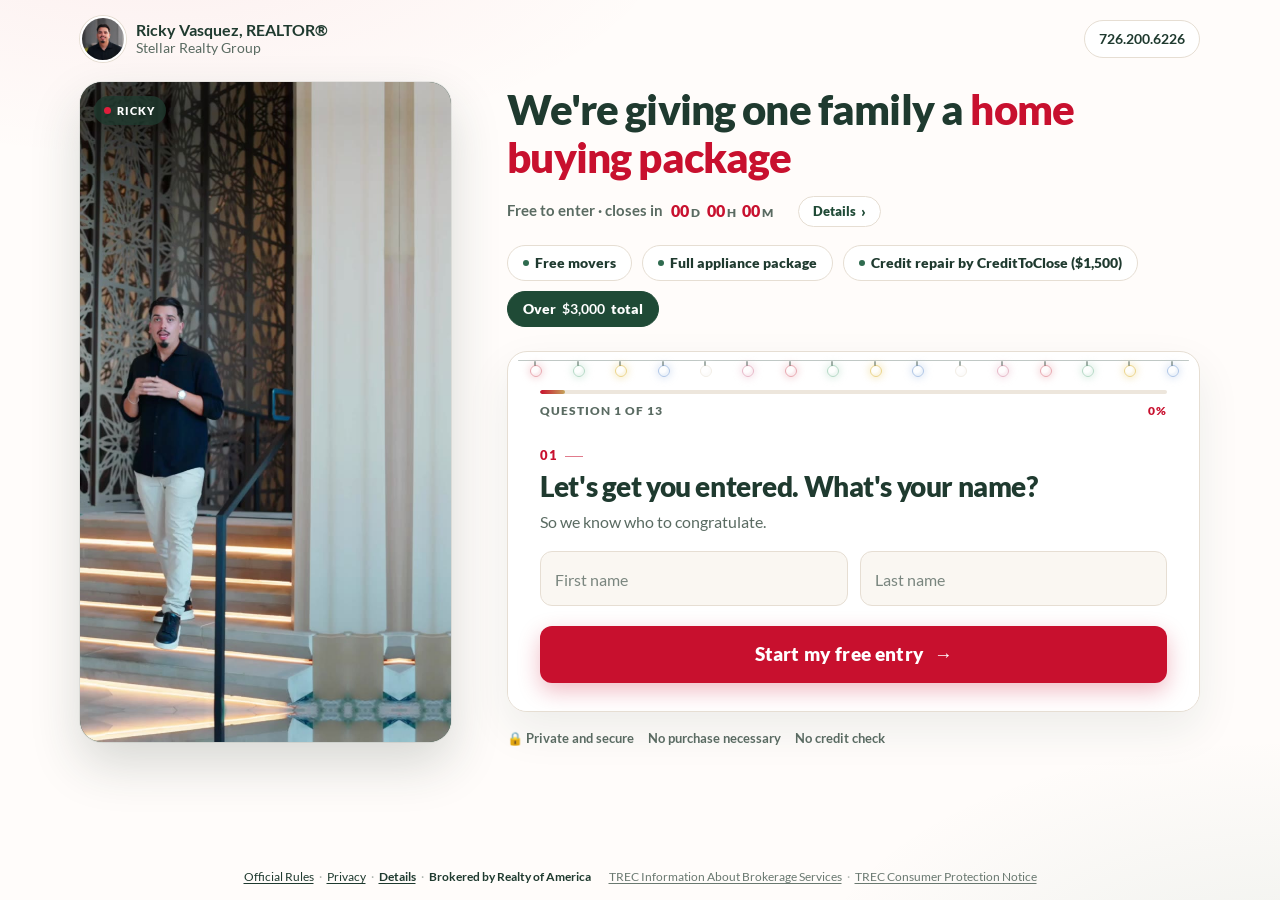
<file: index.html>
<!DOCTYPE html>
<html lang="en">
<head>
<meta charset="UTF-8">
<meta name="viewport" content="width=device-width, initial-scale=1, viewport-fit=cover">
<meta name="theme-color" content="#FFFCFA">
<title>Win the Home Buying Package | Ricky Vasquez, REALTOR®</title>
<meta name="description" content="One San Antonio future homeowner wins free credit repair, free movers and a full appliance package. Free to enter. No purchase necessary.">
<meta property="og:title" content="The Stellar Home Giveaway">
<meta property="og:description" content="We're giving one San Antonio family a home buying package: credit repair, movers and a full appliance package. Free to enter. Ends Nov 30.">
<meta property="og:image" content="https://giveaway.stellarrealtytx.com/assets/og-giveaway.jpg?v=2">
<meta property="og:image:width" content="1200">
<meta property="og:image:height" content="630">
<meta property="og:image:alt" content="The Stellar Home Giveaway from Stellar Realty Group">
<meta property="og:url" content="https://giveaway.stellarrealtytx.com/">
<link rel="canonical" href="https://giveaway.stellarrealtytx.com/">
<meta property="og:type" content="website">
<meta name="twitter:card" content="summary_large_image">
<meta name="twitter:title" content="The Stellar Home Giveaway">
<meta name="twitter:description" content="We're giving one San Antonio family a home buying package: credit repair, movers and a full appliance package. Free to enter. Ends Nov 30.">
<meta name="twitter:image" content="https://giveaway.stellarrealtytx.com/assets/og-giveaway.jpg?v=2">
<meta name="robots" content="noindex">
<link rel="preload" href="assets/fonts/lato-900.woff2" as="font" type="font/woff2" crossorigin>
<link rel="stylesheet" href="assets/v1p.css">
<link rel="stylesheet" href="assets/noscroll.css">
<script>document.documentElement.setAttribute('data-lights','classic');</script>
</head>
<body class="ns">
<div class="ns-app">
  <header class="ns-top">
    <a class="ns-who" href="index.html" aria-label="Ricky Vasquez, REALTOR®, Stellar Realty Group">
      <img src="assets/ricky-avatar.webp" alt="Ricky Vasquez" width="44" height="44">
      <span><b>Ricky Vasquez, REALTOR®</b><span>Stellar Realty Group</span></span>
    </a>
    <a class="pill" href="tel:+17262006226">726.200.6226</a>
  </header>

  <main class="ns-main">
    <div class="ns-media">
      <div class="ns-video">
        <video id="adVideoDesk" poster="assets/ad-poster-clean.jpg" muted loop playsinline preload="none" aria-label="Ricky announcing the giveaway at the San Antonio River Walk"></video>
        <span class="tag"><i></i>Ricky</span>
      </div>
    </div>

    <section class="ns-entry" id="enter" aria-label="Enter the giveaway">
      <div class="ns-intro">
        <div class="ns-copy">
          <h1>We're giving one family a <span class="r">home buying package</span></h1>
          <div class="ns-cd" id="countdown" aria-label="Time left to enter">
            <span class="lbl">Free to enter · closes in</span>
            <span class="t"><b id="cd-d">00</b><small>d</small><b id="cd-h">00</b><small>h</small><b id="cd-m">00</b><small>m</small></span>
            <button type="button" class="ns-details" data-info="how">Details</button>
          </div>
        </div>
        <div class="ns-tile"><video id="adVideoTile" poster="assets/ad-poster-clean.jpg" muted loop playsinline preload="none" aria-label="Ricky announcing the giveaway at the San Antonio River Walk"></video></div>
      </div>
      <ul class="ns-chips" aria-label="What the winner gets">
        <li><button type="button" data-info="prizes"><i></i>Free movers</button></li>
        <li><button type="button" data-info="prizes"><i></i>Full appliance package</button></li>
        <li><button type="button" data-info="prizes"><i></i>Credit repair by CreditToClose ($1,500)</button></li>
        <li class="tot"><button type="button" data-info="prizes">Over <b>$3,000</b> total</button></li>
      </ul>

      <div class="form-shell" id="formCard"><div class="lights twinkle xlights-classic" aria-hidden="true"><i></i><i></i><i></i><i></i><i></i><i></i><i></i><i></i><i></i><i></i><i></i><i></i><i></i><i></i><i></i><i></i></div><div class="xlights xlights-l1" aria-hidden="true">
  <svg class="xl-wire" viewBox="0 0 100 40" preserveAspectRatio="none" xmlns="http://www.w3.org/2000/svg"><path d="M0 4 Q 25.0 26 50 4 M50 4 Q 75.0 26 100 4" fill="none" stroke="#1A3A2C" stroke-width="0.7" stroke-linecap="round"/></svg>
  <span class="c9" style="left:9.00%;top:18.5px;--rot:4.5deg;--bulb:#C8102E"></span><span class="c9" style="left:19.00%;top:22.4px;--rot:-15.2deg;--bulb:#F4C430"></span><span class="c9" style="left:27.50%;top:22.9px;--rot:-7.2deg;--bulb:#2F6B4F"></span><span class="c9" style="left:44.00%;top:16.6px;--rot:-8.9deg;--bulb:#FFF6E0"></span><span class="c9" style="left:59.00%;top:18.5px;--rot:7.6deg;--bulb:#C8102E"></span><span class="c9" style="left:77.50%;top:22.9px;--rot:5.7deg;--bulb:#F4C430"></span><span class="c9" style="left:86.00%;top:20.9px;--rot:12.5deg;--bulb:#2F6B4F"></span>
</div><div class="xlights xlights-l2" aria-hidden="true">
  <svg class="xl-wire thin" viewBox="0 0 100 24" preserveAspectRatio="none" xmlns="http://www.w3.org/2000/svg"><path d="M0 4 Q 25 18 50 5 Q 75 19 100 4" fill="none" stroke="#2A4036" stroke-width="0.3" stroke-linecap="round" opacity=".5"/></svg>
  <span class="bokeh" style="left:52.6%;top:19.5px;width:42px;height:42px;opacity:0.14"></span><span class="bokeh" style="left:69.9%;top:14.3px;width:34px;height:34px;opacity:0.18"></span><span class="bokeh" style="left:62.7%;top:4.0px;width:31px;height:31px;opacity:0.21"></span><span class="bokeh" style="left:90.8%;top:17.8px;width:27px;height:27px;opacity:0.22"></span><span class="bokeh" style="left:21.1%;top:18.4px;width:43px;height:43px;opacity:0.19"></span><span class="fairy" style="left:1.73%;top:6.9px;width:2.5px;height:2.5px;opacity:0.69;--d:1.26s"></span><span class="fairy" style="left:7.21%;top:12.4px;width:3.8px;height:3.8px;opacity:0.82;--d:0.55s"></span><span class="fairy" style="left:13.44%;top:18.1px;width:2.4px;height:2.4px;opacity:0.92;--d:1.75s"></span><span class="fairy" style="left:18.70%;top:16.9px;width:4.5px;height:4.5px;opacity:0.73;--d:0.23s"></span><span class="fairy" style="left:23.96%;top:15.9px;width:3.7px;height:3.7px;opacity:0.92;--d:1.82s"></span><span class="fairy" style="left:30.04%;top:10.1px;width:3.2px;height:3.2px;opacity:0.82;--d:2.07s"></span><span class="fairy" style="left:35.70%;top:8.7px;width:3.7px;height:3.7px;opacity:0.88;--d:0.11s"></span><span class="fairy" style="left:40.78%;top:12.9px;width:2.6px;height:2.6px;opacity:0.69;--d:0.25s"></span><span class="fairy" style="left:46.40%;top:17.6px;width:3.2px;height:3.2px;opacity:0.75;--d:0.52s"></span><span class="fairy" style="left:51.94%;top:18.8px;width:3.8px;height:3.8px;opacity:0.84;--d:0.43s"></span><span class="fairy" style="left:58.05%;top:13.6px;width:3.2px;height:3.2px;opacity:1.00;--d:1.60s"></span><span class="fairy" style="left:63.40%;top:9.4px;width:4.3px;height:4.3px;opacity:0.91;--d:0.57s"></span><span class="fairy" style="left:68.33%;top:6.6px;width:3.0px;height:3.0px;opacity:0.68;--d:2.36s"></span><span class="fairy" style="left:74.90%;top:13.7px;width:3.8px;height:3.8px;opacity:0.76;--d:2.29s"></span><span class="fairy" style="left:79.95%;top:16.8px;width:2.9px;height:2.9px;opacity:0.82;--d:0.66s"></span><span class="fairy" style="left:85.66%;top:18.6px;width:3.3px;height:3.3px;opacity:0.69;--d:2.49s"></span><span class="fairy" style="left:91.12%;top:13.7px;width:2.5px;height:2.5px;opacity:0.64;--d:1.57s"></span><span class="fairy" style="left:97.02%;top:8.4px;width:2.5px;height:2.5px;opacity:0.75;--d:2.49s"></span>
</div><div class="xlights xlights-l3 form" aria-hidden="true"><img src="assets/lights/lights-strip-warm.webp" alt="" width="1600" height="160"></div><div class="form-card">
      <div class="form-top">
        <div class="bar"><i id="bar"></i></div>
        <div class="row"><span id="stepLabel">Question 1 of 13</span><span id="stepPct">0%</span></div>
      </div>
      <form class="form-body" id="entryForm" novalidate autocomplete="on" data-steps="13">
        <div class="fstep active" data-step="1"><span class="qn">01</span><h3>Let's get you entered. What's your name?</h3><p class="help">So we know who to congratulate.</p><div class="fields two"><div class="fl"><input id="first_name" name="first_name" type="text" placeholder=" " autocomplete="given-name" enterkeyhint="next" autocapitalize="words" required><label for="first_name">First name</label></div><div class="fl"><input id="last_name" name="last_name" type="text" placeholder=" " autocomplete="family-name" enterkeyhint="next" autocapitalize="words" required><label for="last_name">Last name</label></div></div><div class="err" data-err>Please add your first and last name.</div><div class="nav"><button type="button" class="btn btn-primary next" data-next>Start my free entry <span class="arr">→</span></button></div></div><div class="fstep" data-step="2"><span class="qn">02</span><h3>What's the best phone to reach you if you win?</h3><p class="help">The winner is contacted by phone, text and email.</p><div class="fields"><div class="fl"><input id="phone" name="phone" type="tel" placeholder=" " autocomplete="tel" inputmode="numeric" enterkeyhint="next" required><label for="phone">Mobile phone</label></div><label class="consent"><input type="checkbox" id="sms_consent" name="sms_consent" value="yes"><span class="box"></span><span class="ct">I agree to receive calls and text messages, including automated and marketing messages, from Ricardo Vasquez and Stellar Realty Group (726.200.6226) about this giveaway and real estate services at the number above. Consent is not a condition of entry or purchase. Message frequency varies. Msg and data rates may apply. Reply STOP to opt out, HELP for help.</span></label></div><div class="err" data-err>Please enter a valid 10 digit phone number.</div><div class="nav"><button type="button" class="back" data-back aria-label="Back">←</button><button type="button" class="btn btn-primary next" data-next>Continue <span class="arr">→</span></button></div></div><div class="fstep" data-step="3"><span class="qn">03</span><h3>And your email?</h3><p class="help">We'll send your entry confirmation here.</p><div class="fields"><div class="fl"><input id="email" name="email" type="email" placeholder=" " autocomplete="email" inputmode="email" enterkeyhint="next" required><label for="email">Email address</label></div></div><div class="err" data-err>Please enter a valid email address.</div><div class="nav"><button type="button" class="back" data-back aria-label="Back">←</button><button type="button" class="btn btn-primary next" data-next>Continue <span class="arr">→</span></button></div><p class="note"><svg class="lock" viewBox="0 0 24 24" fill="none" stroke="currentColor" stroke-width="2"><rect x="5" y="11" width="14" height="10" rx="2"/><path d="M8 11V8a4 4 0 0 1 8 0v3"/></svg>Your info stays private and is never sold.</p></div><div class="fstep" data-step="4" data-field="current_situation"><span class="qn">04</span><h3>Where do you live right now?</h3><div class="opts"><button type="button" class="opt" data-v="Renting"><svg class="oi" viewBox="0 0 24 24" fill="none" stroke="currentColor" stroke-width="1.8" stroke-linecap="round" stroke-linejoin="round"><path d="M15 7a4 4 0 1 1-3.9 4.9L3 20v-3h3v-3h3l1.1-1.1A4 4 0 0 1 15 7z"/><circle cx="16" cy="8" r="1"/></svg><span class="ot"><b>Renting</b><small>Apartment or house</small></span><span class="tick"></span></button><button type="button" class="opt" data-v="Living with family"><svg class="oi" viewBox="0 0 24 24" fill="none" stroke="currentColor" stroke-width="1.8" stroke-linecap="round" stroke-linejoin="round"><circle cx="9" cy="8" r="3.5"/><path d="M2.5 20a6.5 6.5 0 0 1 13 0"/><path d="M16 4.5a3.5 3.5 0 0 1 0 7M18 14a6 6 0 0 1 3.5 6"/></svg><span class="ot"><b>Living with family</b><small>With parents or relatives</small></span><span class="tick"></span></button><button type="button" class="opt" data-v="Own a home"><svg class="oi" viewBox="0 0 24 24" fill="none" stroke="currentColor" stroke-width="1.8" stroke-linecap="round" stroke-linejoin="round"><path d="M3 11l9-7 9 7"/><path d="M5 10v10h14V10"/><path d="M10 20v-6h4v6"/></svg><span class="ot"><b>I own a home</b><small>Looking to move up or relocate</small></span><span class="tick"></span></button><button type="button" class="opt" data-v="Other"><svg class="oi" viewBox="0 0 24 24" fill="none" stroke="currentColor" stroke-width="1.8" stroke-linecap="round" stroke-linejoin="round"><circle cx="5" cy="12" r="1.5"/><circle cx="12" cy="12" r="1.5"/><circle cx="19" cy="12" r="1.5"/></svg><span class="ot"><b>Something else</b><small>Military housing, roommates, other</small></span><span class="tick"></span></button></div><div class="err" data-err>Pick one to continue.</div><div class="nav"><button type="button" class="back" data-back aria-label="Back">←</button></div></div><div class="fstep" data-step="5" data-field="buy_timeline"><span class="qn">05</span><h3>When would you like to be moved in?</h3><div class="opts"><button type="button" class="opt" data-v="0 to 3 months"><svg class="oi" viewBox="0 0 24 24" fill="none" stroke="currentColor" stroke-width="1.8" stroke-linecap="round" stroke-linejoin="round"><path d="M13 2L4 14h7l-1 8 9-12h-7z"/></svg><span class="ot"><b>As soon as possible</b><small>Within 3 months</small></span><span class="tick"></span></button><button type="button" class="opt" data-v="3 to 6 months"><svg class="oi" viewBox="0 0 24 24" fill="none" stroke="currentColor" stroke-width="1.8" stroke-linecap="round" stroke-linejoin="round"><rect x="3" y="5" width="18" height="16" rx="2"/><path d="M3 10h18M8 3v4M16 3v4"/></svg><span class="ot"><b>3 to 6 months</b></span><span class="tick"></span></button><button type="button" class="opt" data-v="6 to 12 months"><svg class="oi" viewBox="0 0 24 24" fill="none" stroke="currentColor" stroke-width="1.8" stroke-linecap="round" stroke-linejoin="round"><circle cx="12" cy="12" r="9"/><path d="M12 7v5l3 2"/></svg><span class="ot"><b>6 to 12 months</b></span><span class="tick"></span></button><button type="button" class="opt" data-v="12 months plus"><svg class="oi" viewBox="0 0 24 24" fill="none" stroke="currentColor" stroke-width="1.8" stroke-linecap="round" stroke-linejoin="round"><path d="M12 21v-9"/><path d="M12 12c0-4-3-6-7-6 0 4 3 6 7 6zM12 14c0-4 3-6 7-6 0 4-3 6-7 6z"/></svg><span class="ot"><b>A year or more</b><small>Getting ready early</small></span><span class="tick"></span></button><button type="button" class="opt" data-v="Just exploring"><svg class="oi" viewBox="0 0 24 24" fill="none" stroke="currentColor" stroke-width="1.8" stroke-linecap="round" stroke-linejoin="round"><circle cx="12" cy="12" r="9"/><path d="M15.5 8.5l-2 5-5 2 2-5z"/></svg><span class="ot"><b>Just exploring</b><small>Seeing what is possible</small></span><span class="tick"></span></button></div><div class="err" data-err>Pick one to continue.</div><div class="nav"><button type="button" class="back" data-back aria-label="Back">←</button></div></div><div class="fstep" data-step="6" data-field="sa_area_status"><span class="qn">06</span><h3>Are you in the San Antonio area?</h3><p class="help">This giveaway is open to the San Antonio area only.</p><div class="opts"><button type="button" class="opt" data-v="Live in San Antonio area"><svg class="oi" viewBox="0 0 24 24" fill="none" stroke="currentColor" stroke-width="1.8" stroke-linecap="round" stroke-linejoin="round"><path d="M12 21s7-6.2 7-12a7 7 0 0 0-14 0c0 5.8 7 12 7 12z"/><circle cx="12" cy="9" r="2.5"/></svg><span class="ot"><b>Yes, I live here</b><small>San Antonio or a nearby city</small></span><span class="tick"></span></button><button type="button" class="opt" data-v="Moving to San Antonio area"><svg class="oi" viewBox="0 0 24 24" fill="none" stroke="currentColor" stroke-width="1.8" stroke-linecap="round" stroke-linejoin="round"><path d="M1 7h13v9H1z"/><path d="M14 10h4l3 3v3h-7"/><circle cx="5.5" cy="18" r="2"/><circle cx="17.5" cy="18" r="2"/></svg><span class="ot"><b>I'm moving here</b><small>PCS orders, a new job or family</small></span><span class="tick"></span></button><button type="button" class="opt" data-v="Outside San Antonio area"><svg class="oi" viewBox="0 0 24 24" fill="none" stroke="currentColor" stroke-width="1.8" stroke-linecap="round" stroke-linejoin="round"><circle cx="12" cy="12" r="9"/><path d="M3 12h18M12 3a14 14 0 0 1 0 18M12 3a14 14 0 0 0 0 18"/></svg><span class="ot"><b>No, I live elsewhere</b></span><span class="tick"></span></button></div><div class="err" data-err>Pick one to continue.</div><div class="nav"><button type="button" class="back" data-back aria-label="Back">←</button></div></div><div class="fstep" data-step="7" data-field="preferred_area"><span class="qn">07</span><h3>Which part of town interests you?</h3><div class="opts grid2"><button type="button" class="opt" data-v="Central / Downtown"><svg class="oi" viewBox="0 0 24 24" fill="none" stroke="currentColor" stroke-width="1.8" stroke-linecap="round" stroke-linejoin="round"><path d="M3 21h18M5 21V8l6-3v16M11 21V10h8v11"/><path d="M14 13h2M14 16h2M7 11h2M7 14h2"/></svg><span class="ot"><b>Central</b><small>Downtown, Alamo Heights</small></span><span class="tick"></span></button><button type="button" class="opt" data-v="North / Stone Oak"><svg class="oi" viewBox="0 0 24 24" fill="none" stroke="currentColor" stroke-width="1.8" stroke-linecap="round" stroke-linejoin="round"><circle cx="12" cy="12" r="9"/><path d="M15.5 8.5l-2 5-5 2 2-5z"/></svg><span class="ot"><b>North</b><small>Stone Oak, Shavano</small></span><span class="tick"></span></button><button type="button" class="opt" data-v="West / Alamo Ranch"><svg class="oi" viewBox="0 0 24 24" fill="none" stroke="currentColor" stroke-width="1.8" stroke-linecap="round" stroke-linejoin="round"><circle cx="12" cy="12" r="9"/><path d="M15.5 8.5l-2 5-5 2 2-5z"/></svg><span class="ot"><b>West</b><small>Alamo Ranch, Westover Hills</small></span><span class="tick"></span></button><button type="button" class="opt" data-v="Northeast / Converse / Live Oak"><svg class="oi" viewBox="0 0 24 24" fill="none" stroke="currentColor" stroke-width="1.8" stroke-linecap="round" stroke-linejoin="round"><circle cx="12" cy="12" r="9"/><path d="M15.5 8.5l-2 5-5 2 2-5z"/></svg><span class="ot"><b>Northeast</b><small>Live Oak, Converse</small></span><span class="tick"></span></button><button type="button" class="opt" data-v="South Side"><svg class="oi" viewBox="0 0 24 24" fill="none" stroke="currentColor" stroke-width="1.8" stroke-linecap="round" stroke-linejoin="round"><circle cx="12" cy="12" r="9"/><path d="M15.5 8.5l-2 5-5 2 2-5z"/></svg><span class="ot"><b>South Side</b><small>Southside, Brooks</small></span><span class="tick"></span></button><button type="button" class="opt" data-v="Schertz / Cibolo / New Braunfels"><svg class="oi" viewBox="0 0 24 24" fill="none" stroke="currentColor" stroke-width="1.8" stroke-linecap="round" stroke-linejoin="round"><circle cx="12" cy="12" r="9"/><path d="M15.5 8.5l-2 5-5 2 2-5z"/></svg><span class="ot"><b>Schertz, Cibolo</b><small>New Braunfels, Randolph</small></span><span class="tick"></span></button><button type="button" class="opt" data-v="Boerne / Helotes"><svg class="oi" viewBox="0 0 24 24" fill="none" stroke="currentColor" stroke-width="1.8" stroke-linecap="round" stroke-linejoin="round"><path d="M12 21v-9"/><path d="M12 12c0-4-3-6-7-6 0 4 3 6 7 6zM12 14c0-4 3-6 7-6 0 4-3 6-7 6z"/></svg><span class="ot"><b>Hill Country</b><small>Boerne, Helotes</small></span><span class="tick"></span></button><button type="button" class="opt" data-v="Not sure yet"><svg class="oi" viewBox="0 0 24 24" fill="none" stroke="currentColor" stroke-width="1.8" stroke-linecap="round" stroke-linejoin="round"><circle cx="12" cy="12" r="9"/><path d="M9.5 9.5a2.5 2.5 0 1 1 3.5 2.3c-.7.3-1 .8-1 1.5V14"/><circle cx="12" cy="17" r=".6"/></svg><span class="ot"><b>Not sure yet</b><small>Help me decide</small></span><span class="tick"></span></button></div><div class="err" data-err>Pick one to continue.</div><div class="nav"><button type="button" class="back" data-back aria-label="Back">←</button></div></div><div class="fstep" data-step="8" data-field="price_range"><span class="qn">08</span><h3>What price range feels right?</h3><p class="help">A rough idea is perfect.</p><div class="opts grid2"><button type="button" class="opt" data-v="Under $200K"><svg class="oi" viewBox="0 0 24 24" fill="none" stroke="currentColor" stroke-width="1.8" stroke-linecap="round" stroke-linejoin="round"><path d="M3 17l5-5 4 4 8-8"/><path d="M14 8h6v6"/></svg><span class="ot"><b>Under $200K</b></span><span class="tick"></span></button><button type="button" class="opt" data-v="$200K to $300K"><svg class="oi" viewBox="0 0 24 24" fill="none" stroke="currentColor" stroke-width="1.8" stroke-linecap="round" stroke-linejoin="round"><path d="M3 17l5-5 4 4 8-8"/><path d="M14 8h6v6"/></svg><span class="ot"><b>$200K to $300K</b></span><span class="tick"></span></button><button type="button" class="opt" data-v="$300K to $400K"><svg class="oi" viewBox="0 0 24 24" fill="none" stroke="currentColor" stroke-width="1.8" stroke-linecap="round" stroke-linejoin="round"><path d="M3 17l5-5 4 4 8-8"/><path d="M14 8h6v6"/></svg><span class="ot"><b>$300K to $400K</b></span><span class="tick"></span></button><button type="button" class="opt" data-v="$400K to $500K"><svg class="oi" viewBox="0 0 24 24" fill="none" stroke="currentColor" stroke-width="1.8" stroke-linecap="round" stroke-linejoin="round"><path d="M3 17l5-5 4 4 8-8"/><path d="M14 8h6v6"/></svg><span class="ot"><b>$400K to $500K</b></span><span class="tick"></span></button><button type="button" class="opt" data-v="$500K plus"><svg class="oi" viewBox="0 0 24 24" fill="none" stroke="currentColor" stroke-width="1.8" stroke-linecap="round" stroke-linejoin="round"><path d="M3 17l5-5 4 4 8-8"/><path d="M14 8h6v6"/></svg><span class="ot"><b>$500K and up</b></span><span class="tick"></span></button><button type="button" class="opt" data-v="Not sure"><svg class="oi" viewBox="0 0 24 24" fill="none" stroke="currentColor" stroke-width="1.8" stroke-linecap="round" stroke-linejoin="round"><circle cx="12" cy="12" r="9"/><path d="M9.5 9.5a2.5 2.5 0 1 1 3.5 2.3c-.7.3-1 .8-1 1.5V14"/><circle cx="12" cy="17" r=".6"/></svg><span class="ot"><b>Not sure yet</b></span><span class="tick"></span></button></div><div class="err" data-err>Pick one to continue.</div><div class="nav"><button type="button" class="back" data-back aria-label="Back">←</button></div></div><div class="fstep" data-step="9" data-field="preapproval_status"><span class="qn">09</span><h3>Are you preapproved for a mortgage?</h3><div class="opts"><button type="button" class="opt" data-v="Yes"><svg class="oi" viewBox="0 0 24 24" fill="none" stroke="currentColor" stroke-width="1.8" stroke-linecap="round" stroke-linejoin="round"><path d="M6 3h9l4 4v14H6z"/><path d="M14 3v5h5M9 13h7M9 17h5"/></svg><span class="ot"><b>Yes, I'm preapproved</b><small>I have a letter from a lender</small></span><span class="tick"></span></button><button type="button" class="opt" data-v="Not yet, want to be"><svg class="oi" viewBox="0 0 24 24" fill="none" stroke="currentColor" stroke-width="1.8" stroke-linecap="round" stroke-linejoin="round"><path d="M12 21v-9"/><path d="M12 12c0-4-3-6-7-6 0 4 3 6 7 6zM12 14c0-4 3-6 7-6 0 4-3 6-7 6z"/></svg><span class="ot"><b>Not yet</b><small>But I'd like to be</small></span><span class="tick"></span></button><button type="button" class="opt" data-v="No"><svg class="oi" viewBox="0 0 24 24" fill="none" stroke="currentColor" stroke-width="1.8" stroke-linecap="round" stroke-linejoin="round"><circle cx="12" cy="12" r="9"/><path d="M9 9l6 6M15 9l-6 6"/></svg><span class="ot"><b>No</b></span><span class="tick"></span></button></div><div class="err" data-err>Pick one to continue.</div><div class="nav"><button type="button" class="back" data-back aria-label="Back">←</button></div></div><div class="fstep" data-step="10" data-field="credit_range"><span class="qn">10</span><h3>Roughly, where is your credit today?</h3><p class="help">Your best guess is fine. This is not a credit check.</p><div class="opts grid2"><button type="button" class="opt" data-v="720 plus"><svg class="oi" viewBox="0 0 24 24" fill="none" stroke="currentColor" stroke-width="1.8" stroke-linecap="round" stroke-linejoin="round"><path d="M4 18a8 8 0 1 1 16 0"/><path d="M12 18l4-6"/></svg><span class="ot"><b>720 and up</b><small>Excellent</small></span><span class="tick"></span></button><button type="button" class="opt" data-v="680 to 719"><svg class="oi" viewBox="0 0 24 24" fill="none" stroke="currentColor" stroke-width="1.8" stroke-linecap="round" stroke-linejoin="round"><path d="M4 18a8 8 0 1 1 16 0"/><path d="M12 18l4-6"/></svg><span class="ot"><b>680 to 719</b><small>Good</small></span><span class="tick"></span></button><button type="button" class="opt" data-v="620 to 679"><svg class="oi" viewBox="0 0 24 24" fill="none" stroke="currentColor" stroke-width="1.8" stroke-linecap="round" stroke-linejoin="round"><path d="M4 18a8 8 0 1 1 16 0"/><path d="M12 18l4-6"/></svg><span class="ot"><b>620 to 679</b><small>Fair</small></span><span class="tick"></span></button><button type="button" class="opt" data-v="580 to 619"><svg class="oi" viewBox="0 0 24 24" fill="none" stroke="currentColor" stroke-width="1.8" stroke-linecap="round" stroke-linejoin="round"><path d="M4 18a8 8 0 1 1 16 0"/><path d="M12 18l4-6"/></svg><span class="ot"><b>580 to 619</b><small>Building</small></span><span class="tick"></span></button><button type="button" class="opt" data-v="Under 580"><svg class="oi" viewBox="0 0 24 24" fill="none" stroke="currentColor" stroke-width="1.8" stroke-linecap="round" stroke-linejoin="round"><path d="M4 18a8 8 0 1 1 16 0"/><path d="M12 18l4-6"/></svg><span class="ot"><b>Under 580</b><small>Needs work</small></span><span class="tick"></span></button><button type="button" class="opt" data-v="Not sure"><svg class="oi" viewBox="0 0 24 24" fill="none" stroke="currentColor" stroke-width="1.8" stroke-linecap="round" stroke-linejoin="round"><circle cx="12" cy="12" r="9"/><path d="M9.5 9.5a2.5 2.5 0 1 1 3.5 2.3c-.7.3-1 .8-1 1.5V14"/><circle cx="12" cy="17" r=".6"/></svg><span class="ot"><b>Not sure</b><small>No idea yet</small></span><span class="tick"></span></button></div><div class="err" data-err>Pick one to continue.</div><div class="nav"><button type="button" class="back" data-back aria-label="Back">←</button></div></div><div class="fstep" data-step="11" data-field="military_veteran"><span class="qn">11</span><h3>Are you military or a veteran?</h3><p class="help">Including active duty, Guard, Reserve and military spouses.</p><div class="opts grid2"><button type="button" class="opt" data-v="Yes"><svg class="oi" viewBox="0 0 24 24" fill="none" stroke="currentColor" stroke-width="1.8" stroke-linecap="round" stroke-linejoin="round"><circle cx="12" cy="15" r="5"/><path d="M8.5 11L6 3h4l2 5 2-5h4l-2.5 8"/></svg><span class="ot"><b>Yes</b><small>Thank you for your service</small></span><span class="tick"></span></button><button type="button" class="opt" data-v="No"><svg class="oi" viewBox="0 0 24 24" fill="none" stroke="currentColor" stroke-width="1.8" stroke-linecap="round" stroke-linejoin="round"><circle cx="12" cy="12" r="9"/><path d="M9 9l6 6M15 9l-6 6"/></svg><span class="ot"><b>No</b></span><span class="tick"></span></button></div><div class="err" data-err>Pick one to continue.</div><div class="nav"><button type="button" class="back" data-back aria-label="Back">←</button></div></div><div class="fstep" data-step="12" data-field="first_time_buyer"><span class="qn">12</span><h3>Would this be your first home?</h3><div class="opts grid2"><button type="button" class="opt" data-v="Yes"><svg class="oi" viewBox="0 0 24 24" fill="none" stroke="currentColor" stroke-width="1.8" stroke-linecap="round" stroke-linejoin="round"><path d="M12 3l2.7 5.6 6.1.9-4.4 4.3 1 6.1L12 17l-5.4 2.9 1-6.1L3.2 9.5l6.1-.9z"/></svg><span class="ot"><b>Yes, my first home</b></span><span class="tick"></span></button><button type="button" class="opt" data-v="No"><svg class="oi" viewBox="0 0 24 24" fill="none" stroke="currentColor" stroke-width="1.8" stroke-linecap="round" stroke-linejoin="round"><path d="M3 11l9-7 9 7"/><path d="M5 10v10h14V10"/><path d="M10 20v-6h4v6"/></svg><span class="ot"><b>No, I've owned before</b></span><span class="tick"></span></button></div><div class="err" data-err>Pick one to continue.</div><div class="nav"><button type="button" class="back" data-back aria-label="Back">←</button></div></div><div class="fstep" data-step="13"><span class="qn">13</span><h3>Last one. What's the biggest thing holding you back?</h3><p class="help">Optional. Credit, down payment, timing, anything at all.</p><div class="fields"><div class="fl ta"><textarea id="biggest_obstacle" name="biggest_obstacle" maxlength="600" placeholder=" "></textarea><label for="biggest_obstacle">Type here, or skip</label></div></div><div class="nav"><button type="button" class="back" data-back aria-label="Back">←</button><button type="submit" class="btn btn-primary next" id="submitBtn">Submit my entry <span class="arr">→</span></button></div><p class="note">By submitting, you agree to the <a href="rules.html">Official Rules</a>. No purchase necessary. You do not have to use any services from Ricardo Vasquez, Stellar Realty Group or CreditToClose to enter or win. Prizes are redeemed with a home purchase through Stellar Realty Group (see <a href="rules.html">Official Rules</a>).</p></div>
        <div class="fstep sending" data-step="sending"><div class="spinner"></div><h3 style="text-align:center;margin-top:18px">Locking in your entry…</h3></div>
        <input type="text" name="company_website" tabindex="-1" autocomplete="off" class="hp" aria-hidden="true">
      </form>
    </div></div>
      <p class="ns-trust"><span>🔒 Private and secure</span><span>No purchase necessary</span><span>No credit check</span></p>
    </section>
  </main>

  <div class="ns-foot" role="contentinfo">
    <p><a href="rules.html">Official Rules</a><span class="sep">·</span><a href="privacy.html">Privacy</a><span class="sep">·</span><button type="button" class="ns-link" data-info="prizes">Details</button><span class="sep">·</span><span class="brk">Brokered by Realty of America</span></p>
    <p class="trec"><a href="assets/IABS-Ricardo-Vasquez-Realty-of-America.pdf" target="_blank" rel="noopener">TREC Information About Brokerage Services</a><span class="sep">·</span><a href="https://www.trec.texas.gov/sites/default/files/pdf-forms/CN%201-5.pdf" target="_blank" rel="noopener">TREC Consumer Protection Notice</a></p>
  </div>
</div>

<dialog class="ns-sheet" id="info" aria-label="Giveaway details">
  <div class="sh-head">
    <div class="sh-tabs" role="tablist">
      <button type="button" data-go="prizes">Prizes</button><button type="button" data-go="how">How it works</button><button type="button" data-go="who">Who can enter</button><button type="button" data-go="faq">FAQ</button><button type="button" data-go="about">About us</button>
    </div>
    <button type="button" class="sh-x" data-close aria-label="Close">×</button>
  </div>
  <div class="sh-body" id="infoBody">
    <section id="i-prizes">
      <span class="eyebrow">What one person wins</span>
      <h2>Everything from ready to moved in.</h2>
      <p class="lead">Three pieces that usually stand between renting and owning, in one package for one winner.</p>
      <div class="sh-prizes">
        <article><div class="ico"><svg viewBox="0 0 24 24" fill="none" stroke="#2F6B4F" stroke-width="2" stroke-linecap="round" stroke-linejoin="round"><path d="M3 17l5-5 4 4 8-8"/><path d="M14 8h6v6"/></svg></div><div><h3>Free credit repair</h3><p>Mortgage readiness credit repair from CreditToClose. Your file is reviewed, disputes are sent where appropriate, and progress is tracked toward preapproval.</p><div class="by">Provided by CreditToClose · valued at $1,500</div></div></article>
        <article><div class="ico"><svg viewBox="0 0 24 24" fill="none" stroke="#C8102E" stroke-width="2" stroke-linecap="round" stroke-linejoin="round"><path d="M1 7h13v9H1z"/><path d="M14 10h4l3 3v3h-7"/><circle cx="5.5" cy="18" r="2"/><circle cx="17.5" cy="18" r="2"/></svg></div><div><h3>Free movers</h3><p>Full moving help. Packing, loading and delivery into your new home are covered, including if you're relocating to San Antonio.</p><div class="by">Provided by Stellar Realty Group</div></div></article>
        <article><div class="ico"><svg viewBox="0 0 24 24" fill="none" stroke="#C4A35A" stroke-width="2" stroke-linecap="round" stroke-linejoin="round"><rect x="5" y="2" width="14" height="20" rx="2"/><path d="M5 9h14"/><path d="M9 5v1M9 12v3"/></svg></div><div><h3>Full appliance package</h3><p>The fridge, washer and dryer most homes don't come with, plus a stove, microwave and dishwasher.</p><div class="by">Provided by Stellar Realty Group</div></div></article>
      </div>
      <p class="sh-total"><b>Total package valued at over $3,000.</b> See the <a href="rules.html">Official Rules</a> for prize details and approximate retail value.</p>
      <p class="sh-note">The prizes are redeemed with a home purchase through Stellar Realty Group, with Ricky as the winner's agent, closing by June 4, 2027. Entering is still free.</p>
    </section>
    <section id="i-how">
      <span class="eyebrow">How it works</span>
      <h2>Three steps. One winner.</h2>
      <p class="lead">It takes about a minute. No purchase, no cost and no obligation to work with anyone.</p>
      <ol class="sh-steps">
        <li><b>Enter on this page</b><span>Add your name, phone and email so we can reach you if you win.</span></li>
        <li><b>Answer a few questions</b><span>Tell us where you are in your home buying journey. Quick taps, no wrong answers.</span></li>
        <li><b>One winner is chosen</b><span>Winner announced by December 4, 2026, then contacted by phone and email.</span></li>
      </ol>
    </section>
    <section id="i-who">
      <span class="eyebrow">Who can enter</span>
      <h2>Future San Antonio homeowners.</h2>
      <p>Legal U.S. residents 18 and older who want to become a homeowner, including first time buyers and veterans, and who live in the San Antonio area or are relocating here. See the <a href="rules.html">Official Rules</a> for the exact eligible area.</p>
      <p>If you're relocating here for PCS orders, a new job or family, you can enter, and the free movers can bring you to your new San Antonio home.</p>
      <p>Entries close November 30, 2026 at 11:59 PM CT. One entry per person.</p>
    </section>
    <section id="i-faq">
      <span class="eyebrow">Questions</span>
      <h2>Good to know.</h2>
      <div class="faq">
        <details open><summary>Is it really free to enter?</summary><p>Yes. No purchase or payment of any kind is necessary to enter or win, and a purchase will not improve your chances.</p></details>
        <details><summary>Do I have to buy a home with Ricky to win?</summary><p>No. Entering is free, and you don't need to buy anything to enter or win. Just so you know up front: the prizes are used when the winner buys their home with us at Stellar Realty Group, with Ricky as their agent, closing within 6 months after the drawing (by June 4, 2027). If the winner buys with someone else or after that date, the prizes don't carry over. Full details are in the <a href="rules.html">Official Rules</a>.</p></details>
        <details><summary>I'm moving to San Antonio. Can I enter?</summary><p>Yes. If you're relocating here for PCS orders, a new job or family, you can enter, and the free movers can bring you to your new San Antonio home.</p></details>
        <details><summary>Who can enter?</summary><p>Legal U.S. residents 18 and older who want to become a homeowner, including first time buyers and veterans, and who live in the San Antonio area or are relocating here. See the <a href="rules.html">Official Rules</a> for the exact eligible area.</p></details>
        <details><summary>When does it end and how is the winner picked?</summary><p>Entries close November 30, 2026 at 11:59 PM CT. Winner announced by December 4, 2026 and contacted by phone and email. Full details are in the <a href="rules.html">Official Rules</a>.</p></details>
        <details><summary>What if I'm not ready to buy yet?</summary><p>Enter anyway. The package is built to help someone go from getting financially ready to moving in, so it's fine if you're just starting.</p></details>
        <details><summary>Can I enter more than once?</summary><p>One entry per person. Duplicate entries are not counted.</p></details>
        <details><summary>Will you check my credit?</summary><p>No. The credit question is your own estimate. Nothing on this form runs a credit check.</p></details>
      </div>
    </section>
    <section id="i-about">
      <span class="eyebrow">Who's behind this</span>
      <h2>Hey, I'm Ricky.</h2>
      <p>I'm a San Antonio REALTOR® with Stellar Realty Group, brokered by Realty of America. I help people go from "someday" to keys in hand, and a lot of that work starts long before the house hunt, with credit, budget and a real plan.</p>
      <p>This giveaway is our way of taking the three biggest hurdles off one person's plate. Whether you win or not, you'll walk away knowing your next step.</p>
      <ul class="sh-list"><li>First time buyers and growing families</li><li>Military and veterans in Military City USA</li><li>Credit and budget planning before you shop</li></ul>
      <div class="sh-strip sh-one">
        <img loading="lazy" src="assets/ricky-full.webp" alt="Ricky Vasquez, Stellar Realty Group">
      </div>
      <p class="sh-contact"><b>Ricardo Vasquez, REALTOR®</b><br><a href="tel:+17262006226">726.200.6226</a> · <a href="mailto:ricardo@stellarrealtytx.com">ricardo@stellarrealtytx.com</a> · <a href="https://www.instagram.com/rickyxvasquez/" target="_blank" rel="noopener">Instagram @rickyxvasquez</a></p>
    </section>
    <section class="sh-legal">
      <p>NO PURCHASE NECESSARY. Void where prohibited. Open to legal U.S. residents 18 and older in, or relocating to, the San Antonio area. Entries close November 30, 2026. See <a href="rules.html">Official Rules</a> for full details, eligibility, odds and prize descriptions. This promotion is in no way sponsored, endorsed, administered by or associated with Meta, Facebook or Instagram.</p>
      <p>Prize condition: the prizes can only be redeemed in connection with the winner's purchase of a home in which Stellar Realty Group (STELLAR RE GROUP LLC) represents the winner as buyer's agent, closing within 6 months after the winner is selected (by June 4, 2027). If the winner does not purchase through Stellar Realty Group within that window, the prizes are forfeited. There is no cash alternative, and the prizes are not transferable. No purchase is necessary to enter or win.</p>
      <p><a href="assets/IABS-Ricardo-Vasquez-Realty-of-America.pdf" target="_blank" rel="noopener">TREC Information About Brokerage Services</a> · <a href="https://www.trec.texas.gov/sites/default/files/pdf-forms/CN%201-5.pdf" target="_blank" rel="noopener">TREC Consumer Protection Notice</a> · <a href="privacy.html">Privacy Policy</a></p>
      <p class="eho-line"><svg viewBox="0 0 40 40" fill="none" stroke="currentColor" stroke-width="2.6" aria-hidden="true"><path d="M4 18L20 5l16 13"/><path d="M8 15v20h24V15"/><path d="M14 22h12M14 28h12"/></svg>Equal Housing Opportunity</p>
      <p>© 2026 Stellar Realty Group. All rights reserved. Brokered by Realty of America</p>
    </section>
  </div>
  <div class="sh-foot"><button type="button" class="btn btn-primary btn-block" data-close>Back to my entry</button></div>
</dialog>

<script>
/* one screen page: start the River Walk clip that is visible, and tighten the intro once someone starts the form */
(function(){
  var desk = window.matchMedia('(min-width:860px)');
  function startVideo(){
    var v = document.getElementById(desk.matches ? 'adVideoDesk' : 'adVideoTile');
    if (!v || v.getAttribute('src')) { if (v) { var q = v.play(); if (q && q.catch) q.catch(function(){}); } return; }
    if (!v.offsetParent) return;
    v.src = 'assets/ad-loop.mp4'; v.load();
    var p = v.play(); if (p && p.catch) p.catch(function(){});
  }
  if (document.readyState === 'complete') setTimeout(startVideo, 300);
  else window.addEventListener('load', function(){ setTimeout(startVideo, 300); });
  if (desk.addEventListener) desk.addEventListener('change', startVideo);


  // details sheet: everything that used to be below the form
  var dlg = document.getElementById('info'), body = document.getElementById('infoBody');
  function openInfo(key){
    if (!dlg) return;
    if (dlg.showModal) { if (!dlg.open) dlg.showModal(); } else dlg.setAttribute('open','');
    var t = document.getElementById('i-' + key);
    body.scrollTop = t ? t.offsetTop - 4 : 0;
    mark(key);
  }
  function mark(key){ [].forEach.call(dlg.querySelectorAll('[data-go]'), function(b){ b.classList.toggle('on', b.dataset.go === key); }); }
  document.addEventListener('click', function(e){
    var o = e.target.closest('[data-info]'); if (o){ e.preventDefault(); openInfo(o.dataset.info); return; }
    var g = e.target.closest('[data-go]'); if (g){ var t = document.getElementById('i-' + g.dataset.go); if (t) body.scrollTo({top:t.offsetTop - 4, behavior:'smooth'}); mark(g.dataset.go); return; }
    if (e.target.closest('[data-close]') || e.target === dlg){ if (dlg.close) dlg.close(); else dlg.removeAttribute('open'); }
  });

  var lbl = document.getElementById('stepLabel');
  if (lbl && 'MutationObserver' in window){
    var sync = function(){ document.body.classList.toggle('started', !/^Question 1 of/.test(lbl.textContent)); };
    new MutationObserver(sync).observe(lbl, {childList:true, characterData:true, subtree:true});
  }
})();
</script>
<script src="assets/motion-v1p.js"></script>
<script src="assets/form-v1p.js"></script>
</body>
</html>
</file>
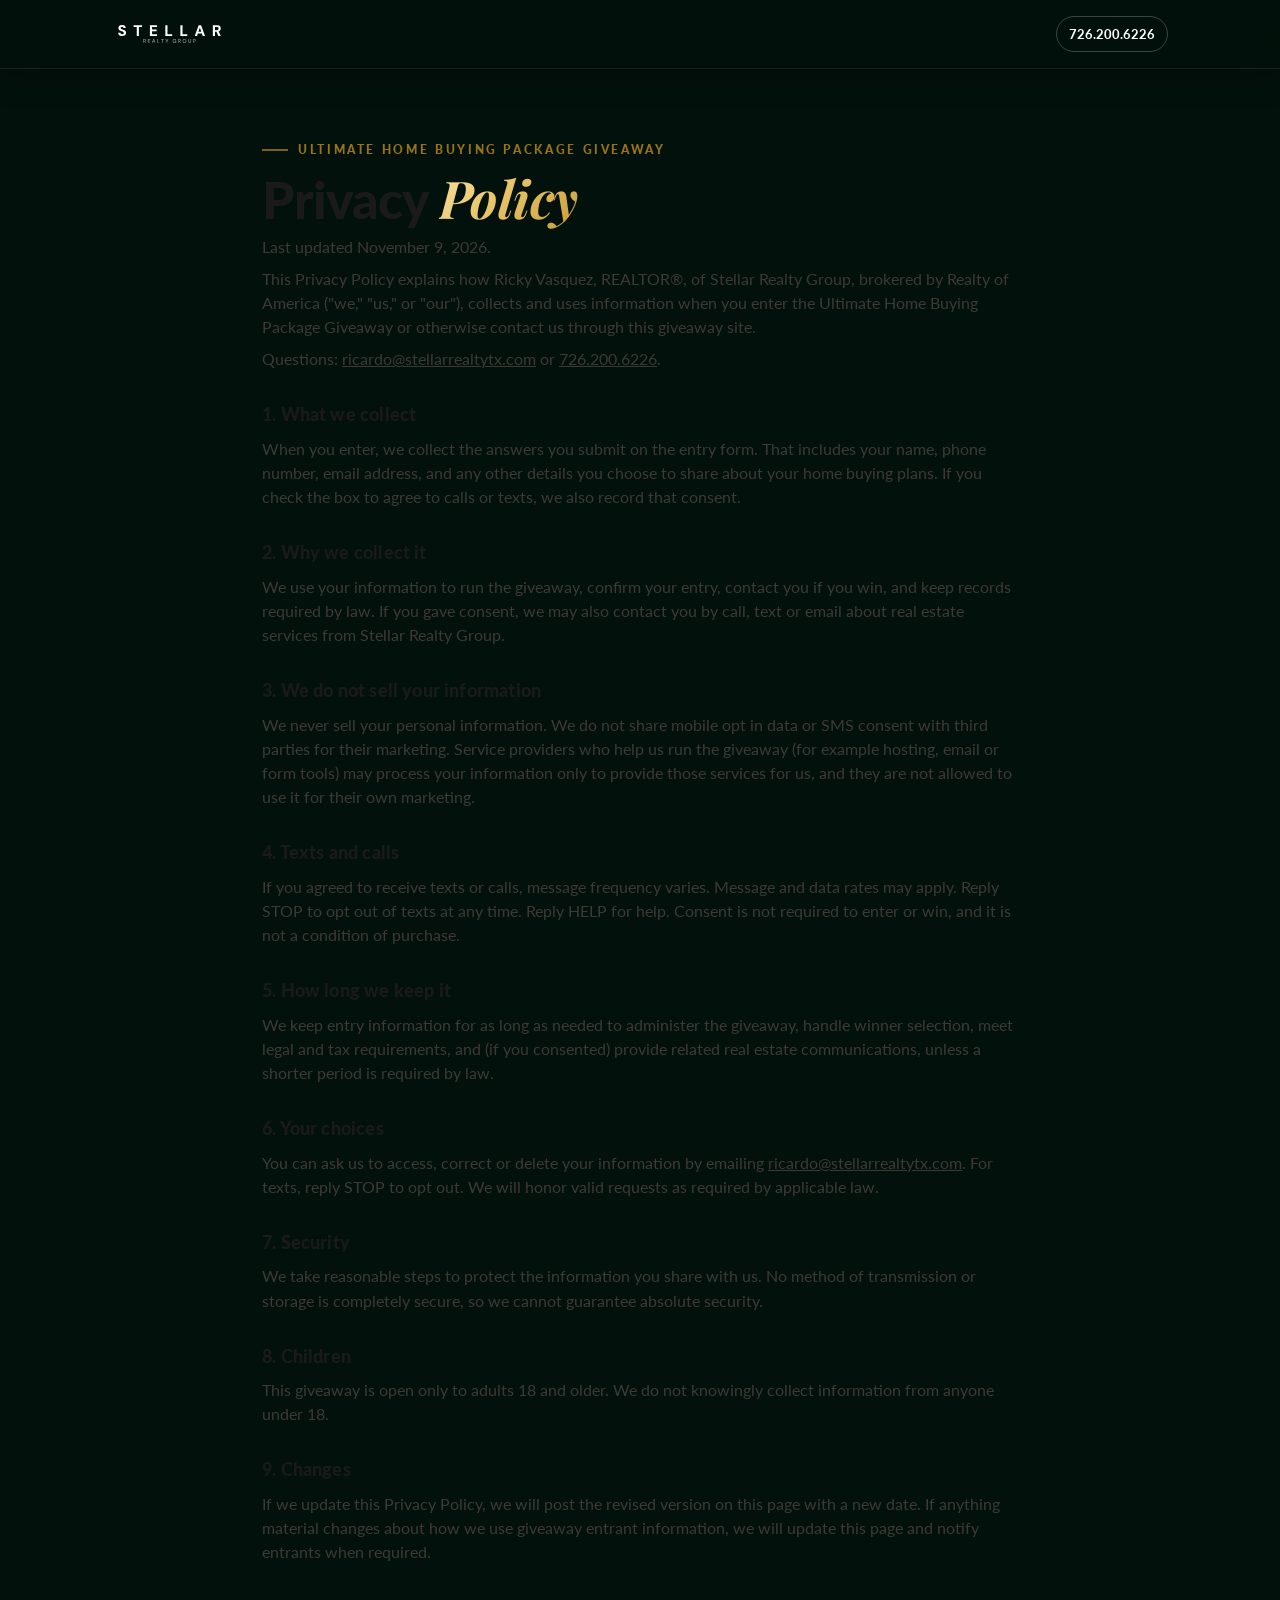
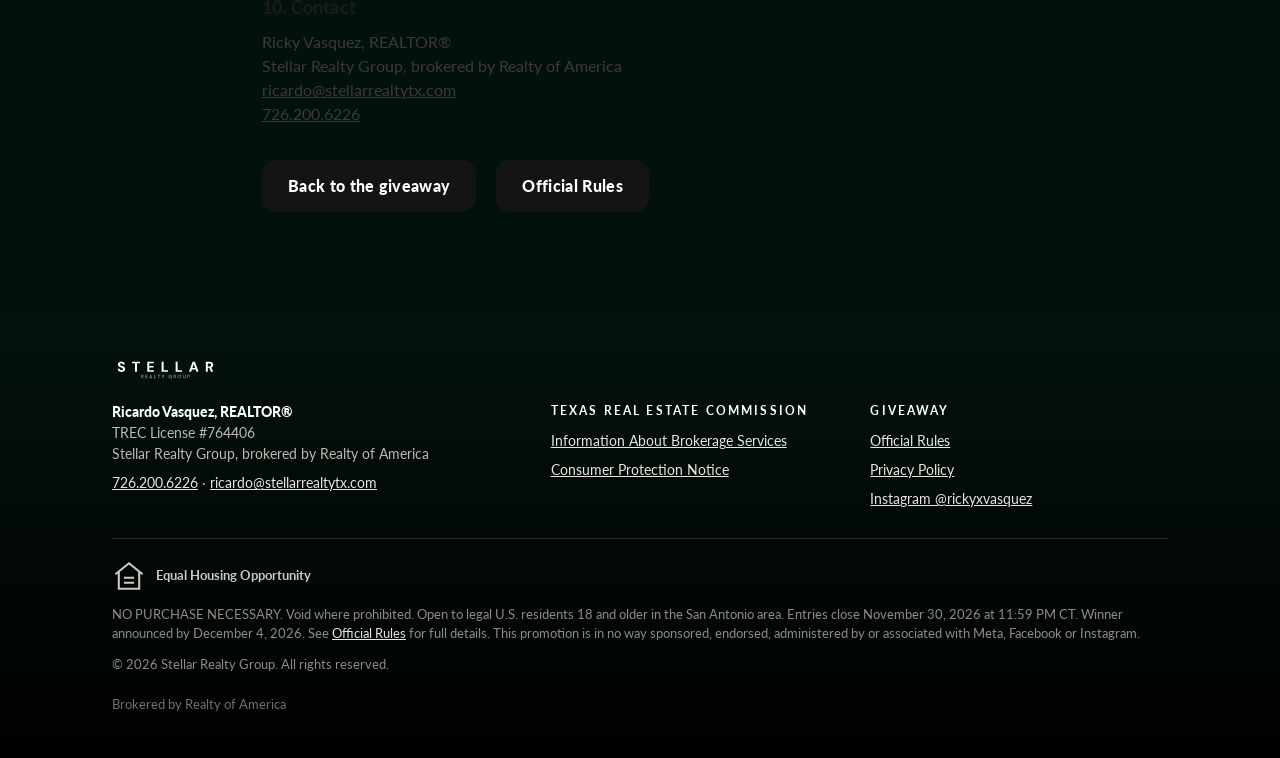
<file: privacy.html>
<!DOCTYPE html>
<html lang="en">
<head>
<meta charset="UTF-8">
<meta name="viewport" content="width=device-width, initial-scale=1, viewport-fit=cover">
<meta name="theme-color" content="#141414">
<title>Privacy Policy | Ultimate Home Buying Package Giveaway</title>
<meta name="description" content="Privacy Policy for the Ultimate Home Buying Package Giveaway from Stellar Realty Group.">
<meta name="robots" content="noindex">
<link rel="preconnect" href="https://fonts.googleapis.com"><link rel="preconnect" href="https://fonts.gstatic.com" crossorigin>
<link href="https://fonts.googleapis.com/css2?family=Lato:wght@400;700;900&family=Playfair+Display:ital,wght@1,700&display=swap" rel="stylesheet">
<script>/* THEME: set DEFAULT_THEME to the pick. Options: emerald, midnight, royal, champagne, evergreen, burgundy, ivory, white */
(function(){var DEFAULT_THEME='emerald',ok=['emerald','midnight','royal','champagne','evergreen','burgundy','ivory','white'],hol=['evergreen','burgundy','ivory'],q=new URLSearchParams(location.search).get('theme'),t=q||(function(){try{return localStorage.getItem('gw_theme')}catch(e){}})()||DEFAULT_THEME;if(/^[1-4]$/.test(t))t=ok[t-1];if(/^[hH][1-3]$/.test(t))t=hol[t.slice(1)-1];if(/^w$/i.test(t))t='white';if(ok.indexOf(t)<0)t=DEFAULT_THEME;document.documentElement.setAttribute('data-theme',t);if(hol.indexOf(t)>-1)document.documentElement.setAttribute('data-style','real');if(t==='white')document.documentElement.setAttribute('data-style','white');try{if(q)localStorage.setItem('gw_theme',t)}catch(e){}})();</script>
<link rel="stylesheet" href="assets/site.css">
<style>footer{padding-bottom:44px}</style>
</head>
<body>
<header class="top"><div class="wrap"><a href="index.html" aria-label="Stellar Realty Group"><img class="logo" src="assets/stellar-realty-group-dark.svg" alt="Stellar Realty Group"></a><a class="pill" href="tel:+17262006226">726.200.6226</a></div></header>
<main class="doc">
  <span class="eyebrow" style="color:var(--acc-txt)">Ultimate Home Buying Package Giveaway</span>
  <h1 style="margin-top:12px">Privacy <span class="kw kw-o ink">Policy</span></h1>
  <p class="updated">Last updated November 9, 2026.</p>

  <p>This Privacy Policy explains how Ricky Vasquez, REALTOR®, of Stellar Realty Group, brokered by Realty of America ("we," "us," or "our"), collects and uses information when you enter the Ultimate Home Buying Package Giveaway or otherwise contact us through this giveaway site.</p>
  <p>Questions: <a href="mailto:ricardo@stellarrealtytx.com">ricardo@stellarrealtytx.com</a> or <a href="tel:+17262006226">726.200.6226</a>.</p>

  <h2>1. What we collect</h2>
  <p>When you enter, we collect the answers you submit on the entry form. That includes your name, phone number, email address, and any other details you choose to share about your home buying plans. If you check the box to agree to calls or texts, we also record that consent.</p>

  <h2>2. Why we collect it</h2>
  <p>We use your information to run the giveaway, confirm your entry, contact you if you win, and keep records required by law. If you gave consent, we may also contact you by call, text or email about real estate services from Stellar Realty Group.</p>

  <h2>3. We do not sell your information</h2>
  <p>We never sell your personal information. We do not share mobile opt in data or SMS consent with third parties for their marketing. Service providers who help us run the giveaway (for example hosting, email or form tools) may process your information only to provide those services for us, and they are not allowed to use it for their own marketing.</p>

  <h2>4. Texts and calls</h2>
  <p>If you agreed to receive texts or calls, message frequency varies. Message and data rates may apply. Reply STOP to opt out of texts at any time. Reply HELP for help. Consent is not required to enter or win, and it is not a condition of purchase.</p>

  <h2>5. How long we keep it</h2>
  <p>We keep entry information for as long as needed to administer the giveaway, handle winner selection, meet legal and tax requirements, and (if you consented) provide related real estate communications, unless a shorter period is required by law.</p>

  <h2>6. Your choices</h2>
  <p>You can ask us to access, correct or delete your information by emailing <a href="mailto:ricardo@stellarrealtytx.com">ricardo@stellarrealtytx.com</a>. For texts, reply STOP to opt out. We will honor valid requests as required by applicable law.</p>

  <h2>7. Security</h2>
  <p>We take reasonable steps to protect the information you share with us. No method of transmission or storage is completely secure, so we cannot guarantee absolute security.</p>

  <h2>8. Children</h2>
  <p>This giveaway is open only to adults 18 and older. We do not knowingly collect information from anyone under 18.</p>

  <h2>9. Changes</h2>
  <p>If we update this Privacy Policy, we will post the revised version on this page with a new date. If anything material changes about how we use giveaway entrant information, we will update this page and notify entrants when required.</p>

  <h2>10. Contact</h2>
  <p>Ricky Vasquez, REALTOR®<br>Stellar Realty Group, brokered by Realty of America<br><a href="mailto:ricardo@stellarrealtytx.com">ricardo@stellarrealtytx.com</a><br><a href="tel:+17262006226">726.200.6226</a></p>

  <p style="margin-top:34px"><a class="btn btn-dark" href="index.html">Back to the giveaway</a> &nbsp; <a class="btn btn-dark" href="rules.html" style="margin-left:8px">Official Rules</a></p>
</main>
<footer>
  <div class="wrap">
    <img class="logo" src="assets/stellar-realty-group-dark.svg" alt="Stellar Realty Group">
    <div class="cols">
      <div>
        <p style="color:#fff;font-weight:900">Ricardo Vasquez, REALTOR®</p>
        <p>TREC License #764406</p>
        <p>Stellar Realty Group, brokered by Realty of America</p>
        <p style="margin-top:8px"><a href="tel:+17262006226">726.200.6226</a> · <a href="mailto:ricardo@stellarrealtytx.com">ricardo@stellarrealtytx.com</a></p>
      </div>
      <div>
        <h4>Texas Real Estate Commission</h4>
        <div class="links">
          <a href="assets/IABS-Ricardo-Vasquez-Realty-of-America.pdf" target="_blank" rel="noopener">Information About Brokerage Services</a>
          <a href="https://www.trec.texas.gov/sites/default/files/pdf-forms/CN%201-5.pdf" target="_blank" rel="noopener">Consumer Protection Notice</a>
        </div>
      </div>
      <div>
        <h4>Giveaway</h4>
        <div class="links">
          <a href="rules.html">Official Rules</a>
          <a href="privacy.html">Privacy Policy</a>
          <a href="https://www.instagram.com/rickyxvasquez/" target="_blank" rel="noopener">Instagram @rickyxvasquez</a>
        </div>
      </div>
    </div>
    <div class="legal">
      <div class="eho"><svg viewBox="0 0 40 40" fill="none" stroke="currentColor" stroke-width="2.4"><path d="M4 18L20 5l16 13"/><path d="M8 15v20h24V15"/><path d="M14 22h12M14 28h12"/></svg>Equal Housing Opportunity</div>
      <p>NO PURCHASE NECESSARY. Void where prohibited. Open to legal U.S. residents 18 and older in the San Antonio area. Entries close November 30, 2026 at 11:59 PM CT. Winner announced by December 4, 2026. See <a href="rules.html">Official Rules</a> for full details. This promotion is in no way sponsored, endorsed, administered by or associated with Meta, Facebook or Instagram.</p>
      <p>© 2026 Stellar Realty Group. All rights reserved.</p>
      <p class="broker-fine" style="margin-top:8px;opacity:.8">Brokered by Realty of America</p>
    </div>
  </div>
</footer>
</body>
</html>
</file>
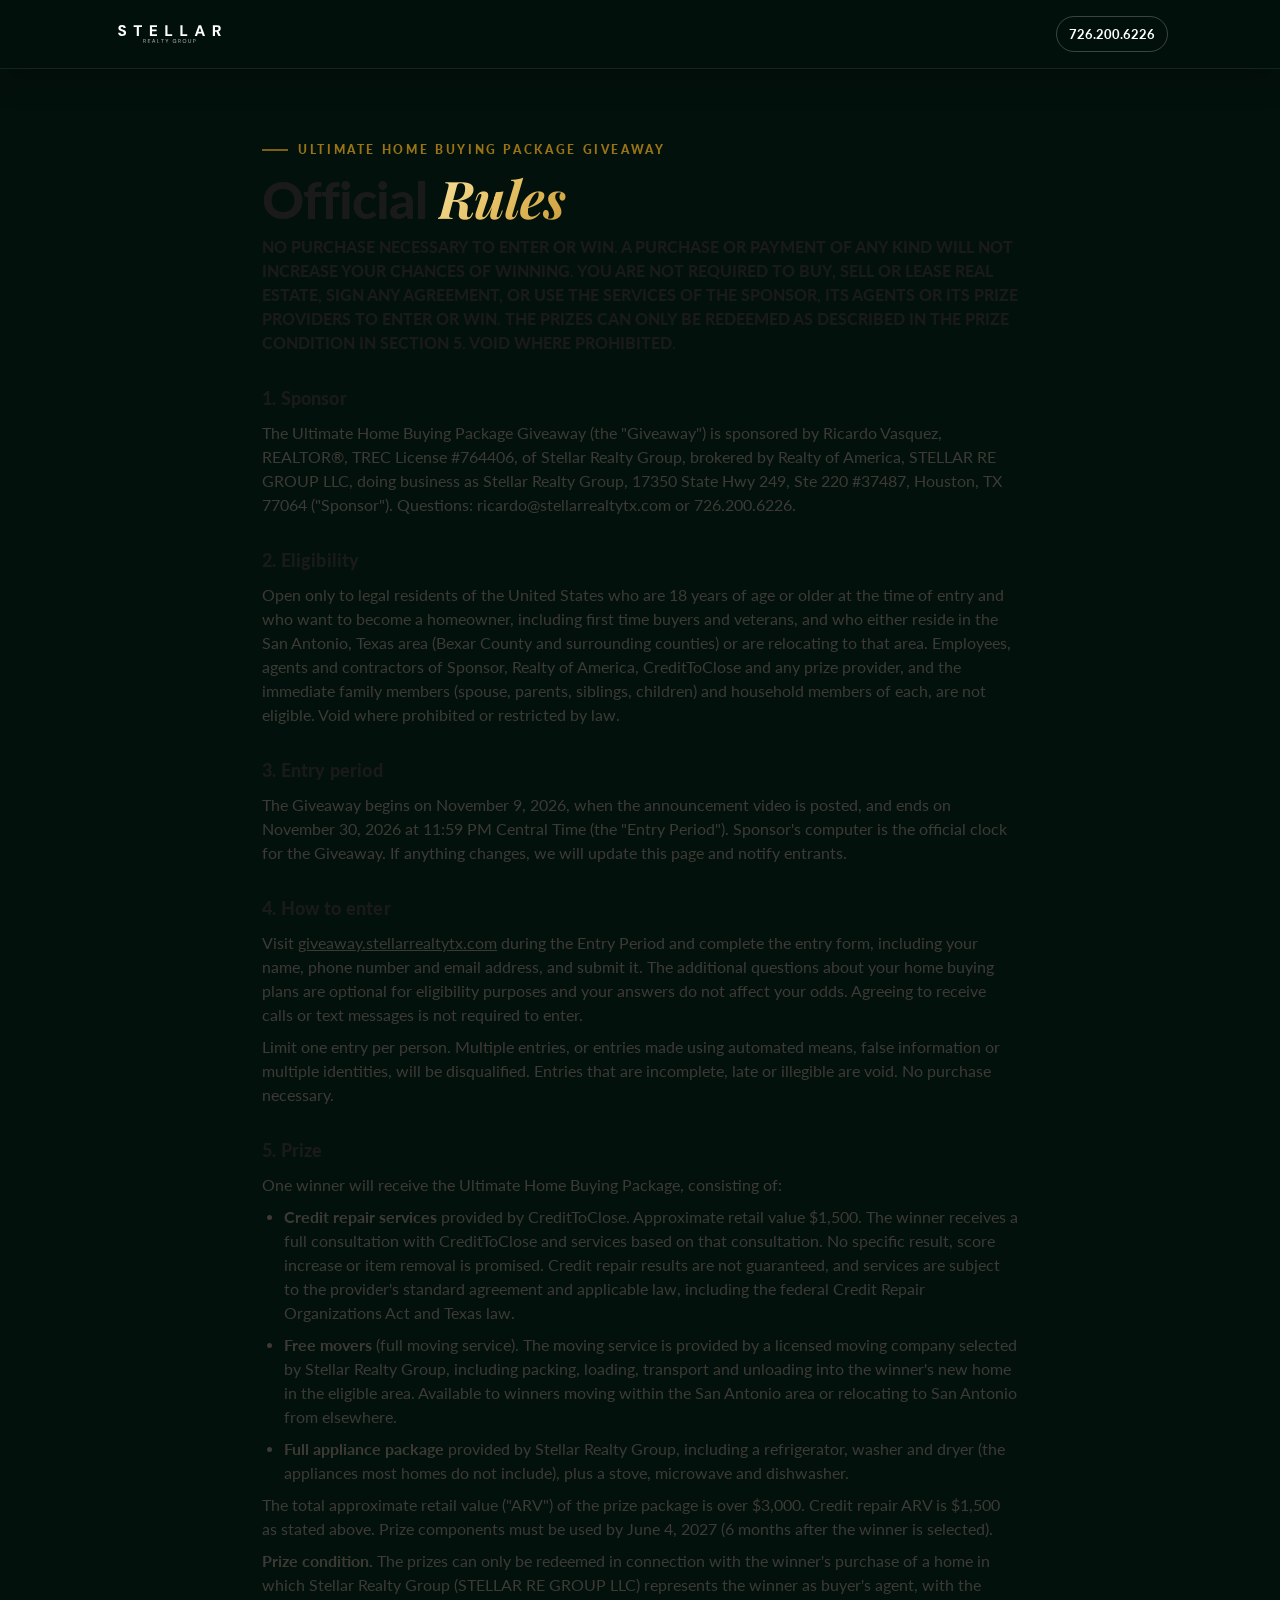
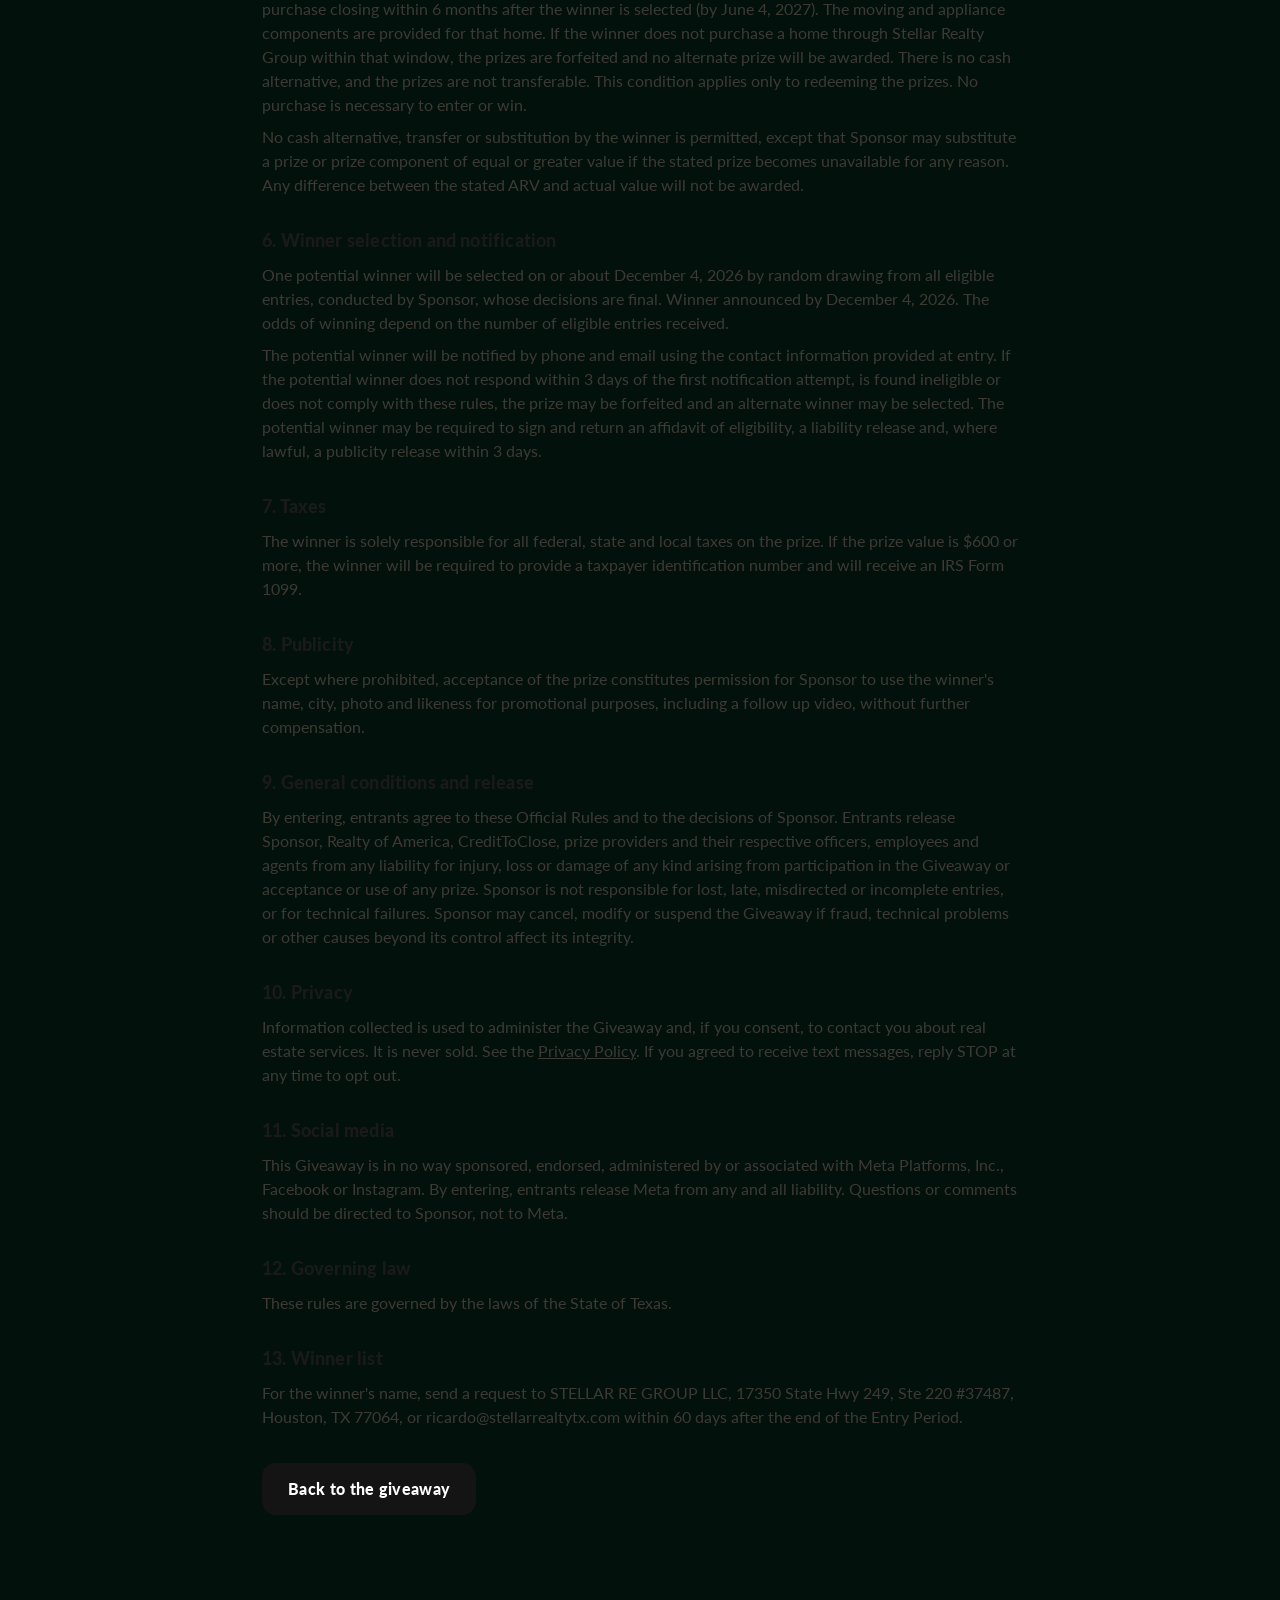
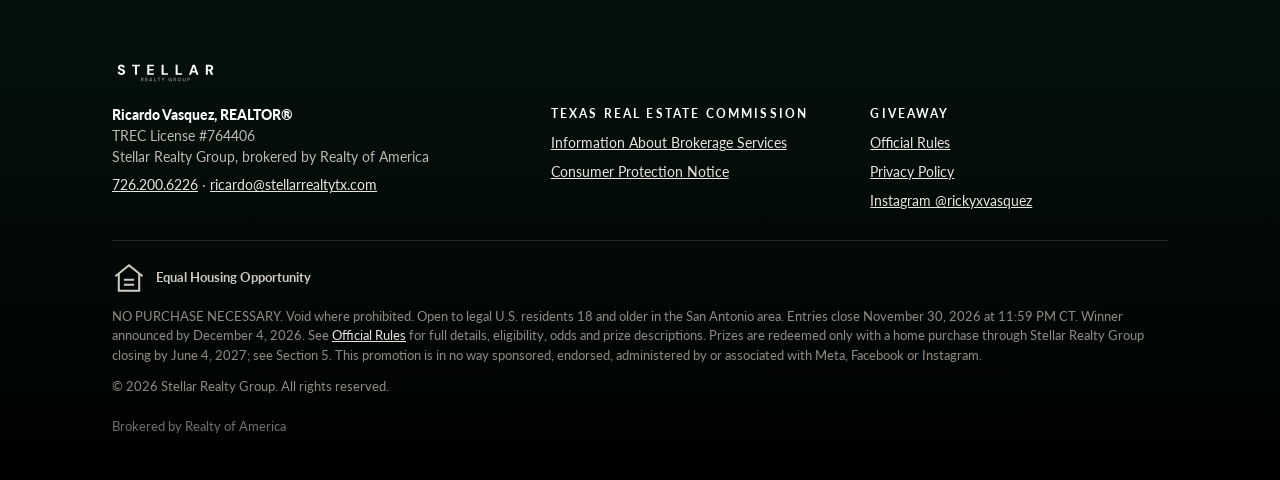
<file: rules.html>
<!DOCTYPE html>
<html lang="en">
<head>
<meta charset="UTF-8">
<meta name="viewport" content="width=device-width, initial-scale=1, viewport-fit=cover">
<meta name="theme-color" content="#141414">
<title>Official Rules | Ultimate Home Buying Package Giveaway</title>
<meta name="description" content="One San Antonio future homeowner wins free credit repair, free movers and a full appliance package. Free to enter. No purchase necessary.">
<meta property="og:title" content="The Stellar Home Giveaway">
<meta property="og:description" content="We're giving one San Antonio family a home buying package: credit repair, movers and a full appliance package. Free to enter. Ends Nov 30.">
<meta property="og:image" content="https://giveaway.stellarrealtytx.com/assets/og-giveaway.jpg?v=2">
<meta property="og:image:width" content="1200">
<meta property="og:image:height" content="630">
<meta property="og:image:alt" content="The Stellar Home Giveaway from Stellar Realty Group">
<meta property="og:url" content="https://giveaway.stellarrealtytx.com/">
<meta property="og:type" content="website">
<meta name="twitter:card" content="summary_large_image">
<meta name="twitter:title" content="The Stellar Home Giveaway">
<meta name="twitter:description" content="We're giving one San Antonio family a home buying package: credit repair, movers and a full appliance package. Free to enter. Ends Nov 30.">
<meta name="twitter:image" content="https://giveaway.stellarrealtytx.com/assets/og-giveaway.jpg?v=2">
<meta name="robots" content="noindex">
<link rel="preconnect" href="https://fonts.googleapis.com"><link rel="preconnect" href="https://fonts.gstatic.com" crossorigin>
<link href="https://fonts.googleapis.com/css2?family=Lato:wght@400;700;900&family=Playfair+Display:ital,wght@1,700&display=swap" rel="stylesheet">
<script>/* THEME: set DEFAULT_THEME to the pick. Options: emerald, midnight, royal, champagne, evergreen, burgundy, ivory, white */
(function(){var DEFAULT_THEME='emerald',ok=['emerald','midnight','royal','champagne','evergreen','burgundy','ivory','white'],hol=['evergreen','burgundy','ivory'],q=new URLSearchParams(location.search).get('theme'),t=q||(function(){try{return localStorage.getItem('gw_theme')}catch(e){}})()||DEFAULT_THEME;if(/^[1-4]$/.test(t))t=ok[t-1];if(/^[hH][1-3]$/.test(t))t=hol[t.slice(1)-1];if(/^w$/i.test(t))t='white';if(ok.indexOf(t)<0)t=DEFAULT_THEME;document.documentElement.setAttribute('data-theme',t);if(hol.indexOf(t)>-1)document.documentElement.setAttribute('data-style','real');if(t==='white')document.documentElement.setAttribute('data-style','white');try{if(q)localStorage.setItem('gw_theme',t)}catch(e){}})();</script>
<link rel="stylesheet" href="assets/site.css">
<style>footer{padding-bottom:44px}</style>
</head>
<body>
<header class="top"><div class="wrap"><a href="index.html" aria-label="Stellar Realty Group"><img class="logo" src="assets/stellar-realty-group-dark.svg" alt="Stellar Realty Group"></a><a class="pill" href="tel:+17262006226">726.200.6226</a></div></header>
<main class="doc">
  <span class="eyebrow" style="color:var(--acc-txt)">Ultimate Home Buying Package Giveaway</span>
  <h1 style="margin-top:12px">Official <span class="kw kw-o ink">Rules</span></h1>

  <p class="caps">NO PURCHASE NECESSARY TO ENTER OR WIN. A PURCHASE OR PAYMENT OF ANY KIND WILL NOT INCREASE YOUR CHANCES OF WINNING. YOU ARE NOT REQUIRED TO BUY, SELL OR LEASE REAL ESTATE, SIGN ANY AGREEMENT, OR USE THE SERVICES OF THE SPONSOR, ITS AGENTS OR ITS PRIZE PROVIDERS TO ENTER OR WIN. THE PRIZES CAN ONLY BE REDEEMED AS DESCRIBED IN THE PRIZE CONDITION IN SECTION 5. VOID WHERE PROHIBITED.</p>

  <h2>1. Sponsor</h2>
  <p>The Ultimate Home Buying Package Giveaway (the "Giveaway") is sponsored by Ricardo Vasquez, REALTOR®, TREC License #764406, of Stellar Realty Group, brokered by Realty of America, STELLAR RE GROUP LLC, doing business as Stellar Realty Group, 17350 State Hwy 249, Ste 220 #37487, Houston, TX 77064 ("Sponsor"). Questions: ricardo@stellarrealtytx.com or 726.200.6226.</p>

  <h2>2. Eligibility</h2>
  <p>Open only to legal residents of the United States who are 18 years of age or older at the time of entry and who want to become a homeowner, including first time buyers and veterans, and who either reside in the San Antonio, Texas area (Bexar County and surrounding counties) or are relocating to that area. Employees, agents and contractors of Sponsor, Realty of America, CreditToClose and any prize provider, and the immediate family members (spouse, parents, siblings, children) and household members of each, are not eligible. Void where prohibited or restricted by law.</p>

  <h2>3. Entry period</h2>
  <p>The Giveaway begins on November 9, 2026, when the announcement video is posted, and ends on November 30, 2026 at 11:59 PM Central Time (the "Entry Period"). Sponsor's computer is the official clock for the Giveaway. If anything changes, we will update this page and notify entrants.</p>

  <h2>4. How to enter</h2>
  <p>Visit <a href="https://giveaway.stellarrealtytx.com/">giveaway.stellarrealtytx.com</a> during the Entry Period and complete the entry form, including your name, phone number and email address, and submit it. The additional questions about your home buying plans are optional for eligibility purposes and your answers do not affect your odds. Agreeing to receive calls or text messages is not required to enter.</p>
  <p>Limit one entry per person. Multiple entries, or entries made using automated means, false information or multiple identities, will be disqualified. Entries that are incomplete, late or illegible are void. No purchase necessary.</p>

  <h2>5. Prize</h2>
  <p>One winner will receive the Ultimate Home Buying Package, consisting of:</p>
  <ul>
    <li><b>Credit repair services</b> provided by CreditToClose. Approximate retail value $1,500. The winner receives a full consultation with CreditToClose and services based on that consultation. No specific result, score increase or item removal is promised. Credit repair results are not guaranteed, and services are subject to the provider's standard agreement and applicable law, including the federal Credit Repair Organizations Act and Texas law.</li>
    <li><b>Free movers</b> (full moving service). The moving service is provided by a licensed moving company selected by Stellar Realty Group, including packing, loading, transport and unloading into the winner's new home in the eligible area. Available to winners moving within the San Antonio area or relocating to San Antonio from elsewhere.</li>
    <li><b>Full appliance package</b> provided by Stellar Realty Group, including a refrigerator, washer and dryer (the appliances most homes do not include), plus a stove, microwave and dishwasher.</li>
  </ul>
  <p>The total approximate retail value ("ARV") of the prize package is over $3,000. Credit repair ARV is $1,500 as stated above. Prize components must be used by June 4, 2027 (6 months after the winner is selected).</p>
  <p><b>Prize condition.</b> The prizes can only be redeemed in connection with the winner's purchase of a home in which Stellar Realty Group (STELLAR RE GROUP LLC) represents the winner as buyer's agent, with the purchase closing within 6 months after the winner is selected (by June 4, 2027). The moving and appliance components are provided for that home. If the winner does not purchase a home through Stellar Realty Group within that window, the prizes are forfeited and no alternate prize will be awarded. There is no cash alternative, and the prizes are not transferable. This condition applies only to redeeming the prizes. No purchase is necessary to enter or win.</p>
  <p>No cash alternative, transfer or substitution by the winner is permitted, except that Sponsor may substitute a prize or prize component of equal or greater value if the stated prize becomes unavailable for any reason. Any difference between the stated ARV and actual value will not be awarded.</p>

  <h2>6. Winner selection and notification</h2>
  <p>One potential winner will be selected on or about December 4, 2026 by random drawing from all eligible entries, conducted by Sponsor, whose decisions are final. Winner announced by December 4, 2026. The odds of winning depend on the number of eligible entries received.</p>
  <p>The potential winner will be notified by phone and email using the contact information provided at entry. If the potential winner does not respond within 3 days of the first notification attempt, is found ineligible or does not comply with these rules, the prize may be forfeited and an alternate winner may be selected. The potential winner may be required to sign and return an affidavit of eligibility, a liability release and, where lawful, a publicity release within 3 days.</p>

  <h2>7. Taxes</h2>
  <p>The winner is solely responsible for all federal, state and local taxes on the prize. If the prize value is $600 or more, the winner will be required to provide a taxpayer identification number and will receive an IRS Form 1099.</p>

  <h2>8. Publicity</h2>
  <p>Except where prohibited, acceptance of the prize constitutes permission for Sponsor to use the winner's name, city, photo and likeness for promotional purposes, including a follow up video, without further compensation.</p>

  <h2>9. General conditions and release</h2>
  <p>By entering, entrants agree to these Official Rules and to the decisions of Sponsor. Entrants release Sponsor, Realty of America, CreditToClose, prize providers and their respective officers, employees and agents from any liability for injury, loss or damage of any kind arising from participation in the Giveaway or acceptance or use of any prize. Sponsor is not responsible for lost, late, misdirected or incomplete entries, or for technical failures. Sponsor may cancel, modify or suspend the Giveaway if fraud, technical problems or other causes beyond its control affect its integrity.</p>

  <h2>10. Privacy</h2>
  <p>Information collected is used to administer the Giveaway and, if you consent, to contact you about real estate services. It is never sold. See the <a href="privacy.html">Privacy Policy</a>. If you agreed to receive text messages, reply STOP at any time to opt out.</p>

  <h2>11. Social media</h2>
  <p>This Giveaway is in no way sponsored, endorsed, administered by or associated with Meta Platforms, Inc., Facebook or Instagram. By entering, entrants release Meta from any and all liability. Questions or comments should be directed to Sponsor, not to Meta.</p>

  <h2>12. Governing law</h2>
  <p>These rules are governed by the laws of the State of Texas.</p>

  <h2>13. Winner list</h2>
  <p>For the winner's name, send a request to STELLAR RE GROUP LLC, 17350 State Hwy 249, Ste 220 #37487, Houston, TX 77064, or ricardo@stellarrealtytx.com within 60 days after the end of the Entry Period.</p>

  <p style="margin-top:34px"><a class="btn btn-dark" href="index.html#enter">Back to the giveaway</a></p>
</main>
<footer>
  <div class="wrap">
    <img class="logo" src="assets/stellar-realty-group-dark.svg" alt="Stellar Realty Group">
    <div class="cols">
      <div>
        <p style="color:#fff;font-weight:900">Ricardo Vasquez, REALTOR®</p>
        <p>TREC License #764406</p>
        <p>Stellar Realty Group, brokered by Realty of America</p>
        <p style="margin-top:8px"><a href="tel:+17262006226">726.200.6226</a> · <a href="mailto:ricardo@stellarrealtytx.com">ricardo@stellarrealtytx.com</a></p>
      </div>
      <div>
        <h4>Texas Real Estate Commission</h4>
        <div class="links">
          <a href="assets/IABS-Ricardo-Vasquez-Realty-of-America.pdf" target="_blank" rel="noopener">Information About Brokerage Services</a>
          <a href="https://www.trec.texas.gov/sites/default/files/pdf-forms/CN%201-5.pdf" target="_blank" rel="noopener">Consumer Protection Notice</a>
        </div>
      </div>
      <div>
        <h4>Giveaway</h4>
        <div class="links">
          <a href="rules.html">Official Rules</a>
          <a href="privacy.html">Privacy Policy</a>
          <a href="https://www.instagram.com/rickyxvasquez/" target="_blank" rel="noopener">Instagram @rickyxvasquez</a>
        </div>
      </div>
    </div>
    <div class="legal">
      <div class="eho"><svg viewBox="0 0 40 40" fill="none" stroke="currentColor" stroke-width="2.4"><path d="M4 18L20 5l16 13"/><path d="M8 15v20h24V15"/><path d="M14 22h12M14 28h12"/></svg>Equal Housing Opportunity</div>
      <p>NO PURCHASE NECESSARY. Void where prohibited. Open to legal U.S. residents 18 and older in the San Antonio area. Entries close November 30, 2026 at 11:59 PM CT. Winner announced by December 4, 2026. See <a href="rules.html">Official Rules</a> for full details, eligibility, odds and prize descriptions. Prizes are redeemed only with a home purchase through Stellar Realty Group closing by June 4, 2027; see Section 5. This promotion is in no way sponsored, endorsed, administered by or associated with Meta, Facebook or Instagram.</p>
      <p>© 2026 Stellar Realty Group. All rights reserved.</p>
      <p class="broker-fine" style="margin-top:8px;opacity:.8">Brokered by Realty of America</p>
    </div>
  </div>
</footer>
<div class="theme-dock" id="themeDock"><button data-t="1" style="background:#0b3326">1</button><button data-t="2" style="background:#0c1d4d">2</button><button data-t="3" style="background:#2a1052">3</button><button data-t="4" style="background:#251d13">4</button><button data-t="5" style="background:#123524">H1</button><button data-t="6" style="background:#4a1420">H2</button><button data-t="7" style="background:#f3ead8;color:#5a4410">H3</button><button data-t="8" style="background:#fff;color:#1a1a1a;border-color:#c9a45c">W</button></div>
<script>(function(){var d=document.getElementById('themeDock');if(new URLSearchParams(location.search).get('switch')!=='1')return;d.classList.add('on');var ok=['emerald','midnight','royal','champagne','evergreen','burgundy','ivory','white'],hol=['evergreen','burgundy','ivory'];d.onclick=function(e){var b=e.target.closest('button');if(!b)return;var t=ok[b.dataset.t-1];document.documentElement.setAttribute('data-theme',t);document.documentElement.removeAttribute('data-style');if(hol.indexOf(t)>-1)document.documentElement.setAttribute('data-style','real');if(t==='white')document.documentElement.setAttribute('data-style','white');try{localStorage.setItem('gw_theme',t)}catch(_){}}})();</script>
</body>
</html>
</file>
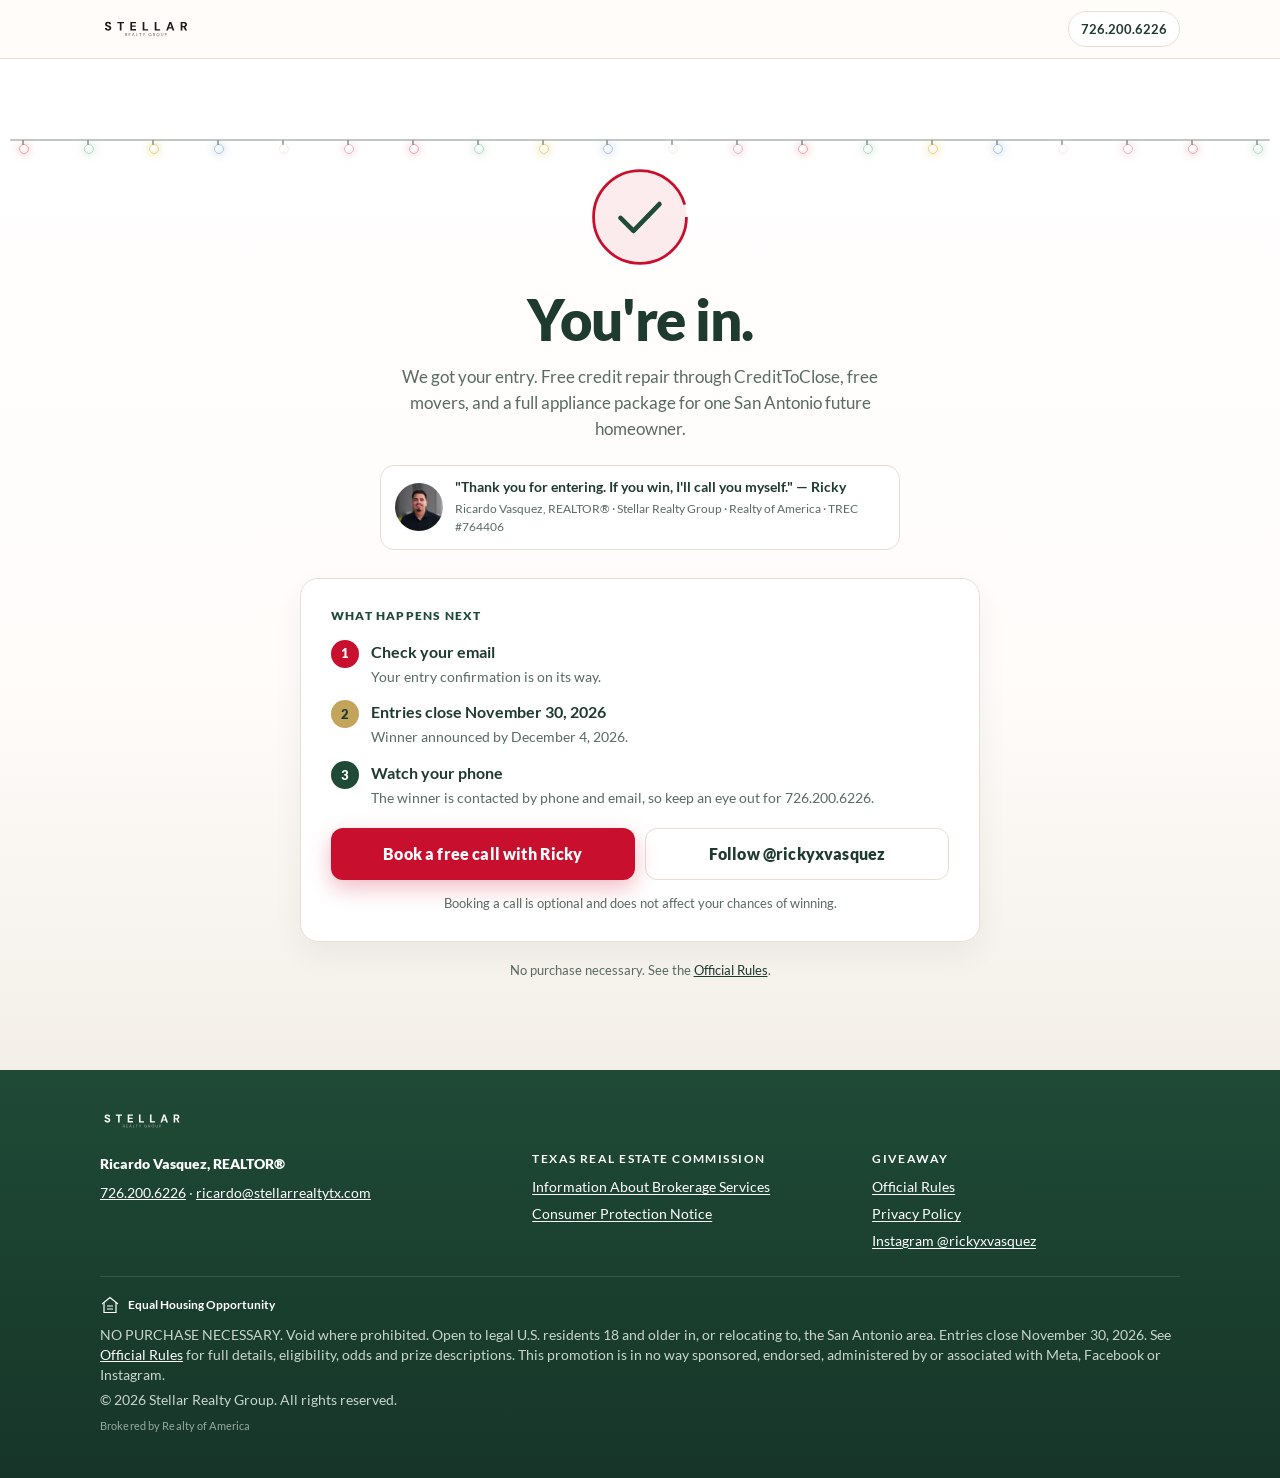
<file: thanks.html>
<!DOCTYPE html>
<html lang="en">
<head>
<meta charset="UTF-8">
<meta name="viewport" content="width=device-width, initial-scale=1, viewport-fit=cover">
<meta name="theme-color" content="#FFFCFA">
<title>You're entered | Home Buying Package</title>
<meta name="description" content="One San Antonio future homeowner wins free credit repair, free movers and a full appliance package. Free to enter. No purchase necessary.">
<meta property="og:title" content="The Stellar Home Giveaway">
<meta property="og:description" content="We're giving one San Antonio family a home buying package: credit repair, movers and a full appliance package. Free to enter. Ends Nov 30.">
<meta property="og:image" content="https://giveaway.stellarrealtytx.com/assets/og-giveaway.jpg?v=2">
<meta property="og:image:width" content="1200">
<meta property="og:image:height" content="630">
<meta property="og:image:alt" content="The Stellar Home Giveaway from Stellar Realty Group">
<meta property="og:url" content="https://giveaway.stellarrealtytx.com/">
<meta property="og:type" content="website">
<meta name="twitter:card" content="summary_large_image">
<meta name="twitter:title" content="The Stellar Home Giveaway">
<meta name="twitter:description" content="We're giving one San Antonio family a home buying package: credit repair, movers and a full appliance package. Free to enter. Ends Nov 30.">
<meta name="twitter:image" content="https://giveaway.stellarrealtytx.com/assets/og-giveaway.jpg?v=2">
<meta name="robots" content="noindex">
<link rel="stylesheet" href="assets/v1p.css">
<script>/* lights: default=classic outline; optional ?lights=l1|l2|l3 · mock: ?mock=1 */
(function(){
  var sp=new URLSearchParams(location.search);
  var q=(sp.get('lights')||'classic').toLowerCase();
  if(!/^(classic|l[123])$/.test(q)) q='classic';
  document.documentElement.setAttribute('data-lights', q);
  if(sp.get('mock')==='1' || sp.get('mock')==='true') document.documentElement.setAttribute('data-mock','1');
})();</script>
<style>
footer{padding-bottom:44px}
.ty{background:linear-gradient(180deg,#FFFFFF 0%,#FFFCFA 60%,#F3EFE8 100%);color:var(--ink);padding:48px 0 64px;text-align:center}
.ty .wrap{max-width:720px}
.burst{position:relative;width:104px;height:104px;margin:0 auto 22px}
.burst svg{width:104px;height:104px}
.burst circle{stroke:var(--red);stroke-width:3;fill:rgba(200,16,46,.08);stroke-dasharray:300;stroke-dashoffset:300;animation:draw .7s .1s cubic-bezier(.6,0,.2,1) forwards}
.burst path{stroke:var(--green);stroke-width:5;fill:none;stroke-linecap:round;stroke-linejoin:round;stroke-dasharray:60;stroke-dashoffset:60;animation:draw .45s .7s ease forwards}
.burst i{position:absolute;left:50%;top:50%;width:8px;height:8px;border-radius:2px;opacity:0;animation:pop .9s 1s ease-out forwards}
@keyframes draw{to{stroke-dashoffset:0}}
@keyframes pop{0%{opacity:1;transform:translate(-50%,-50%) rotate(0) translate(0)}100%{opacity:0;transform:translate(-50%,-50%) rotate(var(--a)) translate(86px)}}
.ty h1{font-size:40px;font-weight:900;line-height:1.05;letter-spacing:-.02em;color:var(--ink)}
.ty .lead{color:var(--muted);font-size:17px;margin:14px auto 0;max-width:520px}
.host-note{display:flex;gap:12px;align-items:center;text-align:left;margin:22px auto 0;padding:12px 14px;background:#fff;border:1px solid var(--line);border-radius:14px;max-width:520px}
.host-note img{width:48px;height:48px;border-radius:50%;object-fit:cover;object-position:center 25%;flex:0 0 48px}
.host-note b{display:block;font-size:14px;line-height:1.35;color:var(--ink)}
.host-note span{display:block;font-size:12px;color:var(--muted);margin-top:3px}
.next-card{background:#fff;border:1px solid var(--line);border-radius:18px;padding:22px 18px;margin-top:28px;text-align:left;box-shadow:0 12px 30px rgba(31,58,47,.06)}
.next-card h2{font-size:12px;font-weight:800;letter-spacing:.1em;text-transform:uppercase;color:var(--green)}
.tl{list-style:none;margin-top:14px;display:grid;gap:12px}
.tl li{display:flex;gap:12px;align-items:flex-start}
.tl b{display:block;font-size:15.5px;color:var(--ink)}
.tl span{color:var(--muted);font-size:14px}
.tl .d{flex:0 0 28px;height:28px;border-radius:50%;display:grid;place-items:center;font:900 13px/1 Lato,sans-serif;color:#fff}
.tl li:nth-child(1) .d{background:var(--red)}.tl li:nth-child(2) .d{background:var(--gold);color:var(--ink)}.tl li:nth-child(3) .d{background:var(--green)}
.acts{display:grid;gap:10px;margin-top:18px}
.btn-ig{background:#fff;color:var(--ink);border:1px solid var(--line)}
.ty .fine{margin-top:18px;font-size:13px;color:var(--muted)}
.ty .fine a{color:var(--ink);text-decoration:underline}
@media (min-width:860px){.ty{padding:72px 0 90px}.ty h1{font-size:56px}.acts{grid-template-columns:1fr 1fr}.next-card{padding:28px 30px}}
@media (prefers-reduced-motion:reduce){.burst circle,.burst path,.burst i{animation:none;stroke-dashoffset:0;opacity:1}}
</style>
</head>
<body>
<header class="top"><div class="wrap"><a href="index.html" aria-label="Stellar Realty Group"><img class="logo" src="assets/brand/stellar-realty-group-light.svg" alt="Stellar Realty Group"></a><a class="pill" href="tel:+17262006226">726.200.6226</a></div></header>
<main class="ty">
  <div class="lights twinkle xlights-classic" aria-hidden="true"><i></i><i></i><i></i><i></i><i></i><i></i><i></i><i></i><i></i><i></i><i></i><i></i><i></i><i></i><i></i><i></i><i></i><i></i><i></i><i></i></div><div class="xlights xlights-l1" aria-hidden="true">
  <svg class="xl-wire" viewBox="0 0 100 48" preserveAspectRatio="none" xmlns="http://www.w3.org/2000/svg"><path d="M0 4 Q 17.0 30 34 4 M34 4 Q 50.5 30 67 4 M67 4 Q 83.5 30 100 4" fill="none" stroke="#1A3A2C" stroke-width="0.7" stroke-linecap="round"/></svg>
  <span class="c9" style="left:6.12%;top:21.7px;--rot:-7.1deg;--bulb:#C8102E"></span><span class="c9" style="left:12.92%;top:26.3px;--rot:-15.9deg;--bulb:#F4C430"></span><span class="c9" style="left:24.48%;top:24.5px;--rot:8.7deg;--bulb:#2F6B4F"></span><span class="c9" style="left:29.92%;top:19.5px;--rot:4.4deg;--bulb:#FFF6E0"></span><span class="c9" style="left:46.54%;top:26.3px;--rot:-7.6deg;--bulb:#C8102E"></span><span class="c9" style="left:52.15%;top:26.9px;--rot:7.7deg;--bulb:#F4C430"></span><span class="c9" style="left:63.04%;top:19.5px;--rot:1.7deg;--bulb:#2F6B4F"></span><span class="c9" style="left:72.94%;top:21.7px;--rot:-2.3deg;--bulb:#FFF6E0"></span><span class="c9" style="left:85.15%;top:26.9px;--rot:-15.7deg;--bulb:#C8102E"></span><span class="c9" style="left:90.76%;top:24.5px;--rot:-13.6deg;--bulb:#C8102E"></span>
</div><div class="xlights xlights-l2" aria-hidden="true">
  <svg class="xl-wire thin" viewBox="0 0 100 28" preserveAspectRatio="none" xmlns="http://www.w3.org/2000/svg"><path d="M0 4 Q 18 20 36 5 Q 54 22 72 6 Q 86 18 100 4" fill="none" stroke="#2A4036" stroke-width="0.3" stroke-linecap="round" opacity=".5"/></svg>
  <span class="bokeh" style="left:74.3%;top:3.9px;width:31px;height:31px;opacity:0.17"></span><span class="bokeh" style="left:91.2%;top:11.3px;width:21px;height:21px;opacity:0.18"></span><span class="bokeh" style="left:81.4%;top:10.2px;width:41px;height:41px;opacity:0.25"></span><span class="bokeh" style="left:93.9%;top:12.7px;width:45px;height:45px;opacity:0.28"></span><span class="bokeh" style="left:60.1%;top:14.9px;width:33px;height:33px;opacity:0.27"></span><span class="bokeh" style="left:54.3%;top:18.1px;width:39px;height:39px;opacity:0.22"></span><span class="bokeh" style="left:28.3%;top:6.5px;width:37px;height:37px;opacity:0.26"></span><span class="bokeh" style="left:51.9%;top:13.3px;width:27px;height:27px;opacity:0.15"></span><span class="fairy" style="left:2.00%;top:8.4px;width:3.6px;height:3.6px;opacity:0.93;--d:1.46s"></span><span class="fairy" style="left:4.96%;top:10.0px;width:3.1px;height:3.1px;opacity:0.96;--d:1.99s"></span><span class="fairy" style="left:9.66%;top:16.2px;width:2.9px;height:2.9px;opacity:0.70;--d:0.26s"></span><span class="fairy" style="left:13.41%;top:18.3px;width:3.3px;height:3.3px;opacity:0.85;--d:0.39s"></span><span class="fairy" style="left:17.44%;top:18.8px;width:4.5px;height:4.5px;opacity:0.92;--d:2.20s"></span><span class="fairy" style="left:20.20%;top:17.9px;width:3.1px;height:3.1px;opacity:0.97;--d:2.01s"></span><span class="fairy" style="left:25.05%;top:14.9px;width:3.0px;height:3.0px;opacity:0.91;--d:0.27s"></span><span class="fairy" style="left:28.91%;top:11.1px;width:2.9px;height:2.9px;opacity:0.93;--d:1.15s"></span><span class="fairy" style="left:32.07%;top:7.2px;width:2.9px;height:2.9px;opacity:0.61;--d:0.48s"></span><span class="fairy" style="left:35.95%;top:9.0px;width:4.5px;height:4.5px;opacity:0.71;--d:1.60s"></span><span class="fairy" style="left:39.88%;top:13.7px;width:3.6px;height:3.6px;opacity:0.98;--d:0.29s"></span><span class="fairy" style="left:44.41%;top:15.5px;width:4.5px;height:4.5px;opacity:0.71;--d:0.27s"></span><span class="fairy" style="left:47.61%;top:18.2px;width:3.1px;height:3.1px;opacity:0.84;--d:1.28s"></span><span class="fairy" style="left:51.40%;top:18.1px;width:3.0px;height:3.0px;opacity:0.88;--d:0.00s"></span><span class="fairy" style="left:55.90%;top:16.1px;width:4.0px;height:4.0px;opacity:0.90;--d:1.68s"></span><span class="fairy" style="left:59.07%;top:12.5px;width:3.9px;height:3.9px;opacity:0.73;--d:0.78s"></span><span class="fairy" style="left:63.49%;top:9.4px;width:3.1px;height:3.1px;opacity:0.72;--d:1.02s"></span><span class="fairy" style="left:66.81%;top:4.7px;width:2.7px;height:2.7px;opacity:0.77;--d:2.35s"></span><span class="fairy" style="left:70.98%;top:11.1px;width:3.8px;height:3.8px;opacity:0.72;--d:1.37s"></span><span class="fairy" style="left:74.02%;top:12.8px;width:3.3px;height:3.3px;opacity:0.83;--d:1.64s"></span><span class="fairy" style="left:78.42%;top:16.5px;width:2.9px;height:2.9px;opacity:0.79;--d:2.25s"></span><span class="fairy" style="left:82.66%;top:17.2px;width:2.6px;height:2.6px;opacity:0.81;--d:1.58s"></span><span class="fairy" style="left:85.96%;top:18.4px;width:4.1px;height:4.1px;opacity:0.87;--d:0.56s"></span><span class="fairy" style="left:89.64%;top:14.6px;width:2.9px;height:2.9px;opacity:0.79;--d:2.12s"></span><span class="fairy" style="left:93.33%;top:12.4px;width:3.8px;height:3.8px;opacity:0.68;--d:1.74s"></span><span class="fairy" style="left:97.69%;top:7.2px;width:3.8px;height:3.8px;opacity:0.60;--d:1.88s"></span>
</div><!-- L3 photo: Francesco Ungaro / Pexels https://www.pexels.com/photo/close-up-of-yellow-christmas-lights-247354/ -->
<div class="xlights xlights-l3" aria-hidden="true"><img src="assets/lights/lights-strip-warm.webp" alt="" width="1600" height="160"></div>
  <div class="wrap">
    <div class="burst reveal in"><svg viewBox="0 0 112 112"><circle cx="56" cy="56" r="50"/><path d="M35 57l14 14 28 -29"/></svg>
      <i style="--a:0deg;background:#C8102E"></i><i style="--a:30deg;background:#C4A35A"></i><i style="--a:60deg;background:#2F6B4F"></i>
      <i style="--a:90deg;background:#C8102E"></i><i style="--a:120deg;background:#E8E8E8"></i><i style="--a:150deg;background:#C4A35A"></i>
      <i style="--a:180deg;background:#2F6B4F"></i><i style="--a:210deg;background:#C8102E"></i><i style="--a:240deg;background:#C4A35A"></i>
      <i style="--a:270deg;background:#2F6B4F"></i><i style="--a:300deg;background:#C8102E"></i><i style="--a:330deg;background:#E8E8E8"></i>
    </div>
    <h1>You're in<span id="nm"></span>.</h1>
    <p class="lead">We got your entry. Free credit repair through CreditToClose, free movers, and a full appliance package for one San Antonio future homeowner.</p>
    <div class="host-note">
      <img src="assets/ricky-avatar.webp" alt="Ricardo Vasquez" width="48" height="48">
      <div><b>"Thank you for entering. If you win, I'll call you myself." — Ricky</b><span>Ricardo Vasquez, REALTOR® · Stellar Realty Group · Realty of America · TREC #764406</span></div>
    </div>
    <div class="next-card reveal reveal-d2">
      <h2>What happens next</h2>
      <ul class="tl">
        <li><span class="d">1</span><div><b>Check your email</b><span>Your entry confirmation is on its way.</span></div></li>
        <li><span class="d">2</span><div><b>Entries close November 30, 2026</b><span>Winner announced by December 4, 2026.</span></div></li>
        <li><span class="d">3</span><div><b>Watch your phone</b><span>The winner is contacted by phone and email, so keep an eye out for 726.200.6226.</span></div></li>
      </ul>
      <div class="acts">
        <a class="btn btn-primary" href="https://api.leadconnectorhq.com/widget/booking/euBthenPtemEoy5fVsfd" target="_blank" rel="noopener">Book a free call with Ricky</a>
        <a class="btn btn-ig" href="https://www.instagram.com/rickyxvasquez/" target="_blank" rel="noopener">Follow @rickyxvasquez</a>
      </div>
      <p class="note" style="justify-content:center;text-align:center;margin-top:14px">Booking a call is optional and does not affect your chances of winning.</p>
    </div>
    <p class="fine">No purchase necessary. See the <a href="rules.html">Official Rules</a>.</p>
  </div>
</main>
<script>(function(){var n=new URLSearchParams(location.search).get('n')||'';try{n=n||sessionStorage.getItem('giveaway_first')||''}catch(e){}n=n.replace(/[<>&"]/g,'').slice(0,30);if(n)document.getElementById('nm').textContent=', '+n;})();</script>
<footer>
  <div class="wrap">
    <img class="logo" src="assets/stellar-realty-group-dark.svg" alt="Stellar Realty Group">
    <div class="cols">
      <div>
        <p style="color:#fff;font-weight:900">Ricardo Vasquez, REALTOR®</p>
        <p style="margin-top:8px"><a href="tel:+17262006226">726.200.6226</a> · <a href="mailto:ricardo@stellarrealtytx.com">ricardo@stellarrealtytx.com</a></p>
      </div>
      <div>
        <h4>Texas Real Estate Commission</h4>
        <div class="links">
          <a href="assets/IABS-Ricardo-Vasquez-Realty-of-America.pdf" target="_blank" rel="noopener">Information About Brokerage Services</a>
          <a href="https://www.trec.texas.gov/sites/default/files/pdf-forms/CN%201-5.pdf" target="_blank" rel="noopener">Consumer Protection Notice</a>
        </div>
      </div>
      <div>
        <h4>Giveaway</h4>
        <div class="links">
          <a href="rules.html">Official Rules</a>
          <a href="privacy.html">Privacy Policy</a>
          <a href="https://www.instagram.com/rickyxvasquez/" target="_blank" rel="noopener">Instagram @rickyxvasquez</a>
        </div>
      </div>
    </div>
    <div class="legal">
      <div class="eho"><svg viewBox="0 0 40 40" fill="none" stroke="currentColor" stroke-width="2.4"><path d="M4 18L20 5l16 13"/><path d="M8 15v20h24V15"/><path d="M14 22h12M14 28h12"/></svg>Equal Housing Opportunity</div>
      <p>NO PURCHASE NECESSARY. Void where prohibited. Open to legal U.S. residents 18 and older in, or relocating to, the San Antonio area. Entries close November 30, 2026. See <a href="rules.html">Official Rules</a> for full details, eligibility, odds and prize descriptions. This promotion is in no way sponsored, endorsed, administered by or associated with Meta, Facebook or Instagram.</p>
      <p>© 2026 Stellar Realty Group. All rights reserved.</p>
      <p class="broker-fine">Brokered by Realty of America</p>
    </div>
  </div>
</footer>
<script src="assets/motion-v1p.js"></script>
</body>
</html>
</file>
<file: assets/v1p.css>
/* v1 perfected · white Christmas · cranberry + pine · no flat black · no orange */
@font-face{font-family:Lato;src:url(fonts/lato-400.woff2) format("woff2");font-weight:400;font-style:normal;font-display:swap}
@font-face{font-family:Lato;src:url(fonts/lato-700.woff2) format("woff2");font-weight:700;font-style:normal;font-display:swap}
@font-face{font-family:Lato;src:url(fonts/lato-900.woff2) format("woff2");font-weight:900;font-style:normal;font-display:swap}

:root{
  --ink:#1F3A2F;          /* pine charcoal for text, not black */
  --ink-2:#264A3B;
  --ink-3:#2F5A48;
  --paper:#FFFCFA;
  --paper-2:#F6F1EA;
  --card:#FFFFFF;
  --line:#E6DED3;
  --line-d:rgba(31,58,47,.18);
  --text:#1F3A2F;
  --muted:#5A6B62;
  --muted-d:#C9D5CE;
  --red:#C8102E;          /* bright Christmas red */
  --red-2:#E01E3C;
  --green:#1F4A36;        /* pine */
  --green-2:#2F6B4F;
  --gold:#C4A35A;         /* soft holiday gold */
  --lime:#2F6B4F;
  --yellow:#C4A35A;
  --orange:var(--red);    /* remap legacy orange tokens to cranberry */
  --orange-ink:var(--red);
  --r:16px;
  --acc:var(--red);
  --acc-rgb:200,16,46;
}

*{box-sizing:border-box;margin:0;padding:0}
html{scroll-behavior:smooth}
body{font-family:Lato,system-ui,-apple-system,"Segoe UI",sans-serif;background:var(--paper);color:var(--text);font-size:16px;line-height:1.55;-webkit-font-smoothing:antialiased;overflow-x:hidden}
img,video{display:block;max-width:100%}
a{color:inherit}
.wrap{max-width:1120px;margin:0 auto;padding:0 20px}
.kw,.kw-o{font-style:normal;font-weight:900;color:var(--red)} /* no italic serif gimmick */
.on-light .kw-o,.kw-o.ink{color:var(--red)}
.hl{background:linear-gradient(transparent 58%,rgba(200,16,46,.18) 58%,rgba(200,16,46,.18) 92%,transparent 92%);padding:0 .08em}
.hl-lime{--hl:rgba(47,107,79,.22)}.hl-yellow{--hl:rgba(196,163,90,.35)}.hl-orange{--hl:rgba(200,16,46,.22)}
.eyebrow{display:inline-flex;align-items:center;gap:10px;font-size:12px;font-weight:800;letter-spacing:.08em;text-transform:uppercase;color:var(--green)}
.eyebrow:before{content:"";width:18px;height:2px;background:var(--red);opacity:.9}
.tbd{display:inline-block;font:700 11px/1.2 Lato,sans-serif;letter-spacing:.04em;color:#7a5600;background:#fff3c4;border:1px dashed #d9a400;border-radius:6px;padding:2px 6px;vertical-align:middle;font-style:normal}
.mock{display:none;position:fixed;top:8px;left:8px;z-index:90;background:var(--green);color:#fff;font:800 11px/1 Lato,sans-serif;letter-spacing:.06em;text-transform:uppercase;padding:6px 10px;border-radius:8px;opacity:.9;pointer-events:none}
html[data-mock="1"] .mock{display:block}

/* Christmas lights — default=classic subtle outline; optional ?lights=l1|l2|l3 */
.xlights{display:none;position:relative;width:100%;height:36px;pointer-events:none;user-select:none;z-index:2;overflow:visible;flex-shrink:0}
.lights.xlights-classic{display:none}
html[data-lights="classic"] .lights.xlights-classic,
html:not([data-lights]) .lights.xlights-classic{display:flex}
html[data-lights="l1"] .xlights-l1,
html[data-lights="l2"] .xlights-l2,
html[data-lights="l3"] .xlights-l3{display:block}

/* —— Classic (Prior maroon look): soft outline / pastel bulbs —— */
.lights{position:relative;display:flex;justify-content:space-between;align-items:flex-start;gap:0;padding:4px 8px 10px;pointer-events:none;user-select:none;z-index:2}
.lights:before{content:"";position:absolute;left:10px;right:10px;top:8px;height:1.5px;border-radius:2px;background:rgba(31,58,47,.28);z-index:0}
.lights i{position:relative;flex:1;height:20px;max-width:30px;z-index:1}
/* tiny stem */
.lights i:before{content:"";position:absolute;left:50%;top:5px;width:2px;height:5px;margin-left:-1px;border-radius:1px;background:rgba(31,58,47,.4);z-index:2}
/* soft outline pastel bulb */
.lights i:after{
  content:"";position:absolute;left:50%;top:9px;width:9px;height:9px;margin-left:-4.5px;border-radius:50%;
  border:1.5px solid var(--bulb,#E8A8B0);
  background:
    radial-gradient(circle at 35% 30%, rgba(255,255,255,.85) 0 35%, transparent 60%),
    color-mix(in srgb, var(--bulb,#E8A8B0) 22%, transparent);
  box-shadow:0 0 7px 2px var(--glow,rgba(232,168,176,.35));
  z-index:1;
}
.lights i:nth-child(6n+1){--bulb:#E8A8B0;--glow:rgba(232,168,176,.38)} /* soft rose */
.lights i:nth-child(6n+2){--bulb:#B5D9C6;--glow:rgba(181,217,198,.38)} /* mint */
.lights i:nth-child(6n+3){--bulb:#EBD48A;--glow:rgba(235,212,138,.40)} /* soft gold */
.lights i:nth-child(6n+4){--bulb:#AFC6E6;--glow:rgba(175,198,230,.36)} /* soft blue */
.lights i:nth-child(6n+5){--bulb:#F2EEE6;--glow:rgba(255,255,255,.45)} /* warm white */
.lights i:nth-child(6n+6){--bulb:#E6B8C8;--glow:rgba(230,184,200,.36)} /* soft pink */
.lights.twinkle i:after{animation:twinkle-soft 3.2s ease-in-out infinite}
.lights.twinkle i:nth-child(odd):after{animation-delay:.4s}
.lights.twinkle i:nth-child(3n):after{animation-delay:1.1s}
.lights.twinkle i:nth-child(5n):after{animation-delay:1.8s}
@keyframes twinkle-soft{0%,100%{filter:brightness(.95);opacity:.85}45%{filter:brightness(1.12);opacity:1}70%{filter:brightness(1.02);opacity:.92}}
@media (prefers-reduced-motion:reduce){.lights.twinkle i:after{animation:none;filter:none;opacity:.95}}
.form-shell .lights{padding:6px 10px 12px}
.form-shell .lights i:after{width:10px;height:10px;margin-left:-5px}
@media (min-width:860px){.lights i:after{width:8px;height:8px;margin-left:-4px}}

/* —— L1: realistic draped C9 string (optional) —— */
.xlights-l1{height:52px}
.xlights-l1 .xl-wire{position:absolute;inset:0 0 auto 0;width:100%;height:100%;overflow:visible}
.xlights-l1 .c9{
  position:absolute;width:18px;height:24px;margin-left:-9px;transform:rotate(var(--rot,0deg));
  filter:drop-shadow(0 0 6px color-mix(in srgb, var(--bulb,#C8102E) 55%, transparent));
}
.xlights-l1 .c9:before{
  content:"";position:absolute;left:50%;top:0;width:7px;height:5px;margin-left:-3.5px;
  border-radius:1px 1px 0 0;background:linear-gradient(180deg,#3a4a40,#1A3A2C);z-index:2;
  box-shadow:0 1px 1px rgba(0,0,0,.25);
}
.xlights-l1 .c9:after{
  content:"";position:absolute;left:50%;top:4px;width:15px;height:18px;margin-left:-7.5px;
  border-radius:45% 45% 48% 48% / 40% 40% 60% 60%;
  background:
    radial-gradient(circle at 32% 26%, rgba(255,255,255,.92) 0 18%, transparent 42%),
    radial-gradient(circle at 70% 70%, rgba(0,0,0,.18), transparent 55%),
    linear-gradient(160deg, color-mix(in srgb, var(--bulb) 88%, #fff) 0%, var(--bulb) 55%, color-mix(in srgb, var(--bulb) 70%, #000) 100%);
  box-shadow:
    0 0 0 1px rgba(0,0,0,.12),
    0 0 10px 3px color-mix(in srgb, var(--bulb) 45%, transparent),
    0 2px 8px rgba(0,0,0,.12);
  z-index:1;
}
.xlights-l1:after{
  content:"";position:absolute;left:4%;right:4%;top:14px;height:22px;
  background:radial-gradient(ellipse at 20% 40%, rgba(200,16,46,.10), transparent 50%),
             radial-gradient(ellipse at 50% 50%, rgba(244,196,48,.10), transparent 55%),
             radial-gradient(ellipse at 80% 40%, rgba(47,107,79,.10), transparent 50%);
  pointer-events:none;z-index:0;
}
.form-shell .xlights-l1{height:42px}
.form-shell .xlights-l1 .c9{width:13px;height:18px;margin-left:-6.5px}
.form-shell .xlights-l1 .c9:after{width:11px;height:14px;margin-left:-5.5px}
.form-shell .xlights-l1 .c9:before{width:6px;height:4px;margin-left:-3px}

/* —— L2: warm white fairy + bokeh (optional) —— */
.xlights-l2{height:34px}
.xlights-l2 .xl-wire{position:absolute;inset:0 0 auto 0;width:100%;height:26px}
.xlights-l2 .fairy{
  position:absolute;border-radius:50%;
  background:radial-gradient(circle at 40% 35%, #fff 0 22%, #FFE9B8 45%, #F4C430 100%);
  box-shadow:0 0 6px 2px rgba(255,220,140,.75), 0 0 14px 4px rgba(255,200,100,.35);
  transform:translate(-50%,-50%);
  animation:fairy-twinkle 2.8s ease-in-out infinite;
  animation-delay:var(--d,0s);
}
.xlights-l2 .bokeh{
  position:absolute;border-radius:50%;transform:translate(-50%,-50%);
  background:radial-gradient(circle, rgba(255,230,170,.55) 0%, rgba(255,210,120,.18) 45%, transparent 70%);
  filter:blur(1.5px);pointer-events:none;
}
@keyframes fairy-twinkle{
  0%,100%{filter:brightness(.9);opacity:.75}
  45%{filter:brightness(1.35);opacity:1}
  70%{filter:brightness(1.05);opacity:.9}
}

/* —— L3: photographic strip (optional) —— */
.xlights-l3{height:44px;overflow:hidden}
.xlights-l3 img{
  display:block;width:100%;height:44px;object-fit:cover;object-position:center 40%;
  mix-blend-mode:multiply;opacity:.92;
  -webkit-mask-image:linear-gradient(180deg,#000 0%,#000 55%,transparent 100%);
          mask-image:linear-gradient(180deg,#000 0%,#000 55%,transparent 100%);
}
.xlights-l3.form{height:36px}
.xlights-l3.form img{height:36px}

@media (max-width:520px){
  .xlights-l1{height:44px}
  .xlights-l1 .c9{width:15px;height:20px;margin-left:-7.5px}
  .xlights-l1 .c9:after{width:13px;height:16px;margin-left:-6.5px}
  .xlights-l2{height:28px}
  .xlights-l3{height:36px}
  .xlights-l3 img{height:36px}
}
@media (prefers-reduced-motion:reduce){
  .xlights-l2 .fairy{animation:none;filter:brightness(1.05);opacity:.95}
}

/* header */
.top{position:sticky;top:0;z-index:50;background:rgba(255,252,250,.94);backdrop-filter:blur(10px);-webkit-backdrop-filter:blur(10px);border-bottom:1px solid var(--line)}
.top .wrap{display:flex;align-items:center;justify-content:space-between;height:58px}
.top .logo{height:24px;width:auto;filter:none}
.pill{display:inline-flex;align-items:center;gap:6px;border:1px solid var(--line);color:var(--ink);text-decoration:none;font-weight:700;font-size:13px;padding:7px 12px;border-radius:999px;white-space:nowrap;background:#fff}

/* buttons */
.btn{display:inline-flex;align-items:center;justify-content:center;gap:10px;border:0;cursor:pointer;font:900 16px/1 Lato,sans-serif;letter-spacing:.01em;padding:17px 24px;border-radius:12px;text-decoration:none;transition:transform .15s,box-shadow .15s,background .15s}
.btn-primary{background:var(--red);color:#fff;box-shadow:0 8px 22px rgba(200,16,46,.28)}
.btn-primary:hover{transform:translateY(-1px);background:var(--red-2);box-shadow:0 12px 28px rgba(200,16,46,.34)}
.btn-ghost{background:transparent;color:inherit;border:1.5px solid currentColor}
.btn-dark{background:var(--green);color:#fff}
.btn-block{width:100%}

/* hero — white base with pine depth strip */
.hero{background:linear-gradient(180deg,#FFFFFF 0%,#FFFCFA 55%,#F3EFE8 100%);color:var(--ink);position:relative;overflow:hidden;border-bottom:1px solid var(--line)}
.hero:after{display:none} /* no orange glow */
.hero .wrap{position:relative;z-index:1;display:grid;gap:16px;padding-top:14px;padding-bottom:28px}
.hero-main,.hero-meta{min-width:0}
.hero .eyebrow{color:var(--green)}
.hero h1{font-weight:900;font-size:32px;line-height:1.06;letter-spacing:-.02em;margin-top:8px;color:var(--ink)}
.hero .sub{color:var(--muted);font-size:15px;margin-top:10px;max-width:540px;line-height:1.45}
.strike{position:relative;white-space:nowrap;color:var(--ink)}
.strike:after{content:"";position:absolute;left:-2px;right:-2px;top:52%;height:2px;background:var(--red);transform:rotate(-3deg);border-radius:2px}
.hero .cta-row{display:flex;flex-direction:column;gap:10px;margin-top:14px}
.hero .fine{font-size:13px;color:var(--muted)}
.hero .fine a{color:var(--ink);text-decoration:underline}
.badges{display:flex;flex-wrap:nowrap;gap:6px;margin-top:10px;overflow-x:auto;-webkit-overflow-scrolling:touch;scrollbar-width:none}
.badges::-webkit-scrollbar{display:none}
.badge{font-size:11px;font-weight:800;letter-spacing:.03em;text-transform:uppercase;border-radius:999px;padding:6px 9px;background:#fff;border:1px solid var(--line);color:var(--ink);white-space:nowrap;flex:0 0 auto}
.badge b{color:var(--red)}
.video-card{position:relative;border-radius:18px;overflow:hidden;background:var(--ink-2);aspect-ratio:4/5;max-height:420px;width:100%;max-width:360px;margin:0 auto;box-shadow:0 18px 40px rgba(31,58,47,.18),0 0 0 1px rgba(31,58,47,.08)}
.video-card video{width:100%;height:100%;object-fit:cover;background:#1F3A2F}
.video-card .tag{position:absolute;left:12px;top:12px;font-size:11px;font-weight:800;letter-spacing:.1em;text-transform:uppercase;background:rgba(31,58,47,.78);color:#fff;padding:6px 10px;border-radius:999px;z-index:2}
.video-card .tag i{display:inline-block;width:7px;height:7px;border-radius:50%;background:var(--red-2);margin-right:6px;vertical-align:1px}

/* countdown refined */
.countdown{display:flex;gap:6px;margin-top:12px}
.countdown div{background:#fff;border:1px solid var(--line);border-radius:10px;padding:8px 0;text-align:center;flex:1;max-width:72px;box-shadow:0 4px 14px rgba(31,58,47,.05)}
.countdown b{display:block;font-size:20px;font-weight:900;line-height:1;color:var(--ink);font-variant-numeric:tabular-nums}
.countdown span{font-size:9px;letter-spacing:.1em;text-transform:uppercase;color:var(--muted)}

/* host trust compact */
.host{display:flex;gap:10px;align-items:center;margin-top:12px;padding:8px 10px;border-radius:12px;background:#fff;border:1px solid var(--line);max-width:520px}
.host img{width:40px;height:40px;border-radius:50%;object-fit:cover;object-position:center 25%;flex:0 0 40px;border:2px solid #fff;box-shadow:0 0 0 1px var(--line)}
.host b{display:block;font-size:13px;line-height:1.25;color:var(--ink)}
.host span{display:block;font-size:11.5px;line-height:1.35;color:var(--muted);margin-top:1px}
.host a{color:inherit;text-decoration:underline}
.host > div{min-width:0}
.host b,.host span{overflow:visible;text-overflow:unset;white-space:normal}

/* sections */
section{padding:56px 0}
.sec-head{max-width:640px;margin-bottom:24px}
.sec-head .eyebrow{color:var(--green)}
.sec-head h2{font-size:30px;line-height:1.1;font-weight:900;letter-spacing:-.02em;margin-top:10px;color:var(--ink)}
.sec-head p{color:var(--muted);margin-top:10px;font-size:16.5px}
.dark{background:linear-gradient(180deg,var(--green) 0%,#163528 100%);color:#fff}
.dark .sec-head p{color:var(--muted-d)}
.dark .sec-head .eyebrow{color:var(--gold)}
.dark .sec-head h2{color:#fff}
.on-light{background:var(--paper)}

/* prizes */
.prizes{display:grid;gap:14px}
.prize{background:var(--card);border:1px solid var(--line);border-radius:var(--r);padding:22px;position:relative;overflow:hidden;box-shadow:0 8px 22px rgba(31,58,47,.04)}
.prize .num{position:absolute;right:16px;top:10px;font:900 48px/1 Lato,sans-serif;color:#F0E8DE}
.prize .ico{width:48px;height:48px;border-radius:12px;display:grid;place-items:center;background:var(--green);margin-bottom:14px}
.prize .ico svg{width:24px;height:24px;stroke:#fff}
.prize h3{font-size:22px;font-weight:900;line-height:1.15;letter-spacing:-.01em;position:relative;color:var(--ink)}
.prize p{color:var(--muted);margin-top:8px}
.prize .by{margin-top:14px;padding-top:12px;border-top:1px solid var(--line);font-size:13px;color:var(--muted);font-weight:700}
.value-bar{margin-top:16px;display:flex;align-items:center;justify-content:space-between;gap:12px;background:var(--green);color:#fff;border-radius:var(--r);padding:18px 20px;flex-wrap:wrap}
.value-bar strong{font-size:20px;font-weight:900}
.value-bar small{color:var(--muted-d);font-size:13px}
.value-bar a{color:#fff;text-decoration:underline}

/* steps */
.steps{display:grid;gap:12px}
.step{display:flex;gap:14px;align-items:flex-start;background:rgba(255,255,255,.06);border:1px solid rgba(255,255,255,.12);border-radius:var(--r);padding:20px}
.step .n{flex:0 0 42px;height:42px;border-radius:50%;display:grid;place-items:center;font:900 18px/1 Lato,sans-serif;color:#fff}
.step:nth-child(1) .n{background:var(--red)}.step:nth-child(2) .n{background:var(--gold);color:var(--ink)}.step:nth-child(3) .n{background:#fff;color:var(--green)}
.step h3{font-size:18px;font-weight:900;color:#fff}
.step p{color:var(--muted-d);margin-top:4px;font-size:14.5px}

/* form */
.entry{background:linear-gradient(180deg,#FFFCFA 0%,#F3EFE8 100%);color:var(--ink)}
.entry .sec-head .eyebrow{color:var(--green)}
.form-shell{max-width:640px;margin:0 auto;background:#fff;border:1px solid var(--line);border-radius:20px;box-shadow:0 18px 44px rgba(31,58,47,.08);overflow:hidden}
.form-card{position:relative;background:#fff;overflow:hidden;max-width:640px;margin:0 auto}
.form-top{padding:16px 20px 0}
.bar{height:4px;border-radius:4px;background:#EDE6DC;overflow:hidden}
.bar i{display:block;height:100%;width:0;background:linear-gradient(90deg,var(--red),var(--gold));border-radius:4px;transition:width .5s cubic-bezier(.2,.8,.2,1)}
.form-top .row{display:flex;justify-content:space-between;align-items:center;font-size:12px;font-weight:800;letter-spacing:.08em;text-transform:uppercase;color:var(--muted);margin-top:10px}
.form-top .row span:last-child{color:var(--red)}
.form-body{position:relative;padding:20px 20px 24px;min-height:440px}
.fstep{display:none}
.fstep.active{display:block;animation:stepIn .4s ease both}
.fstep.leaving{display:block;animation:stepOut .2s ease both}
.fstep.back-in{animation-name:stepInBack}
@keyframes stepIn{from{opacity:0;transform:translateY(14px)}to{opacity:1;transform:none}}
@keyframes stepInBack{from{opacity:0;transform:translateY(-14px)}to{opacity:1;transform:none}}
@keyframes stepOut{to{opacity:0;transform:translateY(-10px)}}
.qn{display:inline-block;font:800 13px/1 Lato,sans-serif;color:var(--red);margin-bottom:8px;letter-spacing:.04em}
.qn:after{content:"";display:inline-block;width:18px;height:1.5px;background:var(--red);margin-left:8px;vertical-align:3px;opacity:.55}
.fstep h3{font-size:24px;line-height:1.18;font-weight:900;letter-spacing:-.015em;color:var(--ink)}
.fstep .help{color:var(--muted);margin-top:6px;font-size:14.5px}
.fields{display:grid;gap:12px;margin-top:18px}
.two{grid-template-columns:1fr 1fr}
.fl{position:relative}
.fl input,.fl textarea{width:100%;font:400 16.5px Lato,sans-serif;color:var(--ink);background:#FAF7F2;border:1.5px solid var(--line);border-radius:12px;padding:24px 14px 8px;outline:none;transition:border-color .2s,box-shadow .2s;-webkit-appearance:none}
.fl textarea{min-height:120px;resize:vertical;padding-top:28px}
.fl label{position:absolute;left:15px;top:17px;font-size:15.5px;color:#7A867F;pointer-events:none;transition:all .18s ease;transform-origin:left top}
.fl input:focus,.fl textarea:focus{border-color:var(--red);box-shadow:0 0 0 3px rgba(200,16,46,.14);background:#fff}
.fl input:focus+label,.fl input:not(:placeholder-shown)+label,.fl textarea:focus+label,.fl textarea:not(:placeholder-shown)+label{top:7px;font-size:11px;font-weight:800;letter-spacing:.06em;text-transform:uppercase;color:var(--red)}
.fl.bad input{border-color:#b3261e}
.err{color:#b3261e;font-size:13px;font-weight:700;margin-top:8px;display:none}
.err.show{display:block;animation:shake .35s}
@keyframes shake{10%,90%{transform:translateX(-1px)}20%,80%{transform:translateX(2px)}30%,50%,70%{transform:translateX(-3px)}40%,60%{transform:translateX(3px)}}
.opts{display:grid;gap:8px;margin-top:16px}
.opts.grid2{grid-template-columns:1fr 1fr}
.opt{display:flex;align-items:center;gap:12px;width:100%;text-align:left;background:#fff;border:1.5px solid var(--line);border-radius:12px;padding:12px 14px;cursor:pointer;font:inherit;color:inherit;transition:border-color .15s,background .15s,box-shadow .15s}
.opt:hover{border-color:rgba(31,58,47,.28);background:#FAF7F2}
.opt .oi{width:40px;height:40px;border-radius:10px;display:grid;place-items:center;background:#F3EFE8;flex:0 0 40px;color:var(--green)}
.opt .oi svg{width:20px;height:20px}
.opt .ot{flex:1}.opt .ot b{display:block;font-size:15px;color:var(--ink)}.opt .ot small{display:block;color:var(--muted);font-size:12.5px;margin-top:1px}
.opt .tick{flex:0 0 20px;width:20px;height:20px;border-radius:50%;border:1.5px solid rgba(31,58,47,.22)}
.opt.sel{border-color:var(--red);background:rgba(200,16,46,.05);box-shadow:0 0 0 1px var(--red)}
.opt.sel .oi{background:var(--red);color:#fff}
.opt.sel .tick{border-color:var(--red);background:var(--red) url("data:image/svg+xml,%3Csvg xmlns='http://www.w3.org/2000/svg' viewBox='0 0 24 24' fill='none' stroke='%23fff' stroke-width='3.2' stroke-linecap='round' stroke-linejoin='round'%3E%3Cpath d='M6 12.5l4 4 8-9'/%3E%3C/svg%3E") center/13px no-repeat}
.consent{display:flex;gap:12px;align-items:flex-start;margin-top:12px;background:#FAF7F2;border:1px solid var(--line);border-radius:12px;padding:12px 14px}
.consent input{position:absolute;opacity:0;pointer-events:none}
.consent .box{flex:0 0 20px;width:20px;height:20px;border-radius:6px;border:1.5px solid rgba(31,58,47,.28);background:#fff;margin-top:1px}
.consent input:checked+.box{background:var(--red) url("data:image/svg+xml,%3Csvg xmlns='http://www.w3.org/2000/svg' viewBox='0 0 24 24' fill='none' stroke='%23fff' stroke-width='3.2' stroke-linecap='round' stroke-linejoin='round'%3E%3Cpath d='M6 12.5l4 4 8-9'/%3E%3C/svg%3E") center/14px no-repeat;border-color:var(--red)}
.consent .ct{font-size:12.5px;line-height:1.45;color:#4A564F}
.consent .ct a{text-decoration:underline;color:var(--ink)}
.nav{display:flex;gap:10px;margin-top:18px;align-items:center}
.nav .back{width:46px;height:46px;border-radius:12px;border:1px solid var(--line);background:#fff;color:var(--ink);font-size:18px;cursor:pointer}
.nav .next,.nav .btn{flex:1}
.hint{margin-top:10px;font-size:12.5px;color:var(--muted)}
.note{margin-top:12px;font-size:12.5px;color:var(--muted);display:flex;gap:8px;align-items:flex-start}
.note a{color:var(--ink);text-decoration:underline}
.note .lock{width:14px;height:14px;flex:0 0 14px;margin-top:2px}
.trust{display:flex;flex-wrap:wrap;gap:10px 16px;justify-content:center;margin-top:16px;font-size:13px;color:var(--muted)}
.spinner{width:42px;height:42px;margin:0 auto;border-radius:50%;border:3px solid #E6DED3;border-top-color:var(--red);animation:spin .8s linear infinite}
@keyframes spin{to{transform:rotate(360deg)}}
.hp{position:absolute;left:-9999px;opacity:0;width:1px;height:1px}

/* about */
.about{display:grid;gap:24px}
.about .photo{border-radius:16px;overflow:hidden}
.about .photo img{width:100%;height:auto}
.about .nm{margin-top:10px}
.about .nm b{display:block;font-size:16px}
.about .nm span{color:var(--muted);font-size:13.5px}
.about p{color:var(--muted);margin-top:10px}
.about ul{list-style:none;margin-top:14px;display:grid;gap:8px}
.about li{display:flex;gap:10px;align-items:flex-start;font-weight:700;color:var(--ink)}
.about li:before{content:"";flex:0 0 8px;height:8px;margin-top:7px;border-radius:2px;background:var(--red)}
.about .strip{display:grid;grid-template-columns:1fr 1fr 1fr;gap:8px;margin-top:18px}
.about .strip img{width:100%;height:110px;object-fit:cover;border-radius:10px}

/* FAQ */
.faq details{background:#fff;border:1px solid var(--line);border-radius:12px;padding:14px 16px;margin-bottom:8px}
.faq summary{font-weight:800;cursor:pointer;list-style:none;display:flex;justify-content:space-between;align-items:center;color:var(--ink)}
.faq summary::-webkit-details-marker{display:none}
summary:after{content:"+";font:400 24px/1 Lato,sans-serif;color:var(--red);transition:transform .2s}
details[open] summary:after{transform:rotate(45deg)}
.faq details p{color:var(--muted);font-size:14.5px;margin-top:8px}
.faq a{text-decoration:underline;color:var(--ink)}

.final{text-align:center}
.final h2{font-size:30px;font-weight:900;letter-spacing:-.02em;color:#fff}
.final p{color:var(--muted-d);margin:12px auto 20px;max-width:480px}

/* footer — pine, not flat black */
footer{background:linear-gradient(180deg,#1F4A36,#163528);color:#C9D5CE;padding:40px 0 52px}
footer .logo{height:22px;margin-bottom:18px}
footer .cols{display:grid;gap:22px}
footer h4{color:#fff;font-size:12px;letter-spacing:.12em;text-transform:uppercase;margin-bottom:8px}
footer p{font-size:13.5px;margin-top:4px}
footer a{color:#fff}
footer .links{display:grid;gap:6px}
footer .links a{font-size:13.5px;text-decoration:underline;text-underline-offset:2px}
footer .legal{margin-top:24px;padding-top:18px;border-top:1px solid rgba(255,255,255,.12);font-size:12px;line-height:1.5}
.eho{display:flex;align-items:center;gap:8px;color:#fff;font-size:12px;font-weight:700;margin-bottom:10px}
.eho svg{width:20px;height:20px}

.sticky{position:fixed;left:0;right:0;bottom:0;z-index:40;padding:12px 16px calc(12px + env(safe-area-inset-bottom));background:linear-gradient(to top,rgba(255,252,250,.98) 60%,rgba(255,252,250,0));transition:transform .25s,opacity .25s}
.sticky.hide{transform:translateY(110%);opacity:0;pointer-events:none}
@media (min-width:860px){.sticky{display:none!important}}


/* —— Mobile hero layouts (?m=1 default, ?m=2) —— */
@media (max-width:859px){
  /* M1: headline → video card → compact meta → one CTA  (~desktop feel, stacked) */
  html[data-m="1"] .hero .wrap,
  html:not([data-m]) .hero .wrap{
    grid-template-columns:1fr;
    gap:10px;
    padding-top:8px;
    padding-bottom:18px;
  }
  html[data-m="1"] .hero h1,
  html:not([data-m]) .hero h1{font-size:28px}
  html[data-m="1"] .hero .sub,
  html:not([data-m]) .hero .sub{
    font-size:14px;margin-top:6px;
    display:-webkit-box;-webkit-line-clamp:2;-webkit-box-orient:vertical;overflow:hidden;
  }
  html[data-m="1"] .video-card,
  html:not([data-m]) .video-card{
    aspect-ratio:4/5;max-height:min(48vh,340px);width:min(100%,300px);border-radius:16px;
  }
  html[data-m="1"] .host,
  html:not([data-m]) .host{margin-top:8px;padding:6px 8px}
  html[data-m="1"] .host img,
  html:not([data-m]) .host img{width:34px;height:34px;flex-basis:34px}
  html[data-m="1"] .host span,
  html:not([data-m]) .host span{font-size:12px;white-space:normal;overflow:visible;text-overflow:unset;max-width:none}
  html[data-m="1"] .countdown,
  html:not([data-m]) .countdown{margin-top:8px}
  html[data-m="1"] .countdown div,
  html:not([data-m]) .countdown div{padding:6px 0;max-width:64px}
  html[data-m="1"] .countdown b,
  html:not([data-m]) .countdown b{font-size:18px}
  html[data-m="1"] .badges,
  html:not([data-m]) .badges{margin-top:8px}
  html[data-m="1"] .hero .cta-row,
  html:not([data-m]) .hero .cta-row{margin-top:10px}
  html[data-m="1"] .host span .sep-hide,
  html:not([data-m]) .host span{ /* keep but smaller */
  }
  html[data-m="1"] .hero .btn-primary,
  html:not([data-m]) .hero .btn-primary{width:100%;padding:16px 20px;font-size:16px}
  html[data-m="1"] .hero .fine br{display:none}

  /* M2: video-led — video first with soft overlay eyebrow, then tight copy + CTA */
  html[data-m="2"] .hero .wrap{
    grid-template-columns:1fr;
    gap:10px;
    padding-top:8px;
    padding-bottom:20px;
  }
  html[data-m="2"] .video-card{order:-1;aspect-ratio:4/5;max-height:min(40vh,300px);width:min(100%,280px);border-radius:16px}
  html[data-m="2"] .hero-main{order:0}
  html[data-m="2"] .hero-meta{order:1}
  html[data-m="2"] .hero h1{font-size:28px;margin-top:6px}
  html[data-m="2"] .hero .sub{
    font-size:14px;margin-top:6px;
    display:-webkit-box;-webkit-line-clamp:2;-webkit-box-orient:vertical;overflow:hidden;
  }
  html[data-m="2"] .host{margin-top:8px;padding:6px 8px}
  html[data-m="2"] .host img{width:34px;height:34px;flex-basis:34px}
  html[data-m="2"] .host span{display:block;font-size:12px}
  html[data-m="2"] .countdown{margin-top:8px}
  html[data-m="2"] .countdown div{padding:6px 0;max-width:64px;border-radius:8px}
  html[data-m="2"] .countdown b{font-size:18px}
  html[data-m="2"] .hero .btn-primary{width:100%;padding:15px 18px}
  html[data-m="2"] .hero .fine{font-size:12px}
}

@media (min-width:860px){
  .hero .wrap{
    grid-template-columns:1.15fr .85fr;
    grid-template-areas:
      "main video"
      "meta video";
    align-items:center;padding-top:28px;padding-bottom:56px;gap:20px 48px;
  }
  .hero-main{grid-area:main}
  .hero-meta{grid-area:meta}
  .video-card{grid-area:video;aspect-ratio:9/16;max-height:620px;width:100%;max-width:360px;margin:0 0 0 auto}
  .hero h1{font-size:56px}
  .hero .sub{font-size:18.5px;-webkit-line-clamp:unset;display:block;overflow:visible}
  .hero .cta-row{flex-direction:row;align-items:center;gap:18px}
  .countdown{margin-top:16px;gap:8px}
  .countdown div{padding:12px 0;max-width:88px;border-radius:12px}
  .countdown b{font-size:24px}
  .host{margin-top:16px;padding:10px 12px}
  .host img{width:44px;height:44px;flex-basis:44px}
  .host b{font-size:13.5px}
  .host span{display:block;font-size:12px}
  .badges{flex-wrap:wrap;overflow:visible;margin-top:14px;gap:8px}
  .badge{font-size:12px;padding:7px 11px}
  .hero .btn-primary{width:auto}
  .prizes{grid-template-columns:repeat(3,1fr)}
  .about{grid-template-columns:.9fr 1.1fr;gap:40px;align-items:start}
  .about .strip img{height:140px}
  footer .cols{grid-template-columns:1.3fr 1fr 1fr;gap:32px}
  .opts.grid2{grid-template-columns:1fr 1fr}
  .final h2{font-size:42px}
  .form-body{padding:24px 28px 28px}
  .fstep h3{font-size:28px}
}


/* mobile UX polish */
@media (max-width:859px){
  .hint.desk-only{display:none}
  .consent{padding:14px;gap:14px}
  .consent .box{width:24px;height:24px;flex-basis:24px;border-radius:7px}
  .opt{padding:14px;min-height:56px}
  .nav .back{width:48px;height:48px}
  .form-body{min-height:0;padding-bottom:28px}
}

#enter{scroll-margin-top:72px}

/* —— v1p motion + micro-interactions (respects reduced motion) —— */
.reveal{opacity:0;transform:translateY(18px);transition:opacity .55s cubic-bezier(.2,.7,.2,1),transform .55s cubic-bezier(.2,.7,.2,1);will-change:opacity,transform}
.reveal.in{opacity:1;transform:none}
.reveal-d1{transition-delay:.06s}
.reveal-d2{transition-delay:.12s}
.reveal-d3{transition-delay:.18s}
.reveal-d4{transition-delay:.24s}
.reveal-d5{transition-delay:.3s}

/* prize cards */
.prize{transition:transform .22s ease, box-shadow .22s ease, border-color .22s ease}
.prize:hover{transform:translateY(-3px);box-shadow:0 14px 28px rgba(31,58,47,.1)}
.prize:active{transform:translateY(0) scale(.985)}
.prize .ico{transition:transform .35s cubic-bezier(.34,1.4,.64,1)}
.prize.reveal.in .ico{animation:ico-bounce .55s .15s cubic-bezier(.34,1.45,.64,1) both}
@keyframes ico-bounce{0%{transform:scale(.7)}60%{transform:scale(1.08)}100%{transform:scale(1)}}

/* countdown digit flip */
.countdown div{position:relative;overflow:hidden}
.cd-val{display:inline-block;font-variant-numeric:tabular-nums}
.cd-val.flip{animation:cd-flip .38s cubic-bezier(.2,.8,.2,1)}
@keyframes cd-flip{
  0%{transform:translateY(0);opacity:1}
  40%{transform:translateY(-10px);opacity:0}
  41%{transform:translateY(10px);opacity:0}
  100%{transform:translateY(0);opacity:1}
}
.countdown b{/* keep existing size via .countdown b */}

/* soft lights — keep classic, lower amplitude */
.lights.twinkle i:after{animation:twinkle-soft 4.2s ease-in-out infinite}
@keyframes twinkle-soft{0%,100%{filter:brightness(.96);opacity:.88}50%{filter:brightness(1.08);opacity:1}}

/* CTA press + occasional soft glow */
.btn-primary{position:relative;transition:transform .15s ease, box-shadow .2s ease, background .15s}
.btn-primary:hover{transform:translateY(-1px)}
.btn-primary:active,.btn-primary.is-press{transform:scale(.97)}
.btn-primary.glow-pulse{animation:cta-glow 2.4s ease-in-out 1}
@keyframes cta-glow{
  0%,100%{box-shadow:0 8px 22px rgba(200,16,46,.28)}
  50%{box-shadow:0 8px 28px rgba(200,16,46,.48),0 0 0 4px rgba(200,16,46,.12)}
}

/* form option press */
.opt{transition:transform .12s ease, border-color .15s, background .15s, box-shadow .15s}
.opt:active,.opt.is-press{transform:scale(.985)}
.opt.sel{transition:transform .12s ease, border-color .15s, background .15s, box-shadow .15s}

/* form step slide — slightly richer */
@keyframes stepIn{from{opacity:0;transform:translateX(18px)}to{opacity:1;transform:none}}
@keyframes stepInBack{from{opacity:0;transform:translateX(-18px)}to{opacity:1;transform:none}}
@keyframes stepOut{to{opacity:0;transform:translateX(-12px)}}
@keyframes stepOutBack{to{opacity:0;transform:translateX(12px)}}
.fstep.leaving.back{animation-name:stepOutBack}

/* progress already transitions width */

/* thanks confetti bits */
.confetti{position:fixed;inset:0;pointer-events:none;z-index:60;overflow:hidden}
.confetti i{position:absolute;top:-12px;width:8px;height:8px;border-radius:2px;opacity:0;animation:confetti-fall 1.35s ease-in forwards}
@keyframes confetti-fall{
  0%{opacity:1;transform:translate3d(0,0,0) rotate(0)}
  100%{opacity:0;transform:translate3d(var(--x,0),110vh,0) rotate(var(--r,240deg))}
}

@media (prefers-reduced-motion:reduce){
  .reveal{opacity:1;transform:none;transition:none}
  .prize:hover,.prize:active{transform:none}
  .prize.reveal.in .ico{animation:none}
  .cd-val.flip{animation:none}
  .lights.twinkle i:after{animation:none}
  .btn-primary.glow-pulse{animation:none}
  .fstep.active,.fstep.leaving,.fstep.back-in{animation:none}
  .confetti{display:none}
  .btn-primary:active,.opt:active{transform:none}
}

footer .broker-fine{margin-top:8px;font-size:11px;opacity:.72;letter-spacing:.01em}
</file>
<file: assets/noscroll.css>
/* One screen entry layout (no page scroll), v2 "room to breathe". Loads after v1p.css. */
html,body{height:100%}
html{scroll-behavior:auto}
body.ns{background:
  radial-gradient(900px 420px at 12% -10%, rgba(200,16,46,.06), transparent 60%),
  radial-gradient(800px 420px at 100% 110%, rgba(47,107,79,.08), transparent 60%),
  var(--paper)}
.ns-app{height:100vh;height:100dvh;display:flex;flex-direction:column;max-width:1200px;margin:0 auto;padding:0 18px;padding-left:max(18px,env(safe-area-inset-left));padding-right:max(18px,env(safe-area-inset-right))}

/* header */
.ns-top{flex:0 0 auto;display:flex;align-items:center;justify-content:space-between;gap:10px;padding:10px 0 8px}
.ns-who{display:flex;align-items:center;gap:10px;min-width:0;text-decoration:none}
.ns-who img{width:38px;height:38px;border-radius:50%;object-fit:cover;object-position:center 25%;border:2px solid #fff;box-shadow:0 0 0 1px var(--line);flex:0 0 38px}
.ns-who b{display:block;font-size:14px;line-height:1.25;color:var(--ink);white-space:nowrap}
.ns-who span{display:block;font-size:12.5px;line-height:1.3;color:var(--muted);white-space:nowrap}
.ns-top .pill{padding:7px 12px;font-size:12.5px}

/* main */
.ns-main{flex:1 1 auto;min-height:0;display:flex;flex-direction:column}
.ns-media{display:none}
.ns-entry{flex:1 1 auto;min-height:0;display:flex;flex-direction:column;padding:6px 0 0}

.ns-intro{flex:0 0 auto;display:flex;gap:14px;align-items:center}
.ns-copy{flex:1;min-width:0}
.ns-intro h1{font-size:21px;line-height:1.28;font-weight:900;letter-spacing:-.01em;color:var(--ink)}
.ns-intro h1 .r{color:var(--red)}

/* quiet line: countdown + Details */
.ns-cd{display:flex;align-items:center;gap:6px;margin-top:8px;font-size:12.5px;font-weight:700;color:var(--muted);white-space:nowrap}
.ns-cd .t{display:inline-flex;gap:2px;align-items:baseline}
.ns-cd .t b{font-size:13px;font-weight:900;color:var(--red);font-variant-numeric:tabular-nums}
.ns-cd .t small{font-size:10.5px;font-weight:800;text-transform:uppercase;letter-spacing:.04em;color:var(--muted);margin-right:4px}
.ns-details{margin-left:auto;font:800 12px/1 Lato,sans-serif;color:var(--green);background:#fff;border:1px solid var(--line);border-radius:999px;padding:6px 11px;cursor:pointer;display:inline-flex;align-items:center;gap:5px}
.ns-details:after{content:"›";font-size:15px;line-height:0;margin-top:-1px}

/* prize chips: one swipeable row */
.ns-chips{flex:0 0 auto;display:flex;flex-wrap:nowrap;gap:8px;list-style:none;margin:14px -18px 0;padding:0 18px 2px;overflow-x:auto;scrollbar-width:none;-webkit-overflow-scrolling:touch;scroll-snap-type:x proximity;
  -webkit-mask-image:linear-gradient(90deg,transparent 0,#000 14px,#000 calc(100% - 28px),transparent 100%);mask-image:linear-gradient(90deg,transparent 0,#000 14px,#000 calc(100% - 28px),transparent 100%)}
.ns-chips::-webkit-scrollbar{display:none}
.ns-chips li{flex:0 0 auto;scroll-snap-align:start}
.ns-chips li:last-child{margin-right:18px}
.ns-chips button,.ns-link{font:inherit;color:inherit;background:none;border:0;cursor:pointer;padding:0}
.ns-chips button{font-size:12.5px;font-weight:800;line-height:1;padding:8px 12px;border-radius:999px;background:#fff;border:1px solid var(--line);color:var(--ink);white-space:nowrap;display:inline-flex;align-items:center;gap:6px}
.ns-chips button i{width:6px;height:6px;border-radius:50%;background:var(--green-2);flex:0 0 6px}
.ns-chips li.tot button{background:var(--green);border-color:var(--green);color:#fff}
.ns-chips li.tot b{color:#fff}
.ns-link{text-decoration:underline;text-underline-offset:2px;color:var(--ink);font-weight:700}

/* small video tile (tall phones only) */
.ns-tile{flex:0 0 58px;width:58px;aspect-ratio:9/16;border-radius:12px;overflow:hidden;position:relative;background:var(--ink-2);box-shadow:0 8px 20px rgba(31,58,47,.16),0 0 0 1px rgba(31,58,47,.08)}
.ns-tile video{width:100%;height:100%;object-fit:cover}

/* form card: sized to its content, never taller than the space left */
.ns-entry .form-shell{flex:0 1 auto;min-height:0;width:100%;max-width:none;margin:16px 0 0;display:flex;flex-direction:column;border-radius:20px}
.ns-entry .form-shell > .lights{flex:0 0 auto;padding:4px 12px 6px}
.ns-entry .form-card{flex:0 1 auto;min-height:0;width:100%;max-width:none;display:flex;flex-direction:column}
.ns-entry .form-top{flex:0 0 auto;padding:6px 20px 0}
.ns-entry .form-top .row{margin-top:8px;font-size:11px}
.ns-entry .form-body{flex:0 1 auto;min-height:0;overflow-y:auto;overscroll-behavior:contain;padding:18px 20px 22px;-webkit-overflow-scrolling:touch}
.ns-entry .qn{margin-bottom:8px;font-size:12px}
.ns-entry .fstep h3{font-size:20px;line-height:1.28}
.ns-entry .fstep .help{font-size:14px;margin-top:6px;line-height:1.45}
.ns-entry .fields{margin-top:18px;gap:12px}
.ns-entry .opts{margin-top:16px;gap:9px}
.ns-entry .opt{min-height:0;padding:10px 12px;gap:11px}
.ns-entry .opt .oi{width:32px;height:32px;flex-basis:32px;border-radius:9px}
.ns-entry .opt .oi svg{width:18px;height:18px}
.ns-entry .opt .ot b{font-size:14.5px;line-height:1.25}
.ns-entry .opt .ot small{font-size:12px;line-height:1.3}
.ns-entry .opts.grid2 .opt{padding:10px}
.ns-entry .opts.grid2 .opt .tick{display:none}
.ns-entry .consent{margin-top:12px;padding:11px 12px;gap:11px}
.ns-entry .consent .ct{font-size:11.5px;line-height:1.45}
.ns-entry .nav{margin-top:20px}
.ns-entry .nav .btn{padding:16px 18px;font-size:16.5px}
.ns-entry .nav .back{width:50px;height:52px}
.ns-entry .note{margin-top:12px;font-size:12px}
.ns-entry .fl textarea{min-height:96px}
.ns-entry .fstep[data-step="1"] .nav .btn{padding:18px 18px;font-size:17.5px}
.ns-entry .sending{padding:30px 0}
.ns-entry .form-body{min-height:0}

.ns-trust{flex:0 0 auto;display:flex;justify-content:center;flex-wrap:wrap;gap:4px 14px;margin-top:14px;font-size:12px;font-weight:700;color:var(--muted)}

/* once someone starts, give the form the room on phones */
@media (max-width:859px){
  body.started .ns-chips,body.started .ns-cd,body.started .ns-tile,body.started .ns-trust{display:none}
  body.started .ns-intro h1{font-size:16px;line-height:1.3}
  body.started .ns-entry .form-shell{margin-top:10px}
}

/* footer: two short lines */
.ns-foot{flex:0 0 auto;margin-top:auto;padding:10px 0 calc(8px + env(safe-area-inset-bottom));font-size:11px;line-height:1.5;color:var(--muted);text-align:center}
.ns-foot p{margin:0}
.ns-foot a{color:var(--ink);text-decoration:underline;text-underline-offset:2px}
.ns-foot .sep{opacity:.5;margin:0 5px}
.ns-foot .brk{white-space:nowrap;font-weight:700;color:var(--ink)}
.ns-foot .trec{font-size:10px;opacity:.9}
.ns-foot .trec a{color:var(--muted)}

/* short phones and in app browsers (390x664, 375x667) */
@media (max-width:859px) and (max-height:720px){
  .ns-tile{display:none}
  .ns-top{padding:8px 0 6px}
  .ns-who img{width:34px;height:34px;flex-basis:34px}
  .ns-intro h1{font-size:19.5px}
  .ns-chips{margin-top:12px}
  .ns-entry .form-shell{margin-top:14px}
  .ns-entry .form-shell > .lights{display:none}
  .ns-entry .form-top{padding-top:14px}
  .ns-entry .form-body{padding:16px 18px 18px}
  .ns-entry .fstep h3{font-size:19px}
  .ns-entry .fields{margin-top:14px}
  .ns-entry .opts{margin-top:12px;gap:8px}
  .ns-entry .opt{padding:8px 11px}
  .ns-entry .opt .oi{width:28px;height:28px;flex-basis:28px}
  .ns-entry .opt .ot small{display:none}
  .ns-entry .consent .ct{font-size:11px;line-height:1.4}
  .ns-entry .nav{margin-top:16px}
  .ns-entry .nav .btn{padding:15px 16px}
  .ns-entry .nav .back{height:48px}
  .ns-trust{display:none}
  .ns-foot{padding-top:8px}
}
@media (max-width:380px){
  .ns-intro h1{font-size:19px}
  .ns-cd .lbl{font-size:12px}
}

/* desktop: video on the left, entry on the right, wide and balanced */
@media (min-width:860px){
  .ns-app{padding:0 40px}
  .ns-top{padding:16px 0 10px}
  .ns-who img{width:46px;height:46px;flex-basis:46px}
  .ns-who b{font-size:16px}
  .ns-who span{font-size:13.5px}
  .ns-top .pill{font-size:13.5px;padding:8px 14px}
  .ns-main{flex-direction:row;gap:56px;align-items:stretch;padding:10px 0 4px}
  .ns-media{display:flex;flex:0 0 auto;align-items:flex-start;justify-content:center;min-height:0}
  .ns-video{position:relative;height:100%;max-height:660px;aspect-ratio:9/16;border-radius:22px;overflow:hidden;background:var(--ink-2);box-shadow:0 22px 50px rgba(31,58,47,.18),0 0 0 1px rgba(31,58,47,.08)}
  .ns-video video{width:100%;height:100%;object-fit:cover}
  .ns-video .tag{position:absolute;left:14px;top:14px;font-size:11px;font-weight:800;letter-spacing:.1em;text-transform:uppercase;background:rgba(31,58,47,.78);color:#fff;padding:6px 10px;border-radius:999px}
  .ns-video .tag i{display:inline-block;width:7px;height:7px;border-radius:50%;background:var(--red-2);margin-right:6px;vertical-align:1px}
  .ns-tile{display:none}
  .ns-entry{flex:1 1 auto;padding-top:4px}
  .ns-intro h1{font-size:42px;line-height:1.14;letter-spacing:-.02em;max-width:720px}
  .ns-cd{margin-top:14px;font-size:14.5px;gap:8px}
  .ns-cd .t b{font-size:16px}
  .ns-cd .t small{font-size:11.5px}
  .ns-details{font-size:13px;padding:8px 14px;margin-left:12px}
  .ns-chips{margin:18px 0 0;padding:0;gap:10px;flex-wrap:wrap;overflow:visible;-webkit-mask-image:none;mask-image:none}
  .ns-chips li:last-child{margin-right:0}
  .ns-chips button{font-size:14px;padding:10px 15px}
  .ns-entry .form-shell{margin-top:24px}
  .ns-entry .form-top{padding:8px 32px 0}
  .ns-entry .form-top .row{font-size:12px}
  .ns-entry .form-body{padding:22px 32px 28px}
  .ns-entry .qn{font-size:13px}
  .ns-entry .fstep h3{font-size:28px;line-height:1.2}
  .ns-entry .fstep .help{font-size:16px}
  .ns-entry .fl input{font-size:17.5px}
  .ns-entry .fl label{font-size:16px}
  .ns-entry .opts{gap:10px}
  .ns-entry .opt{padding:9px 14px}
  .ns-entry .opt .ot b{font-size:15.5px}
  .ns-entry .opt .ot small{font-size:13px}
  .ns-entry .consent .ct{font-size:12.5px}
  .ns-entry .nav .btn{font-size:18px;padding:18px 22px}
  .ns-entry .fstep[data-step="1"] .nav .btn{font-size:18.5px;padding:19px 22px}
  .ns-trust{justify-content:flex-start;font-size:13px;margin-top:16px}
  .ns-foot{font-size:12px;padding:10px 0 14px;display:flex;justify-content:center;gap:4px 18px;flex-wrap:wrap}
  .ns-foot .trec{font-size:12px}
}
@media (min-width:860px) and (max-height:820px){
  .ns-intro h1{font-size:38px}
  .ns-entry .form-shell{margin-top:20px}
  .ns-entry .form-shell > .lights{display:none}
  .ns-entry .form-top{padding-top:18px}
}
/* details sheet */
.ns-sheet{border:0;padding:0;margin:auto auto 0;width:100%;max-width:640px;max-height:88vh;max-height:88dvh;border-radius:20px 20px 0 0;background:var(--paper);color:var(--text);box-shadow:0 -18px 50px rgba(31,58,47,.25);overflow:hidden}
.ns-sheet[open]{display:flex;flex-direction:column;animation:sheetUp .28s cubic-bezier(.2,.8,.2,1)}
.ns-sheet::backdrop{background:rgba(22,53,40,.45)}
@keyframes sheetUp{from{transform:translateY(40px);opacity:0}to{transform:none;opacity:1}}
.sh-head{display:flex;align-items:center;gap:8px;padding:10px 10px 8px 14px;border-bottom:1px solid var(--line);background:#fff}
.sh-tabs{flex:1;display:flex;gap:6px;overflow-x:auto;scrollbar-width:none}
.sh-tabs::-webkit-scrollbar{display:none}
.sh-tabs button{font:800 12px/1 Lato,sans-serif;white-space:nowrap;padding:8px 10px;border-radius:999px;border:1px solid var(--line);background:#fff;color:var(--ink);cursor:pointer}
.sh-tabs button.on{background:var(--green);border-color:var(--green);color:#fff}
.sh-x{flex:0 0 36px;width:36px;height:36px;border-radius:50%;border:1px solid var(--line);background:#fff;font-size:22px;line-height:1;color:var(--ink);cursor:pointer}
.sh-body{flex:1;overflow-y:auto;overscroll-behavior:contain;padding:6px 18px 10px;position:relative}
.sh-body section{padding:16px 0;border-bottom:1px solid var(--line)}
.sh-body h2{font-size:22px;line-height:1.15;font-weight:900;letter-spacing:-.015em;color:var(--ink);margin:6px 0 6px}
.sh-body p{font-size:14.5px;color:var(--muted);margin-top:8px}
.sh-body p.lead{margin-top:0}
.sh-body a{color:var(--ink);text-decoration:underline}
.sh-prizes{display:grid;gap:10px;margin-top:12px}
.sh-prizes article{display:flex;gap:12px;background:#fff;border:1px solid var(--line);border-radius:14px;padding:12px}
.sh-prizes .ico{flex:0 0 38px;width:38px;height:38px;border-radius:10px;background:#F3EFE8;display:grid;place-items:center}
.sh-prizes .ico svg{width:20px;height:20px}
.sh-prizes h3{font-size:16px;font-weight:900;color:var(--ink)}
.sh-prizes p{margin-top:3px;font-size:13.5px}
.sh-prizes .by{margin-top:6px;font-size:12px;font-weight:800;color:var(--green)}
.sh-total{background:var(--green);color:#E4ECE7!important;border-radius:12px;padding:10px 12px}
.sh-total b{color:#fff}.sh-total a{color:#fff!important}
.sh-steps{list-style:none;counter-reset:s;display:grid;gap:10px;margin-top:12px}
.sh-steps li{counter-increment:s;display:grid;grid-template-columns:30px 1fr;gap:2px 10px;background:#fff;border:1px solid var(--line);border-radius:12px;padding:10px 12px}
.sh-steps li:before{content:counter(s);grid-row:span 2;width:28px;height:28px;border-radius:50%;background:var(--red);color:#fff;font-weight:900;display:grid;place-items:center;font-size:14px}
.sh-steps b{color:var(--ink);font-size:15px}.sh-steps span{color:var(--muted);font-size:13.5px}
.sh-body .faq{margin-top:8px}
.sh-body .faq details{background:#fff;border:1px solid var(--line);border-radius:12px;padding:10px 12px;margin-top:8px}
.sh-body .faq summary{font-weight:800;color:var(--ink);font-size:14.5px;cursor:pointer}
.sh-list{margin:10px 0 0 18px;color:var(--ink);font-size:14px;display:grid;gap:4px}
.sh-strip{display:grid;grid-template-columns:repeat(3,1fr);gap:8px;margin-top:12px}
.sh-strip img{width:100%;height:120px;object-fit:cover;border-radius:10px}
.sh-legal{border-bottom:0!important}
.sh-legal p{font-size:11.5px;line-height:1.5}
.sh-foot{padding:10px 14px calc(10px + env(safe-area-inset-bottom));background:#fff;border-top:1px solid var(--line)}
@media (min-width:860px){.ns-sheet{margin:auto;border-radius:20px;max-height:84vh}.sh-strip img{height:150px}}

.sh-legal .eho-line{display:flex;align-items:center;gap:6px;font-weight:700;color:var(--ink)}
.sh-legal .eho-line svg{width:16px;height:16px}

/* desktop: two column answers, and a quieter intro once the form is started */
@media (min-width:860px){
  .ns-entry .opts{grid-template-columns:1fr 1fr}
  body.started .ns-chips,body.started .ns-trust{display:none}
  body.started .ns-intro h1{font-size:26px;line-height:1.2}
  body.started .ns-cd{margin-top:8px}
  body.started .ns-entry .form-shell{margin-top:16px}
}
@media (max-width:859px) and (max-height:720px){
  .ns-entry .opts{gap:7px}
  .ns-entry .opt{padding:7px 11px}
}
@media (max-width:859px){
  .ns-foot .trec{white-space:nowrap;letter-spacing:-.01em}
  .ns-foot .trec .sep{margin:0 3px}
}
@media (max-width:389px){ .ns-foot .trec{font-size:9.6px;letter-spacing:-.02em} }
@media (max-width:859px){
  .ns-tile{display:none}
  body:not(.started) .ns-entry{justify-content:center;padding-bottom:10px}
}

.sh-strip.sh-one{grid-template-columns:1fr;max-width:300px}
.sh-strip.sh-one img{height:auto;aspect-ratio:4/5;object-position:center 25%}
@media (min-width:860px){.sh-strip.sh-one img{height:auto}}
.sh-note{font-size:13.5px!important;font-weight:700;color:var(--ink)!important}
/* last step note is plain text with links, not a flex row */
.ns-entry .fstep[data-step="13"] .note{display:block;line-height:1.45}
@media (max-width:859px) and (max-height:720px){
  .ns-entry .fstep[data-step="13"] .fl textarea{min-height:72px}
  .ns-entry .fstep[data-step="13"] .note{font-size:11px;margin-top:10px}
}
</file>
<file: assets/site.css>
:root{
  --ink:#141414;--ink-2:#1f1f1f;--ink-3:#2b2b2b;
  --paper:#f6f4ef;--paper-2:#efece5;--card:#ffffff;
  --line:#e2ded5;--line-d:#343434;
  --text:#1a1a1a;--muted:#5f5b55;--muted-d:#a8a49d;
  --orange:var(--acc);--orange-ink:#E85D00;--lime:var(--p2);--yellow:var(--acc-2);
  --red:#E5342B;--blue:#1F6BFF;
  --r:18px;
}
*{box-sizing:border-box;margin:0;padding:0}
html{scroll-behavior:smooth}
body{font-family:'Lato',-apple-system,BlinkMacSystemFont,'Segoe UI',sans-serif;background:var(--paper);color:var(--text);font-size:16px;line-height:1.55;-webkit-font-smoothing:antialiased;overflow-x:hidden}
img,video{display:block;max-width:100%}
a{color:inherit}
.wrap{max-width:1120px;margin:0 auto;padding:0 20px}
.kw{font-family:'Playfair Display',Georgia,serif;font-style:italic;font-weight:700;letter-spacing:-.01em}
.kw-o{color:var(--acc)}
.on-light .kw-o,.kw-o.ink{color:var(--acc-txt)}
.hl{background:linear-gradient(transparent 58%,var(--hl,var(--hl1)) 58%, var(--hl,var(--hl1)) 92%,transparent 92%);padding:0 .08em}
.hl-lime{--hl:var(--hl2)}.hl-yellow{--hl:var(--hl3)}.hl-orange{--hl:rgba(var(--acc-rgb),.30)}
.eyebrow{display:inline-flex;align-items:center;gap:10px;font-size:12px;font-weight:900;letter-spacing:.22em;text-transform:uppercase}
.eyebrow:before{content:"";width:26px;height:2px;background:currentColor;opacity:.8}
.tbd{display:inline-block;font:700 11px/1.2 'Lato',sans-serif;letter-spacing:.04em;color:#7a5600;background:#fff3c4;border:1px dashed #d9a400;border-radius:6px;padding:2px 6px;vertical-align:middle;font-style:normal}
/* header */
.top{position:sticky;top:0;z-index:50;background:rgba(20,20,20,.92);backdrop-filter:blur(10px);-webkit-backdrop-filter:blur(10px);border-bottom:1px solid rgba(255,255,255,.06)}
.top .wrap{display:flex;align-items:center;justify-content:space-between;height:60px}
.top .logo{height:26px;width:auto}
.pill{display:inline-flex;align-items:center;gap:6px;border:1px solid rgba(255,255,255,.22);color:#fff;text-decoration:none;font-weight:700;font-size:13px;padding:7px 12px;border-radius:999px;white-space:nowrap}
/* buttons */
.btn{display:inline-flex;align-items:center;justify-content:center;gap:10px;border:0;cursor:pointer;font:900 16px/1 'Lato',sans-serif;letter-spacing:.02em;padding:18px 26px;border-radius:14px;text-decoration:none;transition:transform .15s,box-shadow .15s,background .15s}
.btn-primary{background:var(--acc);color:#141414;box-shadow:0 10px 30px rgba(var(--acc-rgb),.35)}
.btn-primary:hover{transform:translateY(-1px);box-shadow:0 14px 34px rgba(var(--acc-rgb),.45)}
.btn-ghost{background:transparent;color:inherit;border:1.5px solid currentColor}
.btn-dark{background:var(--ink);color:#fff}
.btn-block{width:100%}
/* hero */
.hero{background:var(--ink);color:#fff;position:relative;overflow:hidden}
.hero:after{content:"";position:absolute;inset:auto -20% -40% -20%;height:70%;background:radial-gradient(closest-side,rgba(var(--acc-rgb),.18),transparent);pointer-events:none}
.hero .wrap{position:relative;z-index:1;display:grid;gap:28px;padding-top:34px;padding-bottom:44px}
.hero .eyebrow{color:var(--acc-2)}
.hero h1{font-weight:900;font-size:44px;line-height:1.02;letter-spacing:-.025em;margin-top:14px}
.hero h1 .kw{font-size:1.08em}
.hero .sub{color:#d9d6cf;font-size:18px;margin-top:16px;max-width:560px}
.strike{position:relative;white-space:nowrap;color:#fff}
.strike:after{content:"";position:absolute;left:-2px;right:-2px;top:52%;height:3px;background:var(--red);transform:rotate(-4deg);border-radius:2px}
.hero .cta-row{display:flex;flex-direction:column;gap:12px;margin-top:24px}
.hero .fine{font-size:13px;color:var(--muted-d)}
.hero .fine a{color:#fff}
.badges{display:flex;flex-wrap:wrap;gap:8px;margin-top:18px}
.badge{font-size:12px;font-weight:800;letter-spacing:.06em;text-transform:uppercase;border-radius:999px;padding:7px 11px;background:rgba(255,255,255,.07);border:1px solid rgba(255,255,255,.12);color:#eee;white-space:nowrap}
.badge b{color:var(--acc-2)}
.video-card{position:relative;border-radius:24px;overflow:hidden;background:#000;aspect-ratio:9/16;max-height:620px;width:100%;max-width:360px;margin:0 auto;box-shadow:0 30px 70px rgba(0,0,0,.55),0 0 0 1px rgba(255,255,255,.08)}
.video-card video{width:100%;height:100%;object-fit:cover}
.video-card .tag{position:absolute;left:12px;top:12px;font-size:11px;font-weight:900;letter-spacing:.14em;text-transform:uppercase;background:rgba(20,20,20,.7);color:#fff;padding:6px 10px;border-radius:999px;backdrop-filter:blur(6px)}
.video-card .tag i{display:inline-block;width:7px;height:7px;border-radius:50%;background:var(--red);margin-right:6px;vertical-align:1px}
.countdown{display:flex;gap:8px;margin-top:20px}
.countdown div{background:rgba(255,255,255,.06);border:1px solid rgba(255,255,255,.12);border-radius:12px;padding:10px 0;text-align:center;flex:1;max-width:84px}
.countdown b{display:block;font-size:24px;font-weight:900;line-height:1}
.countdown span{font-size:10px;letter-spacing:.16em;text-transform:uppercase;color:var(--muted-d)}
/* sections */
section{padding:64px 0}
.sec-head{max-width:640px;margin-bottom:28px}
.sec-head .eyebrow{color:var(--acc-txt)}
.sec-head h2{font-size:34px;line-height:1.08;font-weight:900;letter-spacing:-.02em;margin-top:12px}
.sec-head p{color:var(--muted);margin-top:12px;font-size:17px}
.dark{background:var(--ink);color:#fff}
.dark .sec-head p{color:var(--muted-d)}
.dark .sec-head .eyebrow{color:var(--acc-2)}
/* prizes */
.prizes{display:grid;gap:16px}
.prize{background:var(--card);border:1px solid var(--line);border-radius:var(--r);padding:24px;position:relative;overflow:hidden}
.prize .num{position:absolute;right:18px;top:14px;font:italic 700 56px/1 'Playfair Display',serif;color:#efece5}
.prize .ico{width:52px;height:52px;border-radius:14px;display:grid;place-items:center;background:var(--ink);margin-bottom:16px}
.prize .ico svg{width:26px;height:26px}
.prize h3{font-size:24px;font-weight:900;line-height:1.15;letter-spacing:-.01em;position:relative}
.prize p{color:var(--muted);margin-top:10px}
.prize .by{margin-top:16px;padding-top:14px;border-top:1px solid var(--line);font-size:13px;color:var(--muted);font-weight:700}
.value-bar{margin-top:18px;display:flex;align-items:center;justify-content:space-between;gap:12px;background:var(--ink);color:#fff;border-radius:var(--r);padding:20px 22px;flex-wrap:wrap}
.value-bar strong{font-size:22px;font-weight:900}
.value-bar small{color:var(--muted-d);font-size:13px}
/* steps */
.steps{display:grid;gap:14px;counter-reset:s}
.step{display:flex;gap:16px;align-items:flex-start;background:var(--ink-2);border:1px solid var(--line-d);border-radius:var(--r);padding:22px}
.step .n{flex:0 0 46px;height:46px;border-radius:50%;display:grid;place-items:center;font:italic 700 22px/1 'Playfair Display',serif;color:#141414}
.step:nth-child(1) .n{background:var(--acc)}.step:nth-child(2) .n{background:var(--p2)}.step:nth-child(3) .n{background:var(--acc-2)}
.step h3{font-size:19px;font-weight:900}
.step p{color:var(--muted-d);margin-top:4px;font-size:15px}
/* form (premium dark card) */
.entry{background:radial-gradient(1200px 500px at 50% -10%,rgba(var(--acc-rgb),.10),transparent 60%),var(--ink);color:#fff}
.entry .sec-head .eyebrow{color:var(--acc-2)}
.form-card{position:relative;background:linear-gradient(180deg,#1d1d1d,#171717);border:1px solid #2e2e2e;border-radius:28px;box-shadow:0 40px 90px rgba(0,0,0,.55),inset 0 1px 0 rgba(255,255,255,.05);overflow:hidden;max-width:640px;margin:0 auto}
.form-top{padding:18px 22px 0}
.bar{height:4px;border-radius:4px;background:#2c2c2c;overflow:hidden}
.bar i{display:block;height:100%;width:0;background:linear-gradient(90deg,var(--acc),var(--acc-2));border-radius:4px;transition:width .5s cubic-bezier(.2,.8,.2,1);box-shadow:0 0 12px rgba(var(--acc-rgb),.6)}
.form-top .row{display:flex;justify-content:space-between;align-items:center;font-size:12px;font-weight:800;letter-spacing:.12em;text-transform:uppercase;color:#8f8a83;margin-top:12px}
.form-top .row span:last-child{color:var(--acc-2)}
.form-body{position:relative;padding:22px 22px 26px;min-height:460px}
.fstep{display:none}
.fstep.active{display:block;animation:stepIn .45s cubic-bezier(.2,.8,.2,1) both}
.fstep.leaving{display:block;animation:stepOut .22s ease both}
.fstep.back-in{animation-name:stepInBack}
@keyframes stepIn{from{opacity:0;transform:translateY(18px)}to{opacity:1;transform:none}}
@keyframes stepInBack{from{opacity:0;transform:translateY(-18px)}to{opacity:1;transform:none}}
@keyframes stepOut{to{opacity:0;transform:translateY(-14px)}}
.qn{display:inline-block;font:italic 700 15px/1 'Playfair Display',serif;color:var(--acc);margin-bottom:10px}
.qn:after{content:"";display:inline-block;width:22px;height:1.5px;background:var(--acc);margin-left:8px;vertical-align:4px;opacity:.6}
.fstep h3{font-size:27px;line-height:1.14;font-weight:900;letter-spacing:-.02em;color:#fff}
.fstep h3 .kw{font-size:1.06em}
.fstep .help{color:#a8a49d;margin-top:8px;font-size:15px}
.fields{display:grid;gap:14px;margin-top:22px}
.two{grid-template-columns:1fr 1fr}
.fl{position:relative}
.fl input,.fl textarea{width:100%;font:400 17px 'Lato',sans-serif;color:#fff;background:#121212;border:1.5px solid #343434;border-radius:14px;padding:26px 16px 10px;outline:none;transition:border-color .2s,box-shadow .2s,background .2s;-webkit-appearance:none}
.fl textarea{min-height:130px;resize:vertical;padding-top:30px}
.fl label{position:absolute;left:17px;top:19px;font-size:16px;color:#8f8a83;pointer-events:none;transition:all .18s ease;transform-origin:left top}
.fl input:focus,.fl textarea:focus{border-color:var(--acc);box-shadow:0 0 0 4px rgba(var(--acc-rgb),.16);background:#141414}
.fl input:focus+label,.fl input:not(:placeholder-shown)+label,.fl textarea:focus+label,.fl textarea:not(:placeholder-shown)+label{top:9px;font-size:11.5px;font-weight:800;letter-spacing:.08em;text-transform:uppercase;color:var(--acc)}
.fl.bad input{border-color:#ff6b5e}
.err{color:#ff8a7e;font-size:13.5px;font-weight:700;margin-top:10px;display:none}
.err.show{display:block;animation:shake .35s}
@keyframes shake{25%{transform:translateX(-5px)}75%{transform:translateX(5px)}}
.opts{display:grid;gap:10px;margin-top:22px}
.opts.grid2{grid-template-columns:1fr 1fr}
.opt{position:relative;display:flex;align-items:center;gap:14px;width:100%;min-height:64px;text-align:left;font:inherit;color:#fff;background:#141414;border:1.5px solid #323232;border-radius:16px;padding:14px 44px 14px 14px;cursor:pointer;transition:border-color .18s,background .18s,transform .12s,box-shadow .18s}
.opt:hover{border-color:#5a5a5a;background:#181818}
.opt:active{transform:scale(.985)}
.opt .oi{flex:0 0 40px;width:40px;height:40px;padding:9px;border-radius:12px;background:#222;color:#d8d4cc;transition:all .18s}
.opt .ot{display:flex;flex-direction:column;gap:2px;min-width:0}
.opt .ot b{font-size:16px;font-weight:800;line-height:1.25}
.opt .ot small{font-size:13px;color:#8f8a83;line-height:1.3}
.opt .tick{position:absolute;right:14px;top:50%;width:20px;height:20px;margin-top:-10px;border-radius:50%;border:1.5px solid #4a4a4a;transition:all .18s}
.opt.sel{border-color:var(--acc);background:linear-gradient(180deg,rgba(var(--acc-rgb),.12),rgba(var(--acc-rgb),.04));box-shadow:0 0 0 3px rgba(var(--acc-rgb),.14)}
.opt.sel .oi{background:var(--acc);color:#141414}
.opt.sel .tick{border-color:var(--acc);background:var(--acc) url("data:image/svg+xml,%3Csvg xmlns='http://www.w3.org/2000/svg' viewBox='0 0 24 24' fill='none' stroke='%23000000' stroke-width='3.2' stroke-linecap='round' stroke-linejoin='round'%3E%3Cpath d='M6 12.5l4 4 8-9'/%3E%3C/svg%3E") center/13px no-repeat}
.grid2 .opt{flex-direction:column;align-items:flex-start;gap:10px;padding:14px 14px 14px}
.grid2 .opt .oi{flex:0 0 auto;width:36px;height:36px;padding:8px}
.grid2 .opt .tick{top:16px;margin-top:0}
.consent{display:flex;gap:12px;align-items:flex-start;background:#141414;border:1px solid #2e2e2e;border-radius:14px;padding:14px;cursor:pointer}
.consent input{position:absolute;opacity:0;pointer-events:none}
.consent .box{flex:0 0 22px;height:22px;border-radius:7px;border:1.5px solid #555;margin-top:1px;transition:all .15s}
.consent input:checked+.box{background:var(--acc) url("data:image/svg+xml,%3Csvg xmlns='http://www.w3.org/2000/svg' viewBox='0 0 24 24' fill='none' stroke='%23000000' stroke-width='3.2' stroke-linecap='round' stroke-linejoin='round'%3E%3Cpath d='M6 12.5l4 4 8-9'/%3E%3C/svg%3E") center/14px no-repeat;border-color:var(--acc)}
.consent input:focus-visible+.box{box-shadow:0 0 0 4px rgba(var(--acc-rgb),.25)}
.consent .ct{font-size:12px;line-height:1.55;color:#a8a49d}
.consent a{color:#fff}
.nav{display:flex;gap:10px;margin-top:24px}
.nav .back{flex:0 0 56px;height:56px;background:transparent;border:1.5px solid #343434;color:#cfcac2;border-radius:14px;font:700 20px 'Lato',sans-serif;cursor:pointer;transition:border-color .15s}
.nav .back:hover{border-color:#666}
.nav .next{flex:1;height:56px;padding:0 22px}
.btn .arr{transition:transform .2s}.btn:hover .arr{transform:translateX(3px)}
.hint{font-size:12px;color:#6f6b65;margin-top:10px;text-align:right}
.note{display:block;font-size:12.5px;color:#8f8a83;margin-top:14px;line-height:1.5}
.note a{color:#fff}
.lock{display:inline-block;width:13px;height:13px;margin-right:6px;vertical-align:-2px}
.hp{position:absolute;left:-9999px;width:1px;height:1px}
.sending{text-align:center;padding-top:110px}
.spinner{width:46px;height:46px;margin:0 auto;border-radius:50%;border:3px solid #333;border-top-color:var(--acc);animation:spin .8s linear infinite}
@keyframes spin{to{transform:rotate(360deg)}}
.trust{display:flex;justify-content:center;flex-wrap:wrap;gap:8px 18px;margin-top:18px;font-size:12.5px;color:#8f8a83;font-weight:700}
.trust span+span:before{content:"•";margin-right:18px;color:#444}
@media (min-width:860px){.form-body{padding:30px 40px 34px;min-height:480px}.form-top{padding:22px 40px 0}.fstep h3{font-size:32px}}
@media (max-width:380px){.opts.grid2{grid-template-columns:1fr}.grid2 .opt{flex-direction:row;align-items:center}.grid2 .opt .tick{top:50%;margin-top:-10px}}
/* about */
.about{display:grid;gap:26px;align-items:center}
.about .photo{position:relative;border-radius:24px;overflow:hidden;aspect-ratio:4/5;max-width:420px;width:100%;margin:0 auto;background:#ddd}
.about .photo img{width:100%;height:100%;object-fit:cover;object-position:center 30%}
.about .photo .nm{position:absolute;left:14px;bottom:14px;right:14px;background:rgba(20,20,20,.78);backdrop-filter:blur(8px);color:#fff;border-radius:14px;padding:12px 14px}
.about .photo .nm b{display:block;font-size:16px}
.about .photo .nm span{font-size:12.5px;color:#cfcac2}
.about p{color:var(--muted);margin-top:14px;font-size:17px}
.about ul{list-style:none;margin-top:18px;display:grid;gap:10px}
.about li{display:flex;gap:10px;align-items:flex-start;font-weight:700}
.about li:before{content:"";flex:0 0 10px;height:10px;margin-top:7px;border-radius:3px;background:var(--acc)}
.about li:nth-child(2):before{background:var(--p2)}.about li:nth-child(3):before{background:var(--acc-2)}
.strip{display:grid;grid-template-columns:repeat(3,1fr);gap:8px;margin-top:22px}
.strip img{border-radius:12px;aspect-ratio:3/4;object-fit:cover;width:100%}
/* faq */
.faq{max-width:760px}
details{border-bottom:1px solid var(--line);padding:18px 0}
summary{list-style:none;cursor:pointer;display:flex;justify-content:space-between;gap:16px;font-weight:900;font-size:17px}
summary::-webkit-details-marker{display:none}
summary:after{content:"+";font:400 26px/1 'Lato',sans-serif;color:var(--acc-txt);transition:transform .2s}
details[open] summary:after{transform:rotate(45deg)}
details p{color:var(--muted);margin-top:10px}
/* final cta */
.final{text-align:center}
.final h2{font-size:36px;font-weight:900;line-height:1.05;letter-spacing:-.02em}
.final p{color:var(--muted-d);margin:12px auto 24px;max-width:520px}
/* footer */
footer{background:#0e0e0e;color:#bdb8b0;padding:44px 0 110px;font-size:13.5px}
footer .logo{height:28px;width:auto;margin-bottom:18px}
footer .cols{display:grid;gap:22px}
footer h4{color:#fff;font-size:12px;letter-spacing:.18em;text-transform:uppercase;margin-bottom:10px}
footer a{color:#e9e5de}
footer .links{display:flex;flex-direction:column;gap:8px}
footer .legal{border-top:1px solid #262626;margin-top:28px;padding-top:20px;display:grid;gap:12px;color:#8f8a83;font-size:12.5px}
.eho{display:flex;align-items:center;gap:10px;color:#cfcac2;font-weight:700}
.eho svg{width:34px;height:34px;flex:0 0 34px}
/* sticky mobile cta */
.sticky{position:fixed;left:0;right:0;bottom:0;z-index:60;padding:12px 16px calc(12px + env(safe-area-inset-bottom));background:linear-gradient(to top,rgba(14,14,14,.98) 60%,rgba(14,14,14,0));transition:transform .25s}
.sticky.hide{transform:translateY(120%)}
.mock{position:fixed;right:10px;top:68px;z-index:70;background:#fff3c4;color:#7a5600;border:1px dashed #d9a400;font:800 10.5px/1.2 'Lato',sans-serif;letter-spacing:.08em;text-transform:uppercase;padding:5px 8px;border-radius:6px}
@media (min-width:860px){
  .wrap{padding:0 32px}
  .top .wrap{height:68px}.top .logo{height:30px}
  .hero .wrap{grid-template-columns:1.15fr .85fr;align-items:center;padding-top:64px;padding-bottom:80px;gap:56px}
  .hero h1{font-size:72px}
  .hero .sub{font-size:20px}
  .hero .cta-row{flex-direction:row;align-items:center;gap:18px}
  section{padding:96px 0}
  .sec-head h2{font-size:46px}
  .prizes{grid-template-columns:repeat(3,1fr)}
  .steps{grid-template-columns:repeat(3,1fr)}
  .step{flex-direction:column}
  .about{grid-template-columns:.9fr 1.1fr;gap:64px}
  .final h2{font-size:54px}
  footer{padding-bottom:44px}
  footer .cols{grid-template-columns:1.4fr 1fr 1fr}
  .sticky{display:none}
  .form-body{padding:34px 36px 30px}.form-top{padding:20px 36px}
}
/* rules / thanks */
.doc{max-width:820px;margin:0 auto;padding:40px 20px 80px}
.doc h1{font-size:36px;font-weight:900;letter-spacing:-.02em;line-height:1.05}
.doc h2{font-size:18px;font-weight:900;margin:30px 0 8px;letter-spacing:.01em}
.doc p,.doc li{color:#3d3a35;font-size:15.5px;margin-top:8px}
.doc ol,.doc ul{padding-left:22px}
.doc .caps{font-weight:900;color:#1a1a1a}
@media (min-width:860px){.doc{padding:64px 32px 100px}.doc h1{font-size:52px}}

/* =====================================================================
   THEMES + DEPTH LAYER  (pick a theme with <html data-theme="...">)
   1 emerald · 2 midnight · 3 royal · 4 champagne
   ===================================================================== */
:root,[data-theme="emerald"]{
  --bg0:#03110c;--bg1:#062219;--bg2:#0b3326;--bg-rgb:3,17,12;
  --mesh-a:rgba(16,185,129,.30);--mesh-b:rgba(232,196,104,.18);--mesh-c:rgba(5,150,105,.22);
  --acc:#E8C468;--acc-rgb:232,196,104;--acc-2:#F7E3A3;--acc-ink:#1b1405;--acc-txt:#9a7414;
  --grad:linear-gradient(135deg,#F7E3A3 0%,#E8C468 45%,#C99A35 100%);
  --p2:#6EE7B7;--hl1:rgba(232,196,104,.55);--hl2:rgba(110,231,183,.55);--hl3:rgba(232,196,104,.55);
  --paper:#f4f1e8;--paper-2:#ebe6d8;--glass-tint:rgba(110,231,183,.06);--muted-d:#a9b8b0;
}
[data-theme="midnight"]{
  --bg0:#030817;--bg1:#071233;--bg2:#0c1d4d;--bg-rgb:3,8,23;
  --mesh-a:rgba(56,189,248,.28);--mesh-b:rgba(99,102,241,.30);--mesh-c:rgba(34,211,238,.16);
  --acc:#38E1FF;--acc-rgb:56,225,255;--acc-2:#A5F3FC;--acc-ink:#031322;--acc-txt:#0e7490;
  --grad:linear-gradient(135deg,#A5F3FC 0%,#38E1FF 45%,#3B82F6 100%);
  --p2:#818CF8;--hl1:rgba(56,225,255,.40);--hl2:rgba(129,140,248,.40);--hl3:rgba(56,225,255,.40);
  --paper:#f1f4f9;--paper-2:#e4e9f2;--glass-tint:rgba(56,189,248,.06);--muted-d:#a3b1c9;
}
[data-theme="royal"]{
  --bg0:#0b0418;--bg1:#1a0a35;--bg2:#2a1052;--bg-rgb:11,4,24;
  --mesh-a:rgba(147,51,234,.38);--mesh-b:rgba(236,72,153,.20);--mesh-c:rgba(245,196,81,.16);
  --acc:#F5C451;--acc-rgb:245,196,81;--acc-2:#FFE7A8;--acc-ink:#1d1203;--acc-txt:#8a6410;
  --grad:linear-gradient(135deg,#FFE7A8 0%,#F5C451 45%,#D39A1F 100%);
  --p2:#E879F9;--hl1:rgba(245,196,81,.55);--hl2:rgba(232,121,249,.40);--hl3:rgba(245,196,81,.55);
  --paper:#f5f2f8;--paper-2:#ebe4f2;--glass-tint:rgba(192,132,252,.07);--muted-d:#b9aecb;
}
[data-theme="champagne"]{
  --bg0:#0a0806;--bg1:#17120c;--bg2:#251d13;--bg-rgb:10,8,6;
  --mesh-a:rgba(217,180,106,.26);--mesh-b:rgba(255,236,190,.12);--mesh-c:rgba(180,130,60,.20);
  --acc:#E2C17E;--acc-rgb:226,193,126;--acc-2:#FFF1CC;--acc-ink:#1a1206;--acc-txt:#8c6a22;
  --grad:linear-gradient(135deg,#FFF5D9 0%,#E9CC8E 35%,#C59A4E 70%,#F3DFAE 100%);
  --p2:#F3DFAE;--hl1:rgba(226,193,126,.55);--hl2:rgba(226,193,126,.55);--hl3:rgba(226,193,126,.55);
  --paper:#f6f2ea;--paper-2:#ede6d8;--glass-tint:rgba(255,236,190,.05);--muted-d:#bfb5a3;
}
:root{--noise:url("data:image/svg+xml,%3Csvg xmlns='http://www.w3.org/2000/svg' width='180' height='180'%3E%3Cfilter id='n'%3E%3CfeTurbulence type='fractalNoise' baseFrequency='.85' numOctaves='2' stitchTiles='stitch'/%3E%3CfeColorMatrix values='0 0 0 0 1 0 0 0 0 1 0 0 0 0 1 0 0 0 .55 0'/%3E%3C/filter%3E%3Crect width='100%25' height='100%25' filter='url(%23n)'/%3E%3C/svg%3E")}
body{background:var(--bg0)}
.on-light,.on-light section{background:var(--paper)}
#faq{background:var(--paper-2)!important}#about{background:var(--paper)!important}
/* rich dark surfaces */
.hero,.dark,.entry,.ty,footer{position:relative;isolation:isolate;overflow:hidden;background:
  radial-gradient(60% 50% at 85% 8%,var(--mesh-a),transparent 70%),
  radial-gradient(55% 45% at 5% 35%,var(--mesh-b),transparent 70%),
  radial-gradient(70% 60% at 50% 110%,var(--mesh-c),transparent 70%),
  linear-gradient(180deg,var(--bg1) 0%,var(--bg0) 55%,var(--bg1) 100%)!important}
.hero:before,.dark:before,.entry:before,.ty:before,footer:before{content:"";position:absolute;inset:0;z-index:-1;background-image:var(--noise);opacity:.07;mix-blend-mode:overlay;pointer-events:none}
.hero:after,.ty:after{content:"";position:absolute;z-index:-1;left:50%;top:-30%;width:140%;height:90%;transform:translateX(-50%);background:conic-gradient(from 180deg at 50% 0%,transparent 160deg,rgba(255,255,255,.07) 172deg,transparent 180deg,rgba(255,255,255,.05) 190deg,transparent 202deg);filter:blur(8px);pointer-events:none;right:auto;bottom:auto}
footer{background:linear-gradient(180deg,var(--bg0),#000)!important}
.top{background:rgba(var(--bg-rgb),.55)!important;border-bottom:1px solid rgba(255,255,255,.08);box-shadow:0 10px 30px rgba(0,0,0,.25)}
/* type accents */
.kw-o{color:var(--acc)}
.on-light .kw-o,.kw-o.ink{color:var(--acc-txt)}
.kw-o{background:var(--grad);-webkit-background-clip:text;background-clip:text;-webkit-text-fill-color:transparent;padding-right:.06em}
.on-light .kw-o{background:none;-webkit-text-fill-color:currentColor}
.hero .eyebrow,.dark .sec-head .eyebrow,.entry .sec-head .eyebrow,.next-card h2,.form-top .row span:last-child,.badge b{color:var(--acc-2)}
.hero h1{text-shadow:0 2px 40px rgba(0,0,0,.35)}
.strike:after{background:var(--acc)}
/* buttons with sheen */
.btn-primary{position:relative;overflow:hidden;background:var(--grad);color:var(--acc-ink);box-shadow:0 12px 34px rgba(var(--acc-rgb),.32),inset 0 1px 0 rgba(255,255,255,.55),inset 0 -2px 0 rgba(0,0,0,.12)}
.btn-primary:after{content:"";position:absolute;top:0;left:-60%;width:40%;height:100%;background:linear-gradient(100deg,transparent,rgba(255,255,255,.45),transparent);transform:skewX(-20deg);animation:sheen 4.5s ease-in-out infinite}
@keyframes sheen{0%,70%{left:-60%}100%{left:130%}}
/* glass */
.glass,.form-card,.next-card,.step,.badge,.countdown div,.value-bar{
  background:linear-gradient(180deg,rgba(255,255,255,.09),rgba(255,255,255,.025)),var(--glass-tint)!important;
  border:1px solid rgba(255,255,255,.12)!important;
  backdrop-filter:blur(22px) saturate(140%);-webkit-backdrop-filter:blur(22px) saturate(140%);
  box-shadow:0 30px 80px rgba(0,0,0,.45),inset 0 1px 0 rgba(255,255,255,.14),inset 0 -1px 0 rgba(0,0,0,.25)!important}
.value-bar{background:linear-gradient(135deg,var(--bg1),var(--bg0))!important}
.form-card{position:relative}
.form-card:before{content:"";position:absolute;inset:-1px;border-radius:inherit;padding:1px;background:linear-gradient(160deg,rgba(var(--acc-rgb),.55),rgba(255,255,255,.06) 35%,rgba(255,255,255,0) 60%,rgba(var(--acc-rgb),.25));-webkit-mask:linear-gradient(#000 0 0) content-box,linear-gradient(#000 0 0);-webkit-mask-composite:xor;mask-composite:exclude;pointer-events:none}
.form-card:after{content:"";position:absolute;left:10%;right:10%;top:-120px;height:220px;background:radial-gradient(closest-side,rgba(var(--acc-rgb),.22),transparent);pointer-events:none;z-index:-1}
.entry .wrap{position:relative}
.entry .wrap:before{content:"";position:absolute;left:50%;top:180px;width:520px;height:520px;transform:translateX(-50%);background:radial-gradient(closest-side,rgba(var(--acc-rgb),.14),transparent);filter:blur(20px);z-index:0;pointer-events:none}
.entry .form-card,.entry .sec-head,.entry .trust{position:relative;z-index:1}
.bar{background:rgba(255,255,255,.08)}
.bar i{background:var(--grad);box-shadow:0 0 14px rgba(var(--acc-rgb),.7)}
.qn{color:var(--acc)}.qn:after{background:var(--acc)}
.opt{background:linear-gradient(180deg,rgba(255,255,255,.06),rgba(255,255,255,.015));border:1px solid rgba(255,255,255,.11);box-shadow:inset 0 1px 0 rgba(255,255,255,.06),0 6px 18px rgba(0,0,0,.25)}
.opt:hover{border-color:rgba(255,255,255,.26);background:linear-gradient(180deg,rgba(255,255,255,.09),rgba(255,255,255,.03))}
.opt .oi{background:rgba(255,255,255,.07);box-shadow:inset 0 1px 0 rgba(255,255,255,.08);color:#ece9e2}
.opt .tick{border-color:rgba(255,255,255,.25)}
.opt.sel{border-color:rgba(var(--acc-rgb),.9);background:linear-gradient(180deg,rgba(var(--acc-rgb),.20),rgba(var(--acc-rgb),.05));box-shadow:0 0 0 3px rgba(var(--acc-rgb),.16),0 10px 30px rgba(var(--acc-rgb),.18),inset 0 1px 0 rgba(255,255,255,.12)}
.opt.sel .oi{background:var(--grad);color:var(--acc-ink)}
.opt.sel .tick{border-color:var(--acc);background-color:var(--acc)}
.fl input,.fl textarea{background:rgba(0,0,0,.28);border:1px solid rgba(255,255,255,.13);box-shadow:inset 0 2px 6px rgba(0,0,0,.25)}
.fl input:focus,.fl textarea:focus{border-color:var(--acc);background:rgba(0,0,0,.35);box-shadow:0 0 0 4px rgba(var(--acc-rgb),.16),inset 0 2px 6px rgba(0,0,0,.25)}
.fl input:focus+label,.fl input:not(:placeholder-shown)+label,.fl textarea:focus+label,.fl textarea:not(:placeholder-shown)+label{color:var(--acc)}
.consent{background:rgba(0,0,0,.22);border:1px solid rgba(255,255,255,.1)}
.consent input:checked+.box{background-color:var(--acc);border-color:var(--acc)}
.nav .back{border:1px solid rgba(255,255,255,.14);background:rgba(255,255,255,.04)}
.spinner{border-color:rgba(255,255,255,.1);border-top-color:var(--acc)}
.video-card{box-shadow:0 40px 90px rgba(0,0,0,.6),0 0 0 1px rgba(255,255,255,.12),0 0 80px rgba(var(--acc-rgb),.18)}
.step:nth-child(1) .n,.step:nth-child(2) .n,.step:nth-child(3) .n{background:var(--grad);color:var(--acc-ink)}
.prize .ico{background:linear-gradient(145deg,var(--bg2),var(--bg0));box-shadow:inset 0 1px 0 rgba(255,255,255,.12)}
.prize{box-shadow:0 18px 40px rgba(20,20,20,.08);background:linear-gradient(180deg,#fff,#fbfaf7)}
.about li:before,.about li:nth-child(2):before,.about li:nth-child(3):before{background:var(--grad)}
summary:after{color:var(--acc-txt)}
.sticky{background:linear-gradient(to top,rgba(var(--bg-rgb),.98) 60%,rgba(var(--bg-rgb),0))}
/* theme switcher (mockup only, shows with ?switch=1) */
.theme-dock{position:fixed;left:10px;bottom:84px;z-index:80;display:none;gap:6px;background:rgba(0,0,0,.6);backdrop-filter:blur(10px);padding:6px;border-radius:999px;border:1px solid rgba(255,255,255,.15)}
.theme-dock.on{display:flex}
.theme-dock button{width:30px;height:30px;border-radius:50%;border:2px solid rgba(255,255,255,.3);cursor:pointer;font:900 12px 'Lato';color:#fff}

/* =====================================================================
   AUTHENTIC HERO ELEMENTS (all themes) + HOLIDAY "REAL" STYLE
   H1 evergreen · H2 burgundy · H3 ivory   (sets data-style="real")
   ===================================================================== */
.hb{color:#fff}
.spark{width:14px;height:14px;flex:0 0 14px;display:none}
.eyebrow-holiday .ey-hol{display:none}
.deadline,.ribbon,.play,.hero-photo{display:none}
.host{display:flex;gap:12px;align-items:center;margin-top:20px;padding:12px 14px;border-radius:16px;background:rgba(255,255,255,.06);border:1px solid rgba(255,255,255,.12);max-width:520px}
.host img{width:52px;height:52px;border-radius:50%;object-fit:cover;object-position:center 20%;flex:0 0 52px;border:2px solid rgba(255,255,255,.7)}
.host b{display:block;font-size:14.5px;line-height:1.3;color:#fff}
.host span{display:block;font-size:12.5px;line-height:1.45;color:var(--muted-d);margin-top:2px}
.host a{color:inherit;text-decoration:underline}

[data-style="real"] .eyebrow-holiday:before{display:none}
[data-style="real"] .spark{display:inline-block;color:var(--acc)}
[data-style="real"] .ey-std,[data-style="real"] .fine-std,[data-style="real"] .countdown{display:none}
[data-style="real"] .ey-hol{display:inline}
[data-style="real"] .deadline{display:block;margin-top:18px;font-size:15px;color:var(--muted-d)}
[data-style="real"] .deadline b{color:var(--text-hi,#fff)}
/* restrained depth: soft gradient + faint grain only */
[data-style="real"] .hero,[data-style="real"] .dark,[data-style="real"] .entry,[data-style="real"] .ty{background:
  radial-gradient(90% 60% at 50% 0%,var(--mesh-a),transparent 70%),
  linear-gradient(180deg,var(--bg1) 0%,var(--bg0) 100%)!important}
[data-style="real"] .hero:before,[data-style="real"] .dark:before,[data-style="real"] .entry:before,[data-style="real"] .ty:before,[data-style="real"] footer:before{opacity:.04}
[data-style="real"] .hero:after,[data-style="real"] .ty:after,[data-style="real"] .btn-primary:after,[data-style="real"] .form-card:after,[data-style="real"] .entry .wrap:before{display:none!important}
[data-style="real"] .hero-photo{display:block;position:absolute;inset:0 0 auto 0;height:520px;z-index:-1;background:linear-gradient(180deg,rgba(var(--bg-rgb),.55) 0%,rgba(var(--bg-rgb),.80) 55%,var(--bg0) 100%),url(sa-riverwalk-1600.webp) center 35%/cover no-repeat;opacity:.9}
[data-style="real"] .kw-o{background:none;-webkit-text-fill-color:currentColor;color:var(--acc)}
[data-style="real"] .on-light .kw-o,[data-style="real"] .kw-o.ink{color:var(--acc-txt)}
[data-style="real"] .strike:after{height:2px;background:var(--acc);opacity:.7;transform:rotate(-2deg)}
[data-style="real"] .btn-primary{background:var(--btn,var(--acc));color:var(--btn-ink,var(--acc-ink));box-shadow:0 6px 16px rgba(0,0,0,.22);border-radius:12px}
[data-style="real"] .btn-primary:hover{transform:none;filter:brightness(1.05)}
[data-style="real"] .form-card,[data-style="real"] .next-card,[data-style="real"] .step,[data-style="real"] .badge,[data-style="real"] .value-bar{
  background:var(--surf)!important;border:1px solid var(--line-r)!important;backdrop-filter:none;-webkit-backdrop-filter:none;
  box-shadow:0 18px 40px rgba(0,0,0,.22)!important}
[data-style="real"] .badge{box-shadow:none!important;background:transparent!important}
[data-style="real"] .form-card:before{display:none}
[data-style="real"] .ribbon{display:flex;justify-content:center;align-items:center;height:4px;background:var(--acc);position:relative}
[data-style="real"] .ribbon .spark{display:block;position:absolute;top:-9px;width:22px;height:22px;padding:3px;border-radius:50%;background:var(--surf);color:var(--acc);border:1px solid var(--acc)}
[data-style="real"] .form-top{padding-top:24px}
[data-style="real"] .bar i{background:var(--acc);box-shadow:none}
[data-style="real"] .opt{background:var(--opt);border:1px solid var(--line-r);box-shadow:none}
[data-style="real"] .opt:hover{background:var(--opt-h);border-color:var(--line-h)}
[data-style="real"] .opt .oi{background:var(--oi);box-shadow:none}
[data-style="real"] .opt.sel{border-color:var(--acc);background:var(--opt-sel);box-shadow:0 0 0 1px var(--acc)}
[data-style="real"] .opt.sel .oi{background:var(--acc);color:var(--acc-ink)}
[data-style="real"] .fl input,[data-style="real"] .fl textarea{background:var(--field);border:1px solid var(--line-r);box-shadow:none}
[data-style="real"] .fl input:focus,[data-style="real"] .fl textarea:focus{box-shadow:0 0 0 3px rgba(var(--acc-rgb),.18)}
[data-style="real"] .consent{background:var(--field);border:1px solid var(--line-r)}
[data-style="real"] .video-card{box-shadow:0 20px 50px rgba(0,0,0,.35),0 0 0 1px rgba(255,255,255,.12);aspect-ratio:4/5;max-width:420px}
[data-style="real"] .video-card .tag{display:none}
[data-style="real"] .play{display:flex;position:absolute;left:14px;right:14px;bottom:14px;align-items:center;gap:12px;padding:10px 14px 10px 10px;border:0;border-radius:14px;background:rgba(255,255,255,.94);color:#1a1a1a;font:800 14.5px 'Lato',sans-serif;cursor:pointer;text-align:left}
[data-style="real"] .play svg{width:36px;height:36px;flex:0 0 36px;padding:9px;border-radius:50%;background:var(--btn,var(--acc));color:var(--btn-ink,var(--acc-ink))}
[data-style="real"] .video-card.playing .play{display:none}
[data-style="real"] .video-card.playing{aspect-ratio:9/16}
[data-style="real"] .step .n{background:var(--acc)!important;color:var(--acc-ink)!important}
[data-style="real"] .about li:before{background:var(--acc)!important}
[data-style="real"] .burst circle{fill:rgba(var(--acc-rgb),.08)}
[data-style="real"] .top{background:rgba(var(--bg-rgb),.92)!important;backdrop-filter:none;box-shadow:none}

[data-theme="evergreen"]{
  --bg0:#0c1f17;--bg1:#133024;--bg2:#1a3b2d;--bg-rgb:12,31,23;
  --mesh-a:rgba(201,164,92,.10);--mesh-b:transparent;--mesh-c:transparent;
  --acc:#CBA65E;--acc-rgb:203,166,94;--acc-2:#E5CF9F;--acc-ink:#1b1405;--acc-txt:#8a6a1f;--grad:#CBA65E;
  --p2:#A8323E;--paper:#f7f2e8;--paper-2:#efe7d7;--muted-d:#b3c0b8;
  --surf:#132a20;--opt:#173427;--opt-h:#1b3b2d;--opt-sel:#22402f;--oi:#21443a;--field:#0f251c;--line-r:rgba(255,255,255,.12);--line-h:rgba(255,255,255,.24);
}
[data-theme="burgundy"]{
  --bg0:#1f0b11;--bg1:#2d1119;--bg2:#3a1721;--bg-rgb:31,11,17;
  --mesh-a:rgba(216,188,134,.10);--mesh-b:transparent;--mesh-c:transparent;
  --acc:#D9BD88;--acc-rgb:217,189,136;--acc-2:#F0E0BD;--acc-ink:#24140a;--acc-txt:#8c6a2a;--grad:#D9BD88;
  --p2:#2F5D46;--paper:#f8f2eb;--paper-2:#f0e6dc;--muted-d:#c9b3b6;
  --surf:#2a0f17;--opt:#34141d;--opt-h:#3d1823;--opt-sel:#47202a;--oi:#4a1f2b;--field:#22090f;--line-r:rgba(255,255,255,.12);--line-h:rgba(255,255,255,.24);
}
[data-theme="ivory"]{
  --bg0:#f6efe2;--bg1:#fbf7ef;--bg2:#efe5d2;--bg-rgb:246,239,226;
  --mesh-a:rgba(193,154,74,.14);--mesh-b:transparent;--mesh-c:transparent;
  --acc:#A8802F;--acc-rgb:168,128,47;--acc-2:#C9A45C;--acc-ink:#fff;--acc-txt:#8a6a1f;--grad:#A8802F;
  --btn:#1F4A36;--btn-ink:#FBF7EF;
  --p2:#1F4A36;--paper:#fffdf8;--paper-2:#f4ecdd;--muted-d:#6b6255;--text-hi:#1d1a15;
  --surf:#fffdf8;--opt:#fffdf8;--opt-h:#fbf6ec;--opt-sel:#f7efdc;--oi:#f1e8d6;--field:#fbf7ef;--line-r:rgba(60,45,20,.16);--line-h:rgba(60,45,20,.30);
}
/* ivory: dark text on light sections */
[data-theme="ivory"] .hero,[data-theme="ivory"] .entry,[data-theme="ivory"] .ty,[data-theme="ivory"] .dark{color:#1d1a15}
[data-theme="ivory"] .hero:before,[data-theme="ivory"] .entry:before,[data-theme="ivory"] .ty:before,[data-theme="ivory"] .dark:before{mix-blend-mode:multiply;opacity:.05;filter:invert(1)}
[data-theme="ivory"] .hero-photo{height:300px;background:linear-gradient(180deg,rgba(246,239,226,.15) 0%,rgba(251,247,239,.85) 70%,var(--bg1) 100%),url(sa-riverwalk-1600.webp) center 40%/cover no-repeat;opacity:1}
[data-theme="ivory"] .hero .wrap{padding-top:150px}
[data-theme="ivory"] .hero h1{text-shadow:none;color:#1d1a15}
[data-theme="ivory"] .hero .sub,[data-theme="ivory"] .ty .lead{color:#4d463b}
[data-theme="ivory"] .hb,[data-theme="ivory"] .strike,[data-theme="ivory"] .host b{color:#1d1a15}
[data-theme="ivory"] .host{background:#fffdf8;border-color:var(--line-r);box-shadow:0 8px 22px rgba(60,45,20,.08)}
[data-theme="ivory"] .host img{border-color:#fff}
[data-theme="ivory"] .host span{color:#6b6255}
[data-theme="ivory"] .badge{color:#3a342b;border-color:var(--line-r)!important}
[data-theme="ivory"] .badge b,[data-theme="ivory"] .hero .eyebrow,[data-theme="ivory"] .entry .sec-head .eyebrow,[data-theme="ivory"] .dark .sec-head .eyebrow,[data-theme="ivory"] .next-card h2,[data-theme="ivory"] .form-top .row span:last-child{color:var(--acc)}
[data-theme="ivory"] .hero .fine,[data-theme="ivory"] .ty .fine{color:#6b6255}
[data-theme="ivory"] .hero .fine a,[data-theme="ivory"] .ty .fine a,[data-theme="ivory"] .note a,[data-theme="ivory"] .consent a{color:#1d1a15}
[data-theme="ivory"] .form-card,[data-theme="ivory"] .next-card,[data-theme="ivory"] .step,[data-theme="ivory"] .value-bar{box-shadow:0 18px 40px rgba(60,45,20,.10)!important}
[data-theme="ivory"] .value-bar{color:#1d1a15}[data-theme="ivory"] .value-bar small,[data-theme="ivory"] .value-bar a{color:#6b6255!important}
[data-theme="ivory"] .fstep h3,[data-theme="ivory"] .opt,[data-theme="ivory"] .step h3,[data-theme="ivory"] .tl b,[data-theme="ivory"] .final h2{color:#1d1a15}
[data-theme="ivory"] .fstep .help,[data-theme="ivory"] .opt .ot small,[data-theme="ivory"] .tl span,[data-theme="ivory"] .step p,[data-theme="ivory"] .dark .sec-head p,[data-theme="ivory"] .final p,[data-theme="ivory"] .note,[data-theme="ivory"] .trust,[data-theme="ivory"] .hint,[data-theme="ivory"] .form-top .row{color:#6b6255}
[data-theme="ivory"] .opt .oi{color:#5a4a2a}
[data-theme="ivory"] .opt .tick{border-color:rgba(60,45,20,.28)}
[data-theme="ivory"] .fl input,[data-theme="ivory"] .fl textarea{color:#1d1a15}
[data-theme="ivory"] .fl label{color:#7a7062}
[data-theme="ivory"] .consent .ct{color:#5a5246}
[data-theme="ivory"] .consent .box{border-color:rgba(60,45,20,.35)}
[data-theme="ivory"] .nav .back{color:#3a342b;border-color:var(--line-r);background:#fffdf8}
[data-theme="ivory"] .bar{background:rgba(60,45,20,.10)}
[data-theme="ivory"] .err{color:#b3261e}
[data-theme="ivory"] .burst path{stroke:#1F4A36}
[data-theme="ivory"] .tl .d{color:#fff}
[data-theme="ivory"] .btn-ig{background:#fff;border:1px solid var(--line-r)}
[data-theme="ivory"] .top{background:#1F4A36!important}
[data-theme="ivory"] footer{background:#123224!important}
[data-theme="ivory"] .sticky{background:linear-gradient(to top,rgba(246,239,226,.98) 60%,rgba(246,239,226,0))}
[data-theme="ivory"] .spinner{border-color:rgba(60,45,20,.12);border-top-color:var(--acc)}
[data-theme="ivory"] .ribbon .spark{background:#fffdf8}
[data-style="real"] .hero-photo{-webkit-mask-image:linear-gradient(180deg,#000 55%,transparent 100%);mask-image:linear-gradient(180deg,#000 55%,transparent 100%)}
[data-theme="ivory"] .hero-photo{height:360px;background:linear-gradient(180deg,rgba(251,247,239,.05) 0%,rgba(251,247,239,.55) 60%,rgba(251,247,239,.9) 100%),url(sa-riverwalk-1600.webp) center 40%/cover no-repeat}
.host img{object-position:center 30%}
[data-theme="ivory"] .hero-photo{height:250px;opacity:1;background:url(sa-riverwalk-1600.webp) center 45%/cover no-repeat;-webkit-mask-image:linear-gradient(180deg,#000 45%,transparent 100%);mask-image:linear-gradient(180deg,#000 45%,transparent 100%)}
[data-theme="ivory"] .hero .wrap{padding-top:214px}
@media (min-width:860px){[data-theme="ivory"] .hero-photo{height:340px}[data-theme="ivory"] .hero .wrap{padding-top:260px}}

/* =====================================================================
   WHITE POLISHED  (?theme=white|w)  data-style="white"
   Clean white base, charcoal type, refined gold accent, countdown kept,
   San Antonio Christmas hero photo, no heavy glows / orange / flat black.
   ===================================================================== */
[data-theme="white"]{
  --bg0:#f7f5f1;--bg1:#ffffff;--bg2:#efece6;--bg-rgb:247,245,241;
  --mesh-a:rgba(196,163,90,.10);--mesh-b:transparent;--mesh-c:transparent;
  --acc:#C4A35A;--acc-rgb:196,163,90;--acc-2:#A67C2D;--acc-ink:#1a1408;--acc-txt:#8a6a22;--grad:#C4A35A;
  --btn:#1a1a1a;--btn-ink:#ffffff;
  --p2:#1a1a1a;--paper:#ffffff;--paper-2:#f3f0ea;--muted-d:#6b665e;--text-hi:#1a1a1a;
  --surf:#ffffff;--opt:#ffffff;--opt-h:#faf8f4;--opt-sel:#f7f1e4;--oi:#f3eee4;--field:#faf9f7;--line-r:rgba(26,26,26,.10);--line-h:rgba(26,26,26,.22);
  --ink:#1a1a1a;--ink-2:#242424;--ink-3:#2e2e2e;
}

/* drop holiday only bits; keep countdown + photo */
[data-style="white"] .eyebrow-holiday:before{display:block;background:var(--acc);opacity:.85}
[data-style="white"] .spark,[data-style="white"] .ey-hol,[data-style="white"] .deadline,[data-style="white"] .ribbon{display:none}
[data-style="white"] .ey-std,[data-style="white"] .fine-std,[data-style="white"] .countdown{display:flex}
[data-style="white"] .ey-std{display:inline}
[data-style="white"] .hero,[data-style="white"] .dark,[data-style="white"] .entry,[data-style="white"] .ty{
  background:linear-gradient(180deg,#ffffff 0%,#f7f5f1 100%)!important;color:#1a1a1a}
[data-style="white"] .hero:before,[data-style="white"] .dark:before,[data-style="white"] .entry:before,[data-style="white"] .ty:before,[data-style="white"] footer:before{opacity:.03;mix-blend-mode:multiply;filter:invert(1)}
[data-style="white"] .hero:after,[data-style="white"] .ty:after,[data-style="white"] .btn-primary:after,[data-style="white"] .form-card:after,[data-style="white"] .entry .wrap:before{display:none!important}
[data-style="white"] .kw-o{background:none;-webkit-text-fill-color:currentColor;color:var(--acc-2)}
[data-style="white"] .on-light .kw-o,[data-style="white"] .kw-o.ink{color:var(--acc-txt)}
[data-style="white"] .strike:after{height:2px;background:var(--acc);opacity:.75;transform:rotate(-2deg)}
[data-style="white"] .btn-primary{background:var(--btn);color:var(--btn-ink);box-shadow:0 8px 20px rgba(26,26,26,.14);border-radius:12px}
[data-style="white"] .btn-primary:hover{transform:translateY(-1px);filter:none;box-shadow:0 12px 26px rgba(26,26,26,.18)}
[data-style="white"] .form-card,[data-style="white"] .next-card,[data-style="white"] .step,[data-style="white"] .badge,[data-style="white"] .value-bar,[data-style="white"] .countdown div{
  background:#fff!important;border:1px solid var(--line-r)!important;backdrop-filter:none;-webkit-backdrop-filter:none;
  box-shadow:0 14px 36px rgba(26,26,26,.07)!important}
[data-style="white"] .badge{box-shadow:none!important;background:transparent!important;color:#3a3732}
[data-style="white"] .form-card:before{display:none}
[data-style="white"] .bar i{background:var(--acc);box-shadow:none}
[data-style="white"] .opt{background:var(--opt);border:1px solid var(--line-r);box-shadow:none}
[data-style="white"] .opt:hover{background:var(--opt-h);border-color:var(--line-h)}
[data-style="white"] .opt .oi{background:var(--oi);box-shadow:none;color:#4a453c}
[data-style="white"] .opt.sel{border-color:var(--acc);background:var(--opt-sel);box-shadow:0 0 0 1px var(--acc)}
[data-style="white"] .opt.sel .oi{background:var(--acc);color:var(--acc-ink)}
[data-style="white"] .opt.sel .tick{border-color:var(--acc);background-color:var(--acc)}
[data-style="white"] .fl input,[data-style="white"] .fl textarea{background:var(--field);border:1px solid var(--line-r);box-shadow:none;color:#1a1a1a}
[data-style="white"] .fl input:focus,[data-style="white"] .fl textarea:focus{box-shadow:0 0 0 3px rgba(var(--acc-rgb),.22);border-color:var(--acc)}
[data-style="white"] .fl label{color:#7a756c}
[data-style="white"] .fl input:focus+label,[data-style="white"] .fl input:not(:placeholder-shown)+label,[data-style="white"] .fl textarea:focus+label,[data-style="white"] .fl textarea:not(:placeholder-shown)+label{color:var(--acc-2)}
[data-style="white"] .consent{background:var(--field);border:1px solid var(--line-r)}
[data-style="white"] .consent .ct{color:#5a554c}
[data-style="white"] .consent .box{border-color:rgba(26,26,26,.28)}
[data-style="white"] .consent input:checked+.box{background-color:var(--acc);border-color:var(--acc)}
[data-style="white"] .video-card{box-shadow:0 18px 48px rgba(26,26,26,.14),0 0 0 1px rgba(26,26,26,.08);aspect-ratio:4/5;max-width:420px}
[data-style="white"] .video-card .tag{display:none}
[data-style="white"] .play{display:flex;position:absolute;left:14px;right:14px;bottom:14px;align-items:center;gap:12px;padding:10px 14px 10px 10px;border:0;border-radius:14px;background:rgba(255,255,255,.96);color:#1a1a1a;font:800 14.5px 'Lato',sans-serif;cursor:pointer;text-align:left;box-shadow:0 8px 22px rgba(0,0,0,.18)}
[data-style="white"] .play svg{width:36px;height:36px;flex:0 0 36px;padding:9px;border-radius:50%;background:var(--btn);color:#fff}
[data-style="white"] .video-card.playing .play{display:none}
[data-style="white"] .video-card.playing{aspect-ratio:9/16}
[data-style="white"] .step .n{background:var(--acc)!important;color:var(--acc-ink)!important}
[data-style="white"] .about li:before{background:var(--acc)!important}
[data-style="white"] .top{background:rgba(255,255,255,.92)!important;backdrop-filter:blur(10px);-webkit-backdrop-filter:blur(10px);border-bottom:1px solid rgba(26,26,26,.08);box-shadow:0 6px 18px rgba(26,26,26,.04)}
[data-style="white"] .top .logo{filter:none}
[data-style="white"] .pill{color:#1a1a1a;border-color:rgba(26,26,26,.18)}
[data-theme="white"] .top .logo{filter:brightness(0) saturate(100%)}
[data-theme="white"] footer .logo{filter:none}

/* hero photo: verified SA River Walk Christmas lights */
[data-style="white"] .hero-photo{
  display:block;position:absolute;inset:0 0 auto 0;height:220px;z-index:0;opacity:1;
  background:url(sa-christmas-1600.webp) center 42%/cover no-repeat;
  -webkit-mask-image:linear-gradient(180deg,#000 38%,transparent 100%);
  mask-image:linear-gradient(180deg,#000 38%,transparent 100%)}
[data-style="white"] .hero .wrap{padding-top:168px;position:relative;z-index:1}
@media (min-width:860px){
  [data-style="white"] .hero-photo{height:340px}
  [data-style="white"] .hero .wrap{padding-top:250px}
}

/* white type + surfaces */
[data-theme="white"] .hero,[data-theme="white"] .entry,[data-theme="white"] .ty,[data-theme="white"] .dark{color:#1a1a1a}
[data-theme="white"] .hero h1{text-shadow:none;color:#1a1a1a}
[data-theme="white"] .hero .sub,[data-theme="white"] .ty .lead{color:#4f4a42}
[data-theme="white"] .hb,[data-theme="white"] .strike,[data-theme="white"] .host b{color:#1a1a1a}
[data-theme="white"] .host{background:#fff;border:1px solid var(--line-r);box-shadow:0 10px 28px rgba(26,26,26,.06);max-width:540px}
[data-theme="white"] .host img{border-color:#fff;box-shadow:0 0 0 1px rgba(26,26,26,.08)}
[data-theme="white"] .host span{color:#6b665e}
[data-theme="white"] .host a{color:#1a1a1a}
[data-theme="white"] .badge b,[data-theme="white"] .hero .eyebrow,[data-theme="white"] .entry .sec-head .eyebrow,[data-theme="white"] .dark .sec-head .eyebrow,[data-theme="white"] .next-card h2,[data-theme="white"] .form-top .row span:last-child{color:var(--acc-2)}
[data-theme="white"] .hero .fine,[data-theme="white"] .ty .fine{color:#6b665e}
[data-theme="white"] .hero .fine a,[data-theme="white"] .ty .fine a,[data-theme="white"] .note a,[data-theme="white"] .consent a{color:#1a1a1a}
[data-theme="white"] .fstep h3,[data-theme="white"] .opt,[data-theme="white"] .step h3,[data-theme="white"] .tl b,[data-theme="white"] .final h2{color:#1a1a1a}
[data-theme="white"] .fstep .help,[data-theme="white"] .opt .ot small,[data-theme="white"] .tl span,[data-theme="white"] .step p,[data-theme="white"] .dark .sec-head p,[data-theme="white"] .final p,[data-theme="white"] .note,[data-theme="white"] .trust,[data-theme="white"] .hint,[data-theme="white"] .form-top .row{color:#6b665e}
[data-theme="white"] .qn{color:var(--acc-2)}[data-theme="white"] .qn:after{background:var(--acc)}
[data-theme="white"] .opt .tick{border-color:rgba(26,26,26,.22)}
[data-theme="white"] .nav .back{color:#1a1a1a;border-color:var(--line-r);background:#fff}
[data-theme="white"] .bar{background:rgba(26,26,26,.08)}
[data-theme="white"] .err{color:#b3261e}
[data-theme="white"] .spinner{border-color:rgba(26,26,26,.12);border-top-color:var(--acc)}
[data-theme="white"] .sticky{background:linear-gradient(to top,rgba(255,255,255,.98) 60%,rgba(255,255,255,0))}
[data-theme="white"] .value-bar{color:#1a1a1a}
[data-theme="white"] .value-bar small,[data-theme="white"] .value-bar a{color:#6b665e!important}
[data-theme="white"] .on-light,.on-light section,#about{background:#fff!important}
[data-theme="white"] #faq{background:var(--paper-2)!important}
[data-theme="white"] .sec-head .eyebrow{color:var(--acc-txt)}
[data-theme="white"] .prize{background:#fff;border-color:var(--line-r);box-shadow:0 12px 30px rgba(26,26,26,.05)}
[data-theme="white"] .prize .num{color:#f0ebe3}
[data-theme="white"] .prize .ico{background:#1a1a1a;box-shadow:none}
[data-theme="white"] summary:after{color:var(--acc-txt)}

/* elegant countdown (v1 idea, fine tuned for white) */
[data-theme="white"] .countdown{gap:10px;margin-top:22px}
[data-theme="white"] .countdown div{max-width:92px;padding:14px 0 12px;border-radius:14px}
[data-theme="white"] .countdown b{font-size:28px;font-weight:900;color:#1a1a1a;font-variant-numeric:tabular-nums;letter-spacing:-.02em}
[data-theme="white"] .countdown span{color:#7a756c;letter-spacing:.14em;margin-top:4px;display:block}

/* how-it-works + entry: soft light, not flat black */
[data-theme="white"] .dark{background:#f3f0ea!important;color:#1a1a1a}
[data-theme="white"] .dark .sec-head p,[data-theme="white"] .step p{color:#6b665e}
[data-theme="white"] .step{background:#fff!important;border-color:var(--line-r)!important;box-shadow:0 10px 28px rgba(26,26,26,.05)!important}
[data-theme="white"] .entry{background:linear-gradient(180deg,#fff 0%,#f7f5f1 100%)!important}
[data-theme="white"] .form-card{background:#fff!important;border:1px solid var(--line-r)!important;box-shadow:0 22px 50px rgba(26,26,26,.08)!important}
[data-theme="white"] .form-body{min-height:440px}

/* footer stays deep charcoal for contrast, not flat pure black */
[data-theme="white"] footer{background:linear-gradient(180deg,#24221e,#1a1814)!important;color:#d9d4cb}
[data-theme="white"] footer .logo{filter:none}
[data-theme="white"] footer a{color:#fff}
[data-theme="white"] footer p,[data-theme="white"] footer .legal p{color:#a8a297}
[data-theme="white"] footer h4{color:#fff}
[data-theme="white"] .mock{background:#1a1a1a;color:#fff}

/* thank you celebration polish */
[data-theme="white"] .burst circle{stroke:var(--acc);fill:rgba(var(--acc-rgb),.12)}
[data-theme="white"] .burst path{stroke:#1a1a1a}
[data-theme="white"] .tl .d{color:#fff}
[data-theme="white"] .btn-ig{background:#fff;border:1px solid var(--line-r);color:#1a1a1a}
[data-theme="white"] .next-card{background:#fff!important}
[data-theme="white"] .ty-ey{color:var(--acc-2)}
[data-theme="white"] body{background:#f7f5f1}
</file>
